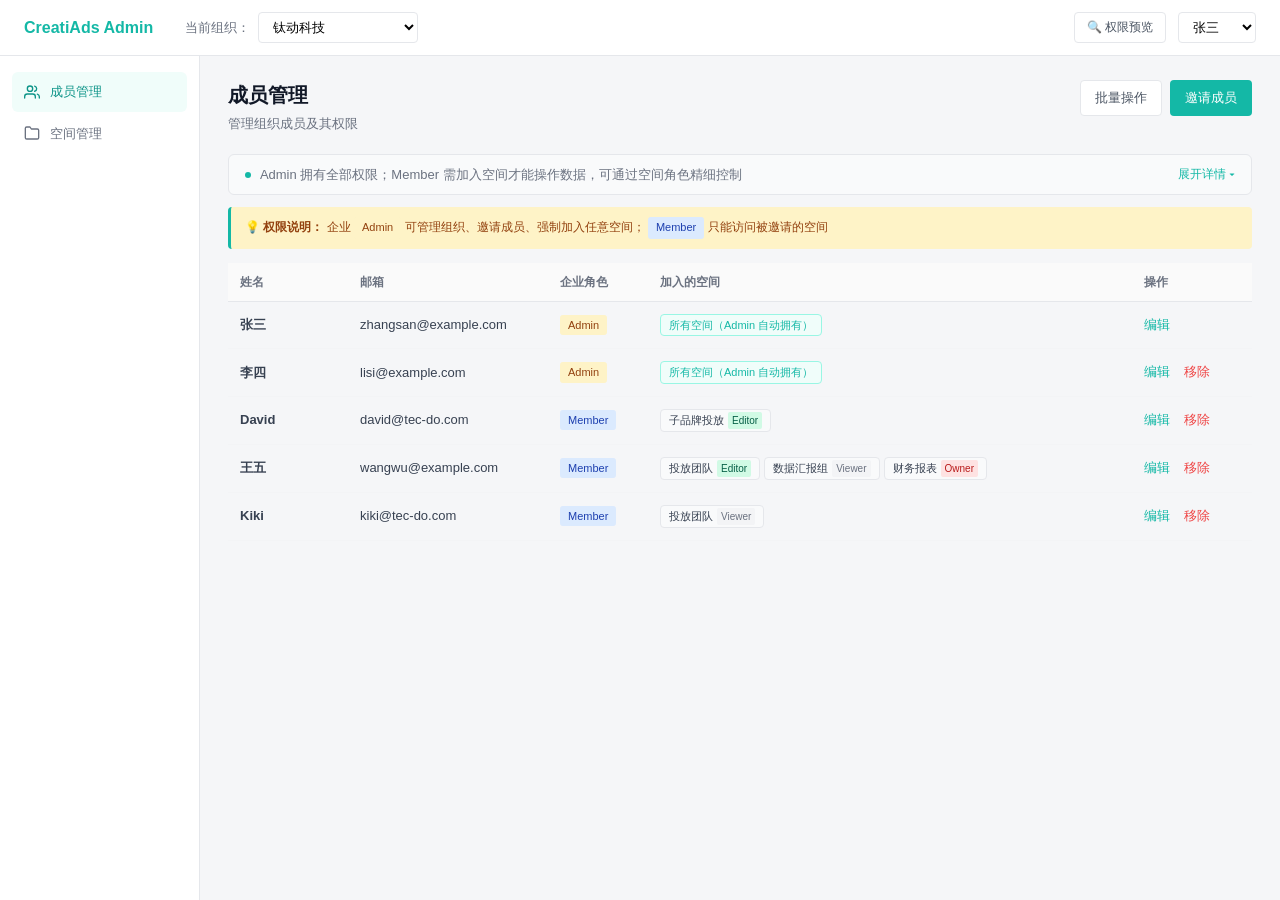
<file: admin-demo-v3/index.html>
﻿<!DOCTYPE html>
<html lang="zh-CN">
<head>
    <meta charset="UTF-8">
    <meta name="viewport" content="width=device-width, initial-scale=1.0">
    <title>Admin 后台 v3 - CreatiAds</title>
    <link rel="stylesheet" href="styles.css">
</head>
<body>
    <!-- 顶部导航栏 -->
    <header class="top-bar">
        <div class="top-bar-left">
            <div class="logo">CreatiAds Admin</div>
            <div class="context-switcher">
                <span class="context-label">当前组织：</span>
                <select id="orgSelector" onchange="switchOrg(this.value)">
                    <!-- 动态渲染 -->
                </select>
            </div>
        </div>
        <div class="top-bar-right">
            <button class="btn btn-ghost btn-sm" onclick="openPermissionPreview()" title="模拟其他用户的视角，查看其能访问的资源">
                🔍 权限预览
            </button>
            <select id="userSwitcher" onchange="switchUser(this.value)" title="演示用：切换当前登录用户">
                <!-- 动态渲染 -->
            </select>
        </div>
    </header>

    <div class="main-container">
        <!-- 左侧菜单 -->
        <aside class="sidebar">
            <nav class="nav-menu">
                <a href="#" class="nav-item active" data-page="members" onclick="navigateTo('members')">
                    <span class="nav-icon">
                        <svg viewBox="0 0 24 24" width="16" height="16" fill="none" stroke="currentColor" stroke-width="2" stroke-linecap="round" stroke-linejoin="round"><path d="M17 21v-2a4 4 0 0 0-4-4H5a4 4 0 0 0-4 4v2"/><circle cx="9" cy="7" r="4"/><path d="M23 21v-2a4 4 0 0 0-3-3.87"/><path d="M16 3.13a4 4 0 0 1 0 7.75"/></svg>
                    </span>
                    <span class="nav-text">成员管理</span>
                </a>
                <a href="#" class="nav-item" data-page="workspaces" onclick="navigateTo('workspaces')">
                    <span class="nav-icon">
                        <svg viewBox="0 0 24 24" width="16" height="16" fill="none" stroke="currentColor" stroke-width="2" stroke-linecap="round" stroke-linejoin="round"><path d="M22 19a2 2 0 0 1-2 2H4a2 2 0 0 1-2-2V5a2 2 0 0 1 2-2h5l2 3h9a2 2 0 0 1 2 2z"/></svg>
                    </span>
                    <span class="nav-text">空间管理</span>
                </a>
            </nav>
        </aside>

        <!-- 右侧内容区 -->
        <main class="content-area">
            <!-- ===== 成员管理页 ===== -->
            <div id="membersPage" class="page-content active">
                <div class="page-header">
                    <div>
                        <h1>成员管理</h1>
                        <p class="page-desc">管理组织成员及其权限</p>
                    </div>
                    <div class="page-actions">
                        <button class="btn btn-ghost" id="batchActionBtn" onclick="toggleBatchMode()">批量操作</button>
                        <button class="btn btn-primary" onclick="openInviteMember()">邀请成员</button>
                    </div>
                </div>

                <!-- 企业角色权限说明（一行摘要，点击展开详情） -->
                <div class="role-permission-summary" onclick="toggleRolePermissionHint()" style="cursor:pointer;">
                    <span class="role-permission-summary-text">
                        <span class="perm-dot"></span>
                        Admin 拥有全部权限；Member 需加入空间才能操作数据，可通过空间角色精细控制
                    </span>
                    <span class="role-permission-toggle" id="rolePermissionToggle">展开详情 ▾</span>
                </div>
                <div class="role-permission-hint" id="rolePermissionHint" style="display:none;">
                    <div class="role-permission-hint-header">
                        <h4>企业角色权限说明</h4>
                        <button class="btn-link" onclick="toggleRolePermissionHint()">收起 ×</button>
                    </div>
                    <table class="role-permission-table">
                        <thead>
                            <tr>
                                <th>权限项</th>
                                <th class="text-center"><span class="role-badge admin">👑 Admin</span></th>
                                <th class="text-center"><span class="role-badge member">👤 Member</span></th>
                            </tr>
                        </thead>
                        <tbody>
                            <tr>
                                <td>邀请/移除成员</td>
                                <td class="text-center"><span class="perm-yes">✓</span></td>
                                <td class="text-center"><span class="perm-no">—</span></td>
                            </tr>
                            <tr>
                                <td>修改他人企业角色</td>
                                <td class="text-center"><span class="perm-yes">✓</span></td>
                                <td class="text-center"><span class="perm-no">—</span></td>
                            </tr>
                            <tr>
                                <td>禁用/启用账号</td>
                                <td class="text-center"><span class="perm-yes">✓</span></td>
                                <td class="text-center"><span class="perm-no">—</span></td>
                            </tr>
                            <tr>
                                <td>管理订阅与计费</td>
                                <td class="text-center"><span class="perm-yes">✓</span></td>
                                <td class="text-center"><span class="perm-no">—</span></td>
                            </tr>
                            <tr>
                                <td>创建空间</td>
                                <td class="text-center"><span class="perm-yes">✓</span></td>
                                <td class="text-center"><span class="perm-yes">✓</span></td>
                            </tr>
                            <tr>
                                <td>查看所有空间</td>
                                <td class="text-center"><span class="perm-yes">✓</span></td>
                                <td class="text-center"><span class="perm-conditional">仅加入的</span></td>
                            </tr>
                            <tr>
                                <td>加入任意空间</td>
                                <td class="text-center"><span class="perm-yes">✓（强制加入）</span></td>
                                <td class="text-center"><span class="perm-conditional">需邀请</span></td>
                            </tr>
                            <tr>
                                <td>删除任意空间</td>
                                <td class="text-center"><span class="perm-yes">✓</span></td>
                                <td class="text-center"><span class="perm-conditional">仅自己 Owner 的</span></td>
                            </tr>
                            <tr>
                                <td>查看企业全部数据源</td>
                                <td class="text-center"><span class="perm-yes">✓</span></td>
                                <td class="text-center"><span class="perm-conditional">仅空间内</span></td>
                            </tr>
                        </tbody>
                    </table>
                </div>

                <div class="info-banner">
                    <strong>💡 权限说明：</strong>
                    企业 <span class="role-badge admin">Admin</span> 可管理组织、邀请成员、强制加入任意空间；
                    <span class="role-badge member">Member</span> 只能访问被邀请的空间
                </div>

                <!-- 批量操作工具栏（默认隐藏） -->
                <div class="batch-toolbar" id="batchToolbar" style="display:none;">
                    <span class="batch-info">已选 <strong id="batchSelectedCount">0</strong> 名成员</span>
                    <div class="batch-actions">
                        <button class="btn btn-ghost btn-sm" onclick="batchChangeOrgRole('Admin')">批量设为 Admin</button>
                        <button class="btn btn-ghost btn-sm" onclick="batchChangeOrgRole('Member')">批量设为 Member</button>
                        <button class="btn btn-ghost btn-sm" onclick="openBatchAddToWorkspace()">批量加入空间</button>
                        <button class="btn btn-danger btn-sm" onclick="batchRemoveMembers()">批量移除</button>
                        <button class="btn btn-ghost btn-sm" onclick="toggleBatchMode()">取消</button>
                    </div>
                </div>

                <table class="data-table">
                    <thead>
                        <tr>
                            <th class="batch-col" style="display:none;width:40px;">
                                <input type="checkbox" id="selectAllMembers" onchange="toggleSelectAllMembers()">
                            </th>
                            <th style="width:120px;">姓名</th>
                            <th style="width:200px;">邮箱</th>
                            <th style="width:100px;">企业角色</th>
                            <th>加入的空间</th>
                            <th style="width:120px;">操作</th>
                        </tr>
                    </thead>
                    <tbody id="memberTableBody">
                        <!-- 动态渲染 -->
                    </tbody>
                </table>
            </div>

            <!-- ===== 空间管理页 ===== -->
            <div id="workspacesPage" class="page-content">
                <div class="page-header">
                    <div>
                        <h1>空间管理</h1>
                        <p class="page-desc">协作空间是数据源、看板、成员的容器。点击进入可配置空间角色</p>
                    </div>
                    <button class="btn btn-primary" onclick="openCreateWorkspace()">+ 创建空间</button>
                </div>

                <div class="workspace-grid" id="workspaceGrid">
                    <!-- 动态渲染 -->
                </div>
            </div>

        </main>
    </div>

    <!-- ===== 邀请成员抽屉 ===== -->
    <div class="modal-overlay drawer-overlay" id="inviteModal" style="display:none;">
        <div class="modal drawer">
            <div class="modal-header">
                <div>
                    <h3>邀请成员</h3>
                    <p class="modal-subtitle">支持单个邀请或批量邀请（每行一个邮箱）</p>
                </div>
                <button class="modal-close" onclick="closeInviteMember()">&times;</button>
            </div>
            <div class="modal-body">
                <div class="form-group">
                    <label>邮箱 <span class="required">*</span></label>
                    <textarea class="form-input" id="inviteEmail" rows="3" placeholder="member@example.com&#10;支持多个邮箱，每行一个"></textarea>
                    <div class="form-hint">单个邀请填一个邮箱；批量邀请每行一个邮箱</div>
                </div>
                <div class="form-group">
                    <label>企业角色 <span class="required">*</span></label>
                    <select class="form-input" id="inviteOrgRole">
                        <option value="Member">Member（成员）</option>
                        <option value="Admin">Admin（管理员）</option>
                    </select>
                    <div class="form-hint">Admin 可管理组织和所有空间，Member 仅能访问被邀请的空间</div>
                </div>
                <div class="form-group">
                    <label>加入的空间</label>
                    <div class="checkbox-list" id="inviteWorkspaceList">
                        <!-- 动态渲染 -->
                    </div>
                    <div class="form-hint">可不选；后续可在编辑成员处调整</div>
                </div>
            </div>
            <div class="modal-footer">
                <button class="btn btn-ghost" onclick="closeInviteMember()">取消</button>
                <button class="btn btn-primary" onclick="confirmInviteMember()">发送邀请</button>
            </div>
        </div>
    </div>

    <!-- ===== 编辑成员抽屉 ===== -->
    <div class="modal-overlay drawer-overlay" id="editMemberModal" style="display:none;">
        <div class="modal drawer">
            <div class="modal-header">
                <h3>编辑成员</h3>
                <button class="modal-close" onclick="closeEditMember()">&times;</button>
            </div>
            <div class="modal-body">
                <div class="form-group">
                    <label>姓名</label>
                    <input type="text" class="form-input" id="editMemberName" disabled>
                </div>
                <div class="form-group">
                    <label>邮箱</label>
                    <input type="email" class="form-input" id="editMemberEmail" disabled>
                </div>
                <div class="form-group">
                    <label>企业角色 <span class="required">*</span></label>
                    <select class="form-input" id="editOrgRole">
                        <option value="Member">Member（成员）</option>
                        <option value="Admin">Admin（管理员）</option>
                    </select>
                </div>
                <div class="form-group">
                    <label>加入的空间及角色</label>
                    <div class="workspace-role-list" id="editWorkspaceRoleList">
                        <!-- 动态渲染 -->
                    </div>
                </div>
            </div>
            <div class="modal-footer">
                <button class="btn btn-ghost" onclick="closeEditMember()">取消</button>
                <button class="btn btn-primary" onclick="confirmEditMember()">保存</button>
            </div>
        </div>
    </div>

    <!-- ===== 空间详情抽屉 ===== -->
    <div class="modal-overlay drawer-overlay" id="workspaceDetailModal" style="display:none;">
        <div class="modal drawer drawer-wide">
            <div class="modal-header">
                <div>
                    <h3 id="wsDetailTitle">空间详情</h3>
                    <p class="modal-subtitle" id="wsDetailSubtitle"></p>
                </div>
                <button class="modal-close" onclick="closeWorkspaceDetail()">&times;</button>
            </div>
            <div class="modal-body">
                <div class="tab-bar">
                    <button class="tab-btn active" data-tab="info" onclick="switchWsDetailTab('info')">基本信息</button>
                    <button class="tab-btn" data-tab="members" onclick="switchWsDetailTab('members')">成员管理</button>
                    <button class="tab-btn" data-tab="datasources" onclick="switchWsDetailTab('datasources')">数据源</button>
                    <button class="tab-btn" data-tab="resources" onclick="switchWsDetailTab('resources')">报表</button>
                    <button class="tab-btn" data-tab="datapermissions" onclick="switchWsDetailTab('datapermissions')">数据权限</button>
                    <button class="tab-btn" data-tab="settings" onclick="switchWsDetailTab('settings')">空间设置</button>
                </div>

                <!-- 基本信息 Tab -->
                <div class="tab-content active" id="wsDetailInfoTab">
                    <div class="form-group">
                        <label>空间图标</label>
                        <div class="ws-icon-upload">
                            <div class="ws-icon-preview" id="wsDetailIconPreview">
                                <span id="wsDetailIconText">空</span>
                            </div>
                            <div class="ws-icon-upload-info">
                                <div style="font-size:13px;color:#374151;margin-bottom:4px;">默认使用空间名称首字</div>
                                <input type="file" id="wsDetailIconFile" accept="image/*" onchange="handleWsDetailIconUpload(this)" style="display:none;">
                                <button class="btn btn-ghost btn-sm" id="btnUploadDetailIcon" onclick="document.getElementById('wsDetailIconFile').click()">上传自定义图标</button>
                                <button class="btn btn-ghost btn-sm" id="btnResetDetailIcon" style="display:none;" onclick="resetWsDetailIcon()">恢复默认</button>
                            </div>
                        </div>
                        <div class="form-hint">建议上传正方形图片，支持 JPG、PNG，最大 2MB</div>
                    </div>
                    <div class="form-group">
                        <label>空间名称 <span class="required">*</span></label>
                        <input type="text" class="form-input" id="wsDetailName" onkeyup="updateWsDetailIconPreview()">
                    </div>
                    <div class="form-group">
                        <label>空间描述</label>
                        <textarea class="form-input" id="wsDetailDesc" rows="3" placeholder="描述这个空间的用途"></textarea>
                    </div>
                    <div class="form-group">
                        <label>Owner</label>
                        <select class="form-input" id="wsDetailOwner">
                            <!-- 动态渲染 -->
                        </select>
                        <div class="form-hint">空间 Owner 拥有最高管理权限。仅当前 Owner 或企业 Admin 可转让</div>
                    </div>
                    <div class="form-group" id="wsDetailDangerZone">
                        <div class="danger-actions">
                            <button class="btn btn-danger btn-sm" onclick="deleteWorkspaceFromDetail()">删除空间</button>
                        </div>
                        <div class="form-hint">删除后空间内所有数据将永久丢失，无法恢复</div>
                    </div>
                </div>

                <!-- 成员管理 Tab -->
                <div class="tab-content" id="wsDetailMembersTab" style="display:none;">
                    <!-- 空间角色权限说明（一行摘要，点击展开详情） -->
                    <div class="role-permission-summary" onclick="toggleWsRolePermissionHint()" style="cursor:pointer;">
                        <span class="role-permission-summary-text">
                            <span class="perm-dot"></span>
                            Owner 拥有空间最高权限；Editor 可创建/编辑数据；Viewer 默认无权限，被分享资源后自动加入空间，仅能查看被分享的内容
                        </span>
                        <span class="role-permission-toggle" id="wsRolePermissionToggle">展开详情 ▾</span>
                    </div>
                    <div class="role-permission-hint" id="wsRolePermissionHint" style="display:none;">
                        <div class="role-permission-hint-header">
                            <h4>空间角色权限说明</h4>
                            <button class="btn-link" onclick="toggleWsRolePermissionHint()">收起 ×</button>
                        </div>
                        <table class="role-permission-table">
                            <thead>
                                <tr>
                                    <th>权限项</th>
                                    <th class="text-center"><span class="role-badge owner">👑 Owner</span></th>
                                    <th class="text-center"><span class="role-badge editor">✏️ Editor</span></th>
                                    <th class="text-center"><span class="role-badge viewer">👁 Viewer</span></th>
                                </tr>
                            </thead>
                            <tbody>
                                <tr>
                                    <td>邀请/移出空间成员</td>
                                    <td class="text-center"><span class="perm-yes">✓</span></td>
                                    <td class="text-center"><span class="perm-no">—</span></td>
                                    <td class="text-center"><span class="perm-no">—</span></td>
                                </tr>
                                <tr>
                                    <td>修改空间设置</td>
                                    <td class="text-center"><span class="perm-yes">✓</span></td>
                                    <td class="text-center"><span class="perm-no">—</span></td>
                                    <td class="text-center"><span class="perm-no">—</span></td>
                                </tr>
                                <tr>
                                    <td>删除空间</td>
                                    <td class="text-center"><span class="perm-yes">✓</span></td>
                                    <td class="text-center"><span class="perm-no">—</span></td>
                                    <td class="text-center"><span class="perm-no">—</span></td>
                                </tr>
                                <tr>
                                    <td>转让 Owner 身份</td>
                                    <td class="text-center"><span class="perm-yes">✓</span></td>
                                    <td class="text-center"><span class="perm-no">—</span></td>
                                    <td class="text-center"><span class="perm-no">—</span></td>
                                </tr>
                                <tr>
                                    <td>添加/删除数据源</td>
                                    <td class="text-center"><span class="perm-yes">✓</span></td>
                                    <td class="text-center"><span class="perm-yes">✓</span></td>
                                    <td class="text-center"><span class="perm-no">—</span></td>
                                </tr>
                                <tr>
                                    <td>使用数据源做分析</td>
                                    <td class="text-center"><span class="perm-yes">✓</span></td>
                                    <td class="text-center"><span class="perm-yes">✓</span></td>
                                    <td class="text-center"><span class="perm-conditional">仅被分享时</span></td>
                                </tr>
                                <tr>
                                    <td>创建/编辑看板</td>
                                    <td class="text-center"><span class="perm-yes">✓</span></td>
                                    <td class="text-center"><span class="perm-yes">✓</span></td>
                                    <td class="text-center"><span class="perm-conditional">仅被分享时</span></td>
                                </tr>
                                <tr>
                                    <td>查看空间内看板</td>
                                    <td class="text-center"><span class="perm-yes">✓</span></td>
                                    <td class="text-center"><span class="perm-yes">✓</span></td>
                                    <td class="text-center"><span class="perm-conditional">仅被分享时</span></td>
                                </tr>
                                <tr>
                                    <td>查看分享给自己的资源</td>
                                    <td class="text-center"><span class="perm-yes">✓</span></td>
                                    <td class="text-center"><span class="perm-yes">✓</span></td>
                                    <td class="text-center"><span class="perm-yes">✓</span></td>
                                </tr>
                                <tr>
                                    <td>在空间内使用 AI</td>
                                    <td class="text-center"><span class="perm-yes">✓</span></td>
                                    <td class="text-center"><span class="perm-yes">✓</span></td>
                                    <td class="text-center"><span class="perm-conditional">仅问答</span></td>
                                </tr>
                            </tbody>
                        </table>
                    </div>

                    <div class="ws-members-header">
                        <span class="ws-members-count" id="wsMembersCount"></span>
                        <div class="page-actions">
                            <button class="btn btn-ghost btn-sm" onclick="openBatchAddMembersToWs()">批量添加</button>
                            <button class="btn btn-primary btn-sm" onclick="openAddMemberToWs()">+ 添加成员</button>
                        </div>
                    </div>
                    <table class="data-table">
                        <thead>
                            <tr>
                                <th>姓名</th>
                                <th>邮箱</th>
                                <th style="width:100px;">企业角色</th>
                                <th style="width:140px;">空间角色</th>
                                <th style="width:80px;">操作</th>
                            </tr>
                        </thead>
                        <tbody id="wsMembersTableBody"></tbody>
                    </table>
                </div>

                <!-- 数据源 Tab -->
                <div class="tab-content" id="wsDetailDatasourcesTab" style="display:none;">
                    <div class="tab-content-header">
                        <span class="tab-content-desc" id="wsDatasourceDesc"></span>
                    </div>
                    <table class="data-table">
                        <thead>
                            <tr>
                                <th>连接器名称</th>
                                <th>连接器类型</th>
                                <th>状态</th>
                                <th style="width:80px;">操作</th>
                            </tr>
                        </thead>
                        <tbody id="wsDatasourcesTableBody"></tbody>
                    </table>
                </div>

                <!-- 报表 Tab -->
                <div class="tab-content" id="wsDetailResourcesTab" style="display:none;">
                    <div class="tab-content-header">
                        <span class="tab-content-desc">空间内的看板和分析，可批量转移所有权</span>
                    </div>
                    <table class="data-table">
                        <thead>
                            <tr>
                                <th>名称</th>
                                <th>创建者</th>
                                <th style="width:80px;">操作</th>
                            </tr>
                        </thead>
                        <tbody id="wsResourcesTableBody"></tbody>
                    </table>
                </div>

                <!-- 数据权限 Tab -->
                <div class="tab-content" id="wsDetailDataPermissionsTab" style="display:none;">

                    <!-- 成员权限表 -->
                    <div class="dp-section-title">
                        <div>
                            <div class="dp-section-h">成员数据权限</div>
                            <div class="dp-section-sub" id="wsMemberPermDesc"></div>
                        </div>
                        <button class="btn btn-primary btn-sm" id="btnBulkGrant" onclick="openBulkGrantModal()" style="display:none;">批量授权</button>
                    </div>

                    <table class="data-table dp-member-perm-table">
                        <thead>
                            <tr>
                                <th style="width:26%;">成员</th>
                                <th style="width:90px;">空间角色</th>
                                <th style="width:190px;">数据权限档位</th>
                                <th>可见账户</th>
                                <th style="width:100px; white-space:nowrap;">操作</th>
                            </tr>
                        </thead>
                        <tbody id="wsMemberPermTableBody"></tbody>
                    </table>
                </div>

                <!-- 追加账户勾选面板 -->
                <div class="modal-overlay" id="extraGrantModal" style="display:none;" onclick="if(event.target===this) closeExtraGrantModal()">
                    <div class="modal" style="max-width: 620px;">
                        <div class="modal-header">
                            <div>
                                <h3>追加账户授权</h3>
                                <p class="modal-subtitle" id="extraGrantSubtitle"></p>
                            </div>
                            <button class="modal-close" onclick="closeExtraGrantModal()">&times;</button>
                        </div>
                        <div class="modal-body">
                            <div class="form-hint" style="margin-bottom: 10px;">
                                除了 TA 自己授权的账户，还额外允许 TA 看到下面勾选的账户：
                            </div>

                            <!-- 搜索框 -->
                            <div class="dp-search-box">
                                <svg viewBox="0 0 24 24" width="14" height="14" fill="none" stroke="#94a3b8" stroke-width="2"><circle cx="11" cy="11" r="8"/><path d="M21 21l-4.35-4.35"/></svg>
                                <input type="text" id="extraGrantSearch" placeholder="搜索账户名 或 广告主（多个用空格/逗号分隔）..." oninput="renderExtraGrantList()">
                            </div>

                            <!-- 批量操作栏 -->
                            <div class="dp-batch-bar">
                                <span class="dp-batch-info" id="extraGrantBatchInfo">已选 0 / 0</span>
                                <div class="dp-batch-actions">
                                    <button class="btn-link" onclick="extraGrantSelectAll(true)">全选可见</button>
                                    <button class="btn-link" onclick="extraGrantSelectAll(false)">全部取消</button>
                                </div>
                            </div>

                            <div id="extraGrantAccountList" class="dp-extra-list"></div>
                        </div>
                        <div class="modal-footer">
                            <button class="btn btn-ghost" onclick="closeExtraGrantModal()">取消</button>
                            <button class="btn btn-primary" onclick="saveExtraGrant()">保存</button>
                        </div>
                    </div>
                </div>

                <!-- 批量授权面板：多账户 × 多成员 -->
                <div class="modal-overlay" id="bulkGrantModal" style="display:none;" onclick="if(event.target===this) closeBulkGrantModal()">
                    <div class="modal" style="max-width: 900px;">
                        <div class="modal-header">
                            <div>
                                <h3>批量授权账户</h3>
                                <p class="modal-subtitle">选择账户 + 选择成员，一次把所选账户开放给所有所选成员</p>
                            </div>
                            <button class="modal-close" onclick="closeBulkGrantModal()">&times;</button>
                        </div>
                        <div class="modal-body" style="padding: 16px 20px;">
                            <div class="dp-bulk-grid">
                                <!-- 左：账户 -->
                                <div class="dp-bulk-col">
                                    <div class="dp-bulk-col-head">
                                        <span class="dp-bulk-col-title">1. 选择广告账户</span>
                                        <span class="dp-bulk-col-count" id="bulkAccCount">0 / 0</span>
                                    </div>
                                    <div class="dp-search-box">
                                        <svg viewBox="0 0 24 24" width="14" height="14" fill="none" stroke="#94a3b8" stroke-width="2"><circle cx="11" cy="11" r="8"/><path d="M21 21l-4.35-4.35"/></svg>
                                        <input type="text" id="bulkAccSearch" placeholder="账户名 / 授权人（多个用空格分隔）" oninput="renderBulkAccList()">
                                    </div>
                                    <div class="dp-bulk-actions">
                                        <button class="btn-link" onclick="bulkSelectAllAccounts(true)">全选可见</button>
                                        <button class="btn-link" onclick="bulkSelectAllAccounts(false)">全部取消</button>
                                    </div>
                                    <div id="bulkAccList" class="dp-bulk-list"></div>
                                </div>

                                <!-- 右：成员 -->
                                <div class="dp-bulk-col">
                                    <div class="dp-bulk-col-head">
                                        <span class="dp-bulk-col-title">2. 选择成员</span>
                                        <span class="dp-bulk-col-count" id="bulkMemberCount">0 / 0</span>
                                    </div>
                                    <div class="dp-search-box">
                                        <svg viewBox="0 0 24 24" width="14" height="14" fill="none" stroke="#94a3b8" stroke-width="2"><circle cx="11" cy="11" r="8"/><path d="M21 21l-4.35-4.35"/></svg>
                                        <input type="text" id="bulkMemberSearch" placeholder="姓名 / 邮箱（多个用空格分隔）" oninput="renderBulkMemberList()">
                                    </div>
                                    <div class="dp-bulk-actions">
                                        <button class="btn-link" onclick="bulkSelectAllMembers(true)">全选可见</button>
                                        <button class="btn-link" onclick="bulkSelectAllMembers(false)">全部取消</button>
                                    </div>
                                    <div id="bulkMemberList" class="dp-bulk-list"></div>
                                </div>
                            </div>

                            <div class="dp-bulk-preview" id="bulkPreview"></div>
                        </div>
                        <div class="modal-footer">
                            <button class="btn btn-ghost" onclick="closeBulkGrantModal()">取消</button>
                            <button class="btn btn-primary" onclick="saveBulkGrant()">追加授权</button>
                        </div>
                    </div>
                </div>

                <!-- 空间设置 Tab -->
                <div class="tab-content" id="wsDetailSettingsTab" style="display:none;">
                    <div class="settings-section">
                        <h4 class="settings-section-title">默认权限</h4>
                        <div class="settings-item">
                            <div class="settings-item-info">
                                <div class="settings-item-label">新成员默认空间角色</div>
                                <div class="settings-item-desc">邀请加入空间时的默认角色</div>
                            </div>
                            <select class="settings-select" id="wsSettingDefaultRole">
                                <option value="Owner">Owner</option>
                                <option value="Editor">Editor (推荐)</option>
                                <option value="Viewer">Viewer</option>
                            </select>
                        </div>
                        <div class="settings-item">
                            <div class="settings-item-info">
                                <div class="settings-item-label">数据源对空间可见</div>
                                <div class="settings-item-desc">新增数据源默认共享给所有空间成员</div>
                            </div>
                            <label class="switch">
                                <input type="checkbox" id="wsSettingDatasourceVisible">
                                <span class="switch-slider"></span>
                            </label>
                        </div>
                        <div class="settings-item">
                            <div class="settings-item-info">
                                <div class="settings-item-label">允许成员邀请他人</div>
                                <div class="settings-item-desc">关闭后仅 Owner 可邀请</div>
                            </div>
                            <label class="switch">
                                <input type="checkbox" id="wsSettingAllowInvite">
                                <span class="switch-slider"></span>
                            </label>
                        </div>
                    </div>

                    <div class="settings-section">
                        <h4 class="settings-section-title">分享设置</h4>
                        <div class="settings-item">
                            <div class="settings-item-info">
                                <div class="settings-item-label">允许外部链接分享</div>
                                <div class="settings-item-desc">本空间内容可对外生成分享链接</div>
                            </div>
                            <label class="switch">
                                <input type="checkbox" id="wsSettingExternalShare">
                                <span class="switch-slider"></span>
                            </label>
                        </div>
                    </div>
                    
                    <div style="margin-top: 24px; padding-top: 16px; border-top: 1px solid #e5e7eb;">
                        <button class="btn btn-primary btn-sm" onclick="saveWsSettings()">保存设置</button>
                    </div>
                </div>
            </div>
            <div class="modal-footer">
                <button class="btn btn-ghost" onclick="closeWorkspaceDetail()">关闭</button>
                <button class="btn btn-primary" id="btnSaveWsInfo" onclick="saveWorkspaceInfo()">保存修改</button>
            </div>
        </div>
    </div>

    <!-- ===== 添加成员到空间弹窗 ===== -->
    <div class="modal-overlay" id="addMemberToWsModal" style="display:none;">
        <div class="modal">
            <div class="modal-header">
                <h3>添加成员到空间</h3>
                <button class="modal-close" onclick="closeAddMemberToWs()">&times;</button>
            </div>
            <div class="modal-body">
                <div class="form-group">
                    <label>选择成员 <span class="required">*</span></label>
                    <select class="form-input" id="addMemberToWsUserSelect">
                        <!-- 动态渲染 -->
                    </select>
                </div>
                <div class="form-group">
                    <label>空间角色 <span class="required">*</span></label>
                    <select class="form-input" id="addMemberToWsRole">
                        <option value="Editor">Editor</option>
                        <option value="Owner">Owner</option>
                        <option value="Viewer">Viewer</option>
                    </select>
                </div>
            </div>
            <div class="modal-footer">
                <button class="btn btn-ghost" onclick="closeAddMemberToWs()">取消</button>
                <button class="btn btn-primary" onclick="confirmAddMemberToWs()">添加</button>
            </div>
        </div>
    </div>

    <!-- ===== 批量添加成员到当前空间弹窗（空间详情页用） ===== -->
    <div class="modal-overlay" id="batchAddMembersToWsModal" style="display:none;">
        <div class="modal">
            <div class="modal-header">
                <h3>批量添加成员到空间</h3>
                <button class="modal-close" onclick="closeBatchAddMembersToWs()">&times;</button>
            </div>
            <div class="modal-body">
                <div class="form-group">
                    <label>邮箱 <span class="required">*</span></label>
                    <textarea class="form-input" id="batchAddMembersEmails" rows="4" placeholder="member@example.com&#10;支持多个邮箱，每行一个"></textarea>
                    <div class="form-hint">单个邀请填一个邮箱；批量邀请每行一个邮箱</div>
                </div>
                <div class="form-group">
                    <label>空间角色 <span class="required">*</span></label>
                    <select class="form-input" id="batchAddMembersRole">
                        <option value="Editor">Editor</option>
                        <option value="Viewer">Viewer</option>
                        <option value="Owner">Owner</option>
                    </select>
                    <div class="form-hint">所有填入的成员将以此角色加入该空间</div>
                </div>
            </div>
            <div class="modal-footer">
                <button class="btn btn-ghost" onclick="closeBatchAddMembersToWs()">取消</button>
                <button class="btn btn-primary" onclick="confirmBatchAddMembersToWs()">确认添加</button>
            </div>
        </div>
    </div>

    <!-- ===== 创建空间弹窗 ===== -->
    <div class="modal-overlay" id="createWsModal" style="display:none;">
        <div class="modal">
            <div class="modal-header">
                <h3>创建空间</h3>
                <button class="modal-close" onclick="closeCreateWorkspace()">&times;</button>
            </div>
            <div class="modal-body">
                <div class="form-group">
                    <label>空间名称 <span class="required">*</span></label>
                    <input type="text" class="form-input" id="createWsName" placeholder="如：客户A项目" onkeyup="updateWsIconPreview()">
                </div>
                <div class="form-group">
                    <label>空间描述</label>
                    <textarea class="form-input" id="createWsDesc" rows="2" placeholder="描述这个空间的用途"></textarea>
                </div>
                <div class="form-group">
                    <label>空间图标</label>
                    <div class="ws-icon-upload">
                        <div class="ws-icon-preview" id="createWsIconPreview">
                            <span id="createWsIconText">空</span>
                        </div>
                        <div class="ws-icon-upload-info">
                            <div style="font-size:13px;color:#374151;margin-bottom:4px;">默认使用空间名称首字</div>
                            <input type="file" id="createWsIconFile" accept="image/*" onchange="handleWsIconUpload(this)" style="display:none;">
                            <button class="btn btn-ghost btn-sm" onclick="document.getElementById('createWsIconFile').click()">上传自定义图标</button>
                            <button class="btn btn-ghost btn-sm" id="btnResetCreateIcon" style="display:none;" onclick="resetCreateWsIcon()">恢复默认</button>
                        </div>
                    </div>
                    <div class="form-hint">建议上传正方形图片，支持 JPG、PNG，最大 2MB</div>
                </div>
                <div class="info-banner small">
                    创建后您将自动成为该空间的 Owner
                </div>
            </div>
            <div class="modal-footer">
                <button class="btn btn-ghost" onclick="closeCreateWorkspace()">取消</button>
                <button class="btn btn-primary" onclick="confirmCreateWorkspace()">创建</button>
            </div>
        </div>
    </div>

    <!-- ===== 批量加入空间弹窗（成员管理页用） ===== -->
    <div class="modal-overlay" id="batchAddWsModal" style="display:none;">
        <div class="modal">
            <div class="modal-header">
                <h3>批量加入空间</h3>
                <button class="modal-close" onclick="closeBatchAddToWorkspace()">&times;</button>
            </div>
            <div class="modal-body">
                <div class="info-banner small">
                    将选中的 <strong id="batchAddWsCount"></strong> 名成员批量加入空间
                </div>
                <div class="form-group">
                    <label>选择空间 <span class="required">*</span></label>
                    <select class="form-input" id="batchAddWsSelect">
                        <!-- 动态渲染 -->
                    </select>
                </div>
                <div class="form-group">
                    <label>空间角色 <span class="required">*</span></label>
                    <select class="form-input" id="batchAddWsRole">
                        <option value="Editor">Editor</option>
                        <option value="Viewer">Viewer</option>
                        <option value="Owner">Owner</option>
                    </select>
                    <div class="form-hint">所有选中的成员将以此角色加入该空间</div>
                </div>
            </div>
            <div class="modal-footer">
                <button class="btn btn-ghost" onclick="closeBatchAddToWorkspace()">取消</button>
                <button class="btn btn-primary" onclick="confirmBatchAddToWorkspace()">确认添加</button>
            </div>
        </div>
    </div>

    <!-- ===== 权限预览抽屉 ===== -->
    <div class="modal-overlay drawer-overlay" id="permissionPreviewModal" style="display:none;">
        <div class="modal drawer drawer-wide">
            <div class="modal-header">
                <div>
                    <h3>权限预览</h3>
                    <p class="modal-subtitle">模拟某个用户的视角，查看其在组织中拥有的权限</p>
                </div>
                <button class="modal-close" onclick="closePermissionPreview()">&times;</button>
            </div>
            <div class="modal-body">
                <div class="form-group">
                    <label>选择要预览的用户</label>
                    <select class="form-input" id="previewUserSelect" onchange="renderPermissionPreview()">
                        <!-- 动态渲染 -->
                    </select>
                </div>

                <div id="previewContent">
                    <!-- 动态渲染 -->
                </div>
            </div>
            <div class="modal-footer">
                <button class="btn btn-ghost" onclick="closePermissionPreview()">关闭</button>
            </div>
        </div>
    </div>

    <script src="data.js"></script>
    <script src="script.js"></script>
</body>
</html>
</file>
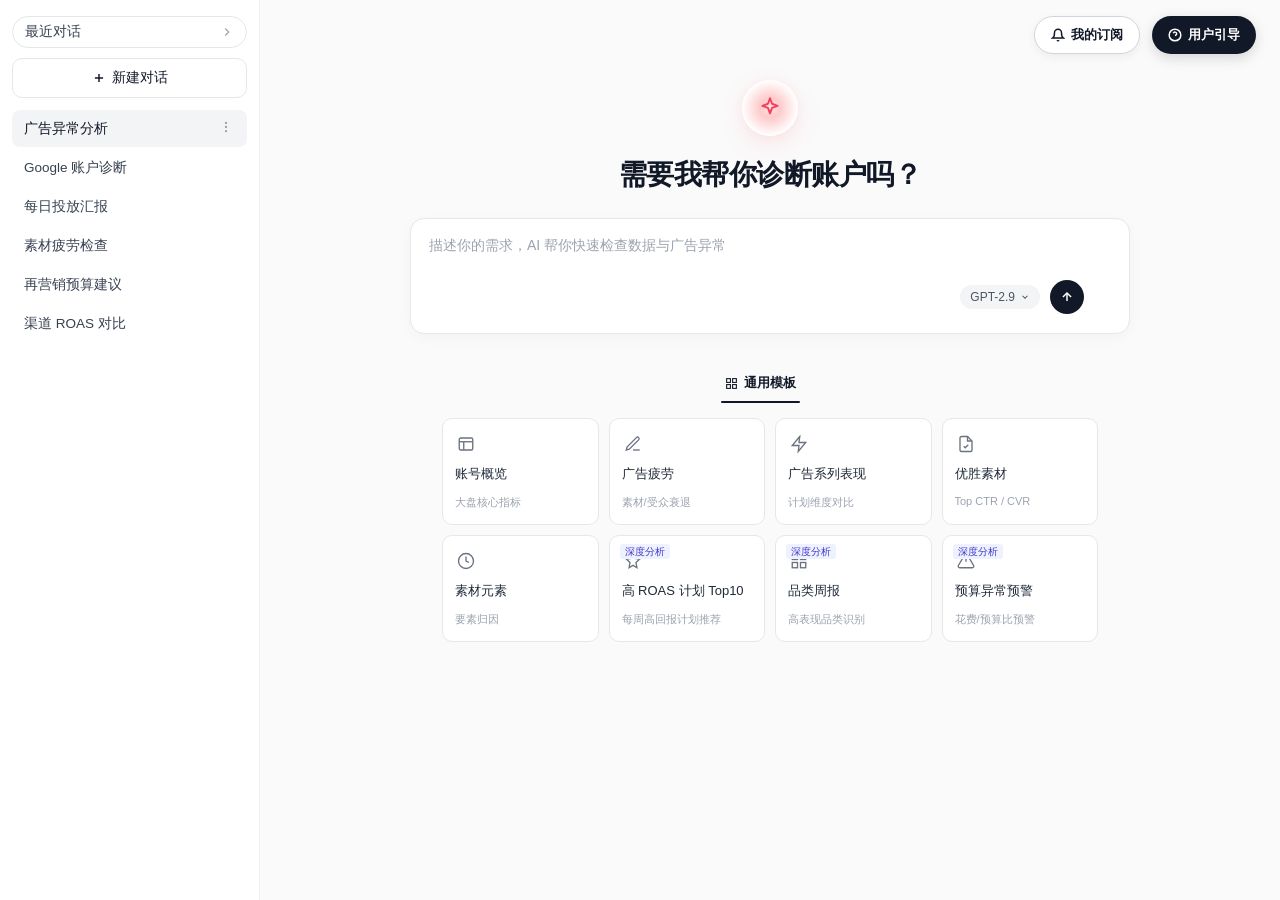
<file: agent-demo/index.html>
<!DOCTYPE html>
<html lang="zh-CN">
<head>
<meta charset="UTF-8">
<meta name="viewport" content="width=device-width, initial-scale=1.0">
<title>Agent - Creatiads</title>
<style>
* {
  margin: 0;
  padding: 0;
  box-sizing: border-box;
}

body {
  font-family: -apple-system, BlinkMacSystemFont, "Segoe UI", "PingFang SC", "Hiragino Sans GB", sans-serif;
  background: #fafafa;
  color: #1f2937;
  height: 100vh;
  overflow: hidden;
}

.container {
  display: flex;
  height: 100vh;
}

/* 左侧对话历史（Agent 二级栏） */
.sidebar {
  width: 260px;
  background: #ffffff;
  border-right: 1px solid #f0f0f0;
  display: flex;
  flex-direction: column;
  flex-shrink: 0;
  padding: 16px 12px 12px;
  gap: 10px;
}

/* 顶部标题栏：最近对话 › */
.sidebar-title-bar {
  display: flex;
  align-items: center;
  justify-content: space-between;
  padding: 6px 12px;
  border: 1px solid #e5e7eb;
  border-radius: 999px;
  background: #ffffff;
}
.sidebar-title {
  font-size: 13.5px;
  font-weight: 500;
  color: #374151;
}
.sidebar-title-more {
  background: none;
  border: none;
  cursor: pointer;
  color: #9ca3af;
  display: flex;
  align-items: center;
  padding: 0;
}
.sidebar-title-more:hover { color: #111827; }

/* 新建对话 */
.new-analysis-btn {
  padding: 10px 14px;
  background: #ffffff;
  color: #111827;
  border: 1px solid #e5e7eb;
  border-radius: 10px;
  font-size: 13.5px;
  font-weight: 500;
  cursor: pointer;
  display: flex;
  align-items: center;
  justify-content: center;
  gap: 6px;
  transition: all 0.15s;
}
.new-analysis-btn:hover {
  background: #f9fafb;
  border-color: #d1d5db;
}

.conversation-list {
  flex: 1;
  overflow-y: auto;
  padding: 2px 0;
  display: flex;
  flex-direction: column;
  gap: 2px;
}

.conversation-item {
  display: flex;
  align-items: center;
  gap: 10px;
  padding: 8px 12px;
  border-radius: 8px;
  cursor: pointer;
  transition: background 0.15s;
  position: relative;
}
.conversation-item:hover {
  background: #f3f4f6;
}
.conversation-item.active {
  background: #f3f4f6;
  border-left: none;
}
.conversation-item .conv-menu {
  opacity: 0;
  color: #9ca3af;
  margin-left: auto;
  transition: opacity 0.15s;
}
.conversation-item:hover .conv-menu,
.conversation-item.active .conv-menu {
  opacity: 1;
}

.conversation-title {
  flex: 1;
  min-width: 0;
  font-size: 13.5px;
  font-weight: 400;
  color: #374151;
  white-space: nowrap;
  overflow: hidden;
  text-overflow: ellipsis;
}
.conversation-item.active .conversation-title {
  color: #111827;
  font-weight: 500;
}
.conv-menu {
  background: none;
  border: none;
  cursor: pointer;
  padding: 2px;
  border-radius: 4px;
}
.conv-menu:hover {
  background: rgba(0, 0, 0, 0.06);
  color: #111827;
}

/* 右侧主内容区 */
.main-content {
  flex: 1;
  display: flex;
  flex-direction: column;
  overflow: hidden;
}

.main-header {
  padding: 80px 32px 24px;
  background: transparent;
  border-bottom: none;
}

.agent-intro {
  text-align: center;
  max-width: 800px;
  margin: 0 auto;
}

.agent-icon {
  width: 56px;
  height: 56px;
  border-radius: 50%;
  display: flex;
  align-items: center;
  justify-content: center;
  margin: 0 auto 20px;
  background: radial-gradient(circle at 50% 50%, #fee2e2 0%, #fecaca 25%, #ffffff 70%);
  box-shadow: 0 8px 24px rgba(251, 113, 133, 0.15);
  position: relative;
}
.agent-icon::before {
  content: '';
  position: absolute;
  inset: -8px;
  border-radius: 50%;
  background: radial-gradient(circle at 50% 50%, rgba(251, 113, 133, 0.15) 0%, transparent 70%);
  z-index: -1;
}

.agent-title {
  font-size: 28px;
  font-weight: 600;
  margin-bottom: 0;
  color: #111827;
  letter-spacing: -0.5px;
}

.agent-desc {
  display: none;
}

.quick-actions {
  display: grid;
  grid-template-columns: repeat(auto-fit, minmax(180px, 1fr));
  gap: 16px;
  max-width: 800px;
  margin: 16px auto 0;
  padding: 0 32px;
}

/* ===== 欢迎页居中输入框 ===== */
.hero-input-outer {
  width: 100%;
  padding: 0 32px 8px;
  box-sizing: border-box;
  flex-shrink: 0;
}
.hero-input-wrapper {
  width: 100%;
  max-width: 720px;
  margin: 0 auto;
  position: relative;
  box-sizing: border-box;
}
.hero-input {
  display: block;
  width: 100%;
  box-sizing: border-box;
  padding: 18px 18px 52px;
  border: 1px solid #e5e7eb;
  border-radius: 14px;
  font-size: 14px;
  resize: none;
  outline: none;
  transition: border-color 0.2s, box-shadow 0.2s;
  font-family: inherit;
  background: white;
  min-height: 116px;
  color: #1f2937;
  box-shadow: 0 4px 14px rgba(0,0,0,0.03);
}
.hero-input::placeholder { color: #9ca3af; }
.hero-input:focus {
  border-color: #d1d5db;
  box-shadow: 0 4px 20px rgba(0,0,0,0.06);
}
.hero-input-footer {
  position: absolute;
  bottom: 20px;
  right: 46px;
  display: flex;
  align-items: center;
  gap: 10px;
}
.hero-model-chip {
  display: inline-flex;
  align-items: center;
  gap: 5px;
  padding: 5px 10px;
  background: #f3f4f6;
  color: #4b5563;
  border-radius: 999px;
  font-size: 12px;
  cursor: pointer;
  transition: background 0.15s;
  border: none;
  font-family: inherit;
}
.hero-model-chip:hover { background: #e5e7eb; }
.hero-send-btn {
  width: 34px;
  height: 34px;
  background: #111827;
  border: none;
  border-radius: 50%;
  color: white;
  cursor: pointer;
  display: flex;
  align-items: center;
  justify-content: center;
  transition: transform 0.15s;
}
.hero-send-btn:hover { transform: scale(1.05); }

/* 欢迎页轻量小卡片（4 列，超出换行） */
.quick-actions.quick-actions-hero {
  display: grid;
  grid-template-columns: repeat(4, 1fr);
  gap: 10px;
  max-width: 720px;
  margin: 12px auto 0;
  padding: 0 32px;
}
.action-subtitle-sm {
  font-size: 11px;
  color: #9ca3af;
  margin-top: 2px;
  overflow: hidden;
  text-overflow: ellipsis;
  white-space: nowrap;
}
.template-tag {
  position: absolute;
  top: 8px;
  left: 10px;
  font-size: 9.5px;
  color: #4338ca;
  background: #eef2ff;
  padding: 1px 5px;
  border-radius: 3px;
  font-weight: 500;
  line-height: 1.4;
}
.template-subscribe-btn {
  position: absolute;
  top: 6px;
  right: 6px;
  width: 22px;
  height: 22px;
  border-radius: 50%;
  background: transparent;
  color: #9ca3af;
  border: none;
  cursor: pointer;
  display: none;
  align-items: center;
  justify-content: center;
  transition: all 0.15s;
  padding: 0;
}
.action-card:hover .template-subscribe-btn { display: flex; }
.template-subscribe-btn:hover {
  background: #eef2ff;
  color: #4338ca;
}
.quick-actions-hero .action-card {
  padding: 14px 12px;
  border-radius: 10px;
  background: #ffffff;
  border: 1px solid #e5e7eb;
  text-align: left;
  display: flex;
  flex-direction: column;
  gap: 10px;
  min-height: 82px;
  position: relative;
  transition: all 0.15s;
}
.quick-actions-hero .action-card:hover {
  background: #ffffff;
  border-color: #111827;
  transform: translateY(-1px);
  box-shadow: 0 4px 12px rgba(0,0,0,0.05);
}
.quick-actions-hero .action-icon {
  width: 22px;
  height: 22px;
  margin: 0;
  background: transparent;
  color: #6b7280;
  border-radius: 0;
}
.quick-actions-hero .action-icon svg {
  width: 18px;
  height: 18px;
}
.quick-actions-hero .action-title {
  font-size: 13px;
  font-weight: 500;
  margin-bottom: 0;
  color: #1f2937;
}
.quick-actions-hero .action-subtitle { display: none; }

/* 订阅卡片：更克制的视觉，跟通用模板保持家族感 */
.quick-actions-hero .action-card--subscribed {
  background: #ffffff;
  border-color: #e5e7eb;
}
.quick-actions-hero .action-card--subscribed:hover {
  border-color: #4338ca;
  box-shadow: 0 4px 12px rgba(67, 56, 202, 0.08);
}
.quick-actions-hero .action-card--subscribed .action-icon {
  color: #4338ca;
}
.quick-actions-hero .action-card--subscribed .subscribe-badge {
  position: absolute;
  top: 10px;
  right: 10px;
  display: inline-flex;
  align-items: center;
  gap: 3px;
  background: transparent;
  color: #9ca3af;
  font-size: 10px;
  font-weight: 500;
  padding: 0;
  border-radius: 0;
  line-height: 1;
}
.quick-actions-hero .action-card--subscribed .subscribe-badge svg {
  width: 9px;
  height: 9px;
  color: #4338ca;
}
.quick-actions-hero .action-card--subscribed.paused .action-icon { color: #b45309; }
.quick-actions-hero .action-card--subscribed.paused .subscribe-badge { color: #9ca3af; }
.quick-actions-hero .action-card--subscribed.paused .subscribe-badge svg { color: #b45309; }
.quick-actions-hero .action-card--subscribed.paused:hover {
  border-color: #f59e0b;
  box-shadow: 0 4px 12px rgba(245, 158, 11, 0.08);
}

/* ===== 欢迎页：Tab 切换 ===== */
.quick-tabs-bar {
  max-width: 720px;
  margin: 24px auto 4px;
  padding: 0 32px;
  display: flex;
  align-items: center;
  gap: 4px;
}
.quick-tab {
  background: none;
  border: none;
  padding: 8px 4px 10px;
  margin-right: 20px;
  font-size: 13px;
  font-weight: 500;
  color: #9ca3af;
  cursor: pointer;
  position: relative;
  display: inline-flex;
  align-items: center;
  gap: 6px;
  transition: color 0.15s;
  font-family: inherit;
}
.quick-tab:hover { color: #4b5563; }
.quick-tab.active {
  color: #111827;
  font-weight: 600;
}
.quick-tab.active::after {
  content: '';
  position: absolute;
  left: 0;
  right: 0;
  bottom: -1px;
  height: 2px;
  background: #111827;
  border-radius: 2px;
}
.quick-tab-count {
  display: inline-flex;
  align-items: center;
  justify-content: center;
  min-width: 18px;
  height: 17px;
  padding: 0 5px;
  background: #f3f4f6;
  color: #6b7280;
  font-size: 10.5px;
  font-weight: 600;
  border-radius: 9px;
  line-height: 1;
}
.quick-tab.active .quick-tab-count {
  background: #111827;
  color: white;
}
.quick-tabs-action {
  margin-left: auto;
  background: none;
  border: none;
  color: #6b7280;
  font-size: 12px;
  cursor: pointer;
  padding: 4px 6px;
  border-radius: 6px;
  transition: color 0.15s;
  display: inline-flex;
  align-items: center;
  gap: 3px;
}
.quick-tabs-action:hover { color: #111827; }

.quick-panel { display: none; }
.quick-panel.active { display: block; }

/* 订阅卡片：复用 action-card 但增加角标与配色 */
.action-card--subscribed {
  position: relative;
}
.action-card--subscribed .action-icon {
  background: #eef2ff;
  color: #4338ca;
}
.action-card--subscribed:hover {
  border-color: #4338ca;
}
.action-card--subscribed .subscribe-badge {
  position: absolute;
  top: 10px;
  right: 10px;
  display: inline-flex;
  align-items: center;
  gap: 3px;
  background: #eef2ff;
  color: #4338ca;
  font-size: 10px;
  font-weight: 600;
  padding: 2px 6px;
  border-radius: 10px;
  line-height: 1;
}
.action-card--subscribed .subscribe-badge svg {
  width: 9px;
  height: 9px;
}
.action-card--subscribed.paused .action-icon {
  background: #fef3c7;
  color: #b45309;
}
.action-card--subscribed.paused .subscribe-badge {
  background: #fef3c7;
  color: #b45309;
}

.quick-empty {
  max-width: 800px;
  margin: 0 auto;
  padding: 40px 32px;
  text-align: center;
  color: #9ca3af;
  font-size: 13px;
}
.quick-empty svg {
  margin-bottom: 10px;
  color: #d1d5db;
}
.quick-empty-title {
  font-size: 14px;
  color: #6b7280;
  margin-bottom: 4px;
}

.main-content.in-chat .quick-tabs-bar,
.main-content.in-chat .quick-panel {
  display: none;
}

.action-card {
  background: white;
  border: 1px solid #e5e7eb;
  border-radius: 12px;
  padding: 20px;
  cursor: pointer;
  transition: all 0.2s;
  text-align: center;
}

.action-card:hover {
  border-color: #374151;
  box-shadow: 0 4px 12px rgba(0,0,0,0.05);
  transform: translateY(-2px);
}

.action-icon {
  width: 40px;
  height: 40px;
  background: #f3f4f6;
  border-radius: 10px;
  display: flex;
  align-items: center;
  justify-content: center;
  margin: 0 auto 12px;
  color: #111827;
}

.action-title {
  font-size: 14px;
  font-weight: 600;
  margin-bottom: 6px;
}

.action-subtitle {
  font-size: 12px;
  color: #9ca3af;
}

.chat-area {
  flex: 1;
  overflow-y: auto;
  padding: 24px 32px;
}

/* ===== 真实对话气泡 ===== */
.chat-thread {
  max-width: 900px;
  margin: 0 auto;
  display: flex;
  flex-direction: column;
  gap: 20px;
}

.msg-row {
  display: flex;
  gap: 12px;
  animation: msgIn 0.3s ease;
}
@keyframes msgIn {
  from { opacity: 0; transform: translateY(6px); }
  to   { opacity: 1; transform: translateY(0); }
}

.msg-row.user {
  justify-content: flex-end;
}

.msg-avatar {
  width: 28px;
  height: 28px;
  border-radius: 50%;
  display: flex;
  align-items: center;
  justify-content: center;
  flex-shrink: 0;
  font-size: 12px;
  font-weight: 600;
}
.msg-row.user .msg-avatar {
  background: #1f2937;
  color: white;
  order: 2;
}
.msg-row.agent .msg-avatar {
  background: #f3f4f6;
  color: #111827;
  border: 1px solid #e5e7eb;
}

.msg-bubble {
  max-width: 720px;
  padding: 10px 14px;
  border-radius: 12px;
  font-size: 14px;
  line-height: 1.7;
  word-wrap: break-word;
}
.msg-row.user .msg-bubble {
  background: #f3f4f6;
  color: #1f2937;
  border-bottom-right-radius: 4px;
}
.msg-row.agent .msg-bubble {
  background: transparent;
  color: #1f2937;
  padding: 0;
}
.msg-row.agent .msg-bubble strong {
  color: #111827;
  font-weight: 600;
}
.msg-row.agent .msg-bubble code {
  background: #f3f4f6;
  padding: 1px 6px;
  border-radius: 4px;
  font-size: 12.5px;
  font-family: "SF Mono", Menlo, Consolas, monospace;
  color: #b91c1c;
}
.msg-row.agent .msg-bubble p {
  margin-bottom: 12px;
}
.msg-row.agent .msg-bubble p:last-child {
  margin-bottom: 0;
}

.msg-meta {
  display: flex;
  align-items: center;
  gap: 10px;
  margin-top: 6px;
  font-size: 11px;
  color: #9ca3af;
}
.msg-meta .msg-action {
  cursor: pointer;
  padding: 2px 4px;
  border-radius: 4px;
  transition: background 0.15s;
}
.msg-meta .msg-action:hover {
  background: #f3f4f6;
  color: #6b7280;
}

/* Tool activity */
.tool-activity {
  max-width: 720px;
  margin-left: 40px;
  background: #f9fafb;
  border: 1px solid #e5e7eb;
  border-radius: 10px;
  padding: 10px 14px;
  font-size: 12.5px;
  color: #4b5563;
  display: flex;
  align-items: center;
  gap: 8px;
  cursor: pointer;
  animation: msgIn 0.3s ease;
}
.tool-activity .tool-dot {
  width: 8px;
  height: 8px;
  border-radius: 50%;
  background: #374151;
  flex-shrink: 0;
}
.tool-activity .tool-dot.running {
  background: #f59e0b;
  animation: dotPulse 1s ease-in-out infinite;
}
@keyframes dotPulse {
  0%, 100% { opacity: 1; }
  50% { opacity: 0.4; }
}
.tool-activity .tool-label {
  font-weight: 500;
  color: #1f2937;
}
.tool-activity .tool-latest {
  color: #6b7280;
  margin-left: auto;
}
.tool-activity .tool-caret {
  color: #9ca3af;
}

/* Data scope 顶部条 */
.data-scope-bar {
  max-width: 900px;
  margin: 0 auto 20px;
  display: flex;
  align-items: center;
  gap: 8px;
  font-size: 12px;
  color: #6b7280;
  padding: 8px 0;
  border-bottom: 1px solid #f3f4f6;
}
.data-scope-bar .scope-label {
  font-weight: 600;
  color: #374151;
}

/* 打字指示器 */
.typing-indicator {
  display: inline-flex;
  gap: 3px;
  padding: 8px 0;
}
.typing-indicator span {
  width: 6px;
  height: 6px;
  border-radius: 50%;
  background: #111827;
  animation: typingBounce 1.2s ease-in-out infinite;
}
.typing-indicator span:nth-child(2) { animation-delay: 0.15s; }
.typing-indicator span:nth-child(3) { animation-delay: 0.3s; }
@keyframes typingBounce {
  0%, 60%, 100% { transform: translateY(0); opacity: 0.5; }
  30% { transform: translateY(-6px); opacity: 1; }
}

/* 对话状态时隐藏欢迎区 */
.main-content.in-chat .main-header,
.main-content.in-chat .quick-actions,
.main-content.in-chat .hero-input-outer {
  display: none;
}
/* 欢迎页时隐藏底部输入框（只保留居中 hero 输入） */
.main-content:not(.in-chat) .input-container {
  display: none;
}
/* 让主内容区在欢迎页时垂直居中偏上，chat-area 撑高但不显示 */
.main-content:not(.in-chat) .chat-area { display: none; }

/* 流式打字光标 */
.cursor-blink {
  display: inline-block;
  color: #111827;
  font-weight: 700;
  animation: cursorBlink 1s step-end infinite;
  margin-left: 2px;
}
@keyframes cursorBlink {
  50% { opacity: 0; }
}

.input-container {
  padding: 20px 32px;
  background: white;
  border-top: 1px solid #e5e7eb;
}

.input-wrapper {
  max-width: 900px;
  margin: 0 auto;
  position: relative;
}

.chat-input {
  width: 100%;
  padding: 14px 54px 14px 18px;
  border: 1.5px solid #e5e7eb;
  border-radius: 16px;
  font-size: 14px;
  resize: none;
  outline: none;
  transition: border-color 0.2s;
  font-family: inherit;
  background: white;
}

.chat-input:focus {
  border-color: #111827;
}

.send-btn {
  position: absolute;
  right: 10px;
  bottom: 10px;
  width: 34px;
  height: 34px;
  background: #111827;
  border: none;
  border-radius: 50%;
  color: white;
  cursor: pointer;
  display: flex;
  align-items: center;
  justify-content: center;
  transition: transform 0.2s;
}

.send-btn:hover {
  transform: scale(1.05);
}

/* 用户引导按钮 */
#agentGuideFab {
  position: fixed;
  top: 16px;
  right: 24px;
  height: 38px;
  padding: 0 16px;
  background: #111827;
  color: white;
  border: none;
  border-radius: 19px;
  font-size: 13px;
  font-weight: 600;
  cursor: pointer;
  box-shadow: 0 4px 14px rgba(0,0,0,0.15);
  z-index: 999;
  display: flex;
  align-items: center;
  gap: 6px;
  transition: all 0.2s;
}
#agentGuideFab:hover {
  transform: translateY(-1px);
  box-shadow: 0 6px 18px rgba(0,0,0,0.22);
}

/* 我的订阅悬浮按钮 */
#mySubFab {
  position: fixed;
  top: 16px;
  right: 140px;
  height: 38px;
  padding: 0 16px;
  background: white;
  color: #111827;
  border: 1.5px solid #d1d5db;
  border-radius: 19px;
  font-size: 13px;
  font-weight: 600;
  cursor: pointer;
  box-shadow: 0 3px 10px rgba(0,0,0,0.06);
  z-index: 999;
  display: flex;
  align-items: center;
  gap: 6px;
  transition: all 0.2s;
}
#mySubFab:hover {
  background: #f3f4f6;
  transform: translateY(-1px);
  box-shadow: 0 5px 14px rgba(0,0,0,0.1);
}
#mySubFab .fab-badge {
  background: #111827;
  color: white;
  font-size: 10px;
  font-weight: 700;
  padding: 1px 6px;
  border-radius: 10px;
  min-width: 18px;
  text-align: center;
}

/* Toast 中的操作按钮 */
.sub-toast-action {
  color: #374151;
  font-weight: 600;
  cursor: pointer;
  margin-left: 8px;
  padding: 2px 8px;
  border-radius: 5px;
  transition: background 0.15s;
}
.sub-toast-action:hover { background: rgba(0,0,0,0.06); }

.input-footer {
  display: flex;
  align-items: center;
  justify-content: space-between;
  margin-top: 8px;
  font-size: 12px;
  color: #9ca3af;
}

.model-selector {
  display: flex;
  align-items: center;
  gap: 6px;
  padding: 4px 10px;
  background: #f3f4f6;
  border-radius: 6px;
  cursor: pointer;
  transition: background 0.15s;
}
.model-selector:hover { background: #e5e7eb; }

/* API 状态徽章 */
.api-status {
  display: inline-flex;
  align-items: center;
  gap: 5px;
  padding: 3px 8px;
  border-radius: 10px;
  font-size: 11px;
  font-weight: 500;
  cursor: pointer;
  transition: all 0.15s;
}
.api-status.connected {
  background: #f3f4f6;
  color: #4b5563;
}
.api-status.disconnected {
  background: #fef3c7;
  color: #b45309;
}
.api-status:hover { filter: brightness(0.95); }
.api-status .status-dot {
  width: 6px;
  height: 6px;
  border-radius: 50%;
  background: currentColor;
}

/* ===== 设置弹窗 ===== */
.modal-overlay {
  position: fixed;
  inset: 0;
  background: rgba(0, 0, 0, 0.4);
  display: none;
  align-items: center;
  justify-content: center;
  z-index: 10001;
  animation: fadeIn 0.2s;
}
.modal-overlay.active { display: flex; }
@keyframes fadeIn { from { opacity: 0; } to { opacity: 1; } }

.modal {
  background: white;
  border-radius: 14px;
  padding: 28px;
  width: 480px;
  max-width: 92vw;
  box-shadow: 0 20px 60px rgba(0, 0, 0, 0.2);
  animation: modalIn 0.25s ease;
}
@keyframes modalIn {
  from { opacity: 0; transform: translateY(-8px) scale(0.98); }
  to { opacity: 1; transform: translateY(0) scale(1); }
}

.modal h2 {
  font-size: 18px;
  font-weight: 700;
  margin-bottom: 6px;
  display: flex;
  align-items: center;
  gap: 8px;
}
.modal .modal-subtitle {
  font-size: 13px;
  color: #6b7280;
  margin-bottom: 20px;
  line-height: 1.6;
}
.modal-field {
  margin-bottom: 16px;
}
.modal-field label {
  display: block;
  font-size: 12px;
  font-weight: 600;
  color: #374151;
  margin-bottom: 6px;
}
.modal-field input,
.modal-field select {
  width: 100%;
  padding: 10px 12px;
  border: 1.5px solid #e5e7eb;
  border-radius: 8px;
  font-size: 13px;
  font-family: inherit;
  outline: none;
  transition: border-color 0.15s;
}
.modal-field input:focus,
.modal-field select:focus {
  border-color: #374151;
}
.modal-field .field-hint {
  font-size: 11px;
  color: #9ca3af;
  margin-top: 5px;
  line-height: 1.5;
}
.modal-field .field-hint a {
  color: #111827;
  text-decoration: none;
}
.modal-field .field-hint a:hover { text-decoration: underline; }

.modal-warning {
  background: #fef3c7;
  border: 1px solid #fde68a;
  color: #92400e;
  padding: 10px 12px;
  border-radius: 8px;
  font-size: 12px;
  line-height: 1.6;
  margin-bottom: 16px;
  display: flex;
  gap: 8px;
}
.modal-warning svg {
  flex-shrink: 0;
  margin-top: 2px;
}

.modal-actions {
  display: flex;
  gap: 10px;
  justify-content: flex-end;
  margin-top: 8px;
}
.modal-btn {
  padding: 9px 18px;
  border-radius: 8px;
  font-size: 13px;
  font-weight: 600;
  cursor: pointer;
  border: none;
  transition: all 0.15s;
}
.modal-btn.primary {
  background: #111827;
  color: white;
}
.modal-btn.primary:hover { transform: translateY(-1px); box-shadow: 0 4px 12px rgba(0,0,0,0.12); }
.modal-btn.secondary {
  background: white;
  color: #6b7280;
  border: 1.5px solid #e5e7eb;
}
.modal-btn.secondary:hover { background: #f9fafb; }
.modal-btn.danger {
  background: white;
  color: #dc2626;
  border: 1.5px solid #fecaca;
  margin-right: auto;
}
.modal-btn.danger:hover { background: #fef2f2; }

/* 错误气泡 */
.msg-error {
  background: #fef2f2;
  border: 1px solid #fecaca;
  color: #991b1b;
  padding: 10px 14px;
  border-radius: 10px;
  font-size: 13px;
  margin-left: 40px;
  max-width: 720px;
}
.msg-error strong { color: #7f1d1d; }
.msg-error .msg-error-action {
  color: #dc2626;
  text-decoration: underline;
  cursor: pointer;
  margin-left: 4px;
}

/* 滚动条样式 */
.conversation-list::-webkit-scrollbar,
.chat-area::-webkit-scrollbar {
  width: 6px;
}

.conversation-list::-webkit-scrollbar-thumb,
.chat-area::-webkit-scrollbar-thumb {
  background: #d1d5db;
  border-radius: 3px;
}

.conversation-list::-webkit-scrollbar-track,
.chat-area::-webkit-scrollbar-track {
  background: transparent;
}

/* ===== 订阅选段模式 ===== */
.msg-row.agent.selecting .msg-bubble p {
  cursor: pointer;
  padding: 8px 12px;
  border-radius: 8px;
  border: 1.5px dashed transparent;
  transition: all 0.15s;
  margin-bottom: 6px;
  opacity: 0.5;
  position: relative;
}
/* 未选中：左侧空心圆，视觉提示"可勾选" */
.msg-row.agent.selecting .msg-bubble p::before {
  content: '';
  position: absolute;
  left: -22px;
  top: 50%;
  transform: translateY(-50%);
  width: 16px;
  height: 16px;
  border: 1.5px solid #d1d5db;
  background: #ffffff;
  border-radius: 50%;
  transition: all 0.15s;
  box-sizing: border-box;
}
.msg-row.agent.selecting .msg-bubble p:hover {
  opacity: 1;
  background: #f3f4f6;
  border-color: #d1d5db;
}
.msg-row.agent.selecting .msg-bubble p:hover::before {
  border-color: #6b7280;
}
/* 已选中：实心黑圈 + 白色对勾 */
.msg-row.agent.selecting .msg-bubble p.selected {
  opacity: 1;
  background: #f9fafb;
  border-color: #111827;
  border-style: solid;
}
.msg-row.agent.selecting .msg-bubble p.selected::before {
  content: '✓';
  width: 18px;
  height: 18px;
  border: none;
  background: #111827;
  color: white;
  font-size: 11px;
  font-weight: 700;
  display: flex;
  align-items: center;
  justify-content: center;
}

/* 选段模式提示气泡（悬浮在消息上方） */
.select-mode-tip {
  position: absolute;
  top: -32px;
  left: 0;
  background: #111827;
  color: white;
  padding: 5px 12px;
  border-radius: 6px;
  font-size: 12px;
  white-space: nowrap;
  box-shadow: 0 3px 10px rgba(0,0,0,0.15);
  animation: msgIn 0.2s ease;
}
.select-mode-tip::after {
  content: '';
  position: absolute;
  bottom: -5px;
  left: 20px;
  border: 5px solid transparent;
  border-top-color: #111827;
  border-bottom: 0;
}
.msg-row.agent.selecting > div { position: relative; }

/* 贴在选中消息下方的确认条 */
.select-confirm-bar {
  margin: 10px 0 4px 40px;
  background: white;
  border: 1.5px solid #111827;
  box-shadow: 0 4px 14px rgba(0,0,0,0.08);
  border-radius: 12px;
  padding: 10px 14px;
  display: none;
  align-items: center;
  gap: 12px;
  max-width: 520px;
  animation: msgIn 0.2s ease;
}
.select-confirm-bar.active { display: flex; }
.select-confirm-bar .sc-count {
  font-size: 13px;
  color: #374151;
}
.select-confirm-bar .sc-count strong {
  color: #111827;
  font-size: 15px;
  margin: 0 3px;
}
.select-confirm-bar .sc-hint {
  font-size: 12px;
  color: #9ca3af;
  flex: 1;
}
.select-confirm-bar .sc-spacer {
  flex: 1;
  min-width: 12px;
}
.select-confirm-bar .sc-btn {
  height: 32px;
  padding: 0 14px;
  border-radius: 7px;
  font-size: 12.5px;
  font-weight: 600;
  cursor: pointer;
  border: none;
  transition: all 0.15s;
}
.select-confirm-bar .sc-btn.cancel {
  background: white;
  color: #6b7280;
  border: 1.5px solid #e5e7eb;
}
.select-confirm-bar .sc-btn.cancel:hover { background: #f9fafb; }
.select-confirm-bar .sc-btn.confirm {
  background: #111827;
  color: white;
}
.select-confirm-bar .sc-btn.confirm:hover { transform: translateY(-1px); box-shadow: 0 3px 10px rgba(0,0,0,0.15); }
.select-confirm-bar .sc-btn.select-all {
  background: #ffffff;
  color: #374151;
  border: 1.5px solid #e5e7eb;
  font-weight: 500;
  display: inline-flex;
  align-items: center;
  gap: 5px;
}
.select-confirm-bar .sc-btn.select-all:hover {
  background: #f9fafb;
  border-color: #d1d5db;
  color: #111827;
}
.select-confirm-bar .sc-btn.select-all svg { color: #6b7280; }
.select-confirm-bar .sc-btn.select-all:hover svg { color: #111827; }
.select-confirm-bar .sc-btn.ai-pick {
  background: #eef2ff;
  color: #4338ca;
  border: 1.5px solid #c7d2fe;
  display: inline-flex;
  align-items: center;
  gap: 5px;
  font-weight: 600;
}
.select-confirm-bar .sc-btn.ai-pick:hover {
  background: #e0e7ff;
  border-color: #a5b4fc;
  transform: translateY(-1px);
}
.select-confirm-bar .sc-btn.ai-pick.ai-pick-flash {
  animation: aiPickPulse 0.6s ease;
}
@keyframes aiPickPulse {
  0% { transform: scale(1); }
  40% { transform: scale(1.08); box-shadow: 0 0 0 6px rgba(99,102,241,0.15); }
  100% { transform: scale(1); }
}

.select-confirm-bar .sc-btn.confirm:disabled {
  opacity: 0.4;
  cursor: not-allowed;
  transform: none;
  box-shadow: none;
}

/* ===== 订阅引导条 ===== */
.subscribe-hint {
  display: flex;
  align-items: center;
  gap: 10px;
  margin-left: 40px;
  margin-top: 6px;
  max-width: 720px;
  background: linear-gradient(135deg, #f3f4f6, #f9fafb);
  border: 1px solid #d1d5db;
  border-radius: 10px;
  padding: 10px 14px;
  font-size: 12.5px;
  color: #111827;
  animation: msgIn 0.35s ease;
}
.subscribe-hint svg { flex-shrink: 0; }
.subscribe-hint-text { flex: 1; line-height: 1.5; }
.subscribe-hint-text strong { color: #4b5563; }
.subscribe-hint-btn {
  height: 30px;
  padding: 0 14px;
  background: #111827;
  color: white;
  border: none;
  border-radius: 7px;
  font-size: 12px;
  font-weight: 600;
  cursor: pointer;
  white-space: nowrap;
  transition: all 0.15s;
  flex-shrink: 0;
}
.subscribe-hint-btn:hover { transform: translateY(-1px); box-shadow: 0 3px 10px rgba(0,0,0,0.15); }
.subscribe-hint-dismiss {
  color: #9ca3af;
  cursor: pointer;
  padding: 2px 4px;
  border-radius: 4px;
  font-size: 16px;
  line-height: 1;
  flex-shrink: 0;
}
.subscribe-hint-dismiss:hover { background: #e5e7eb; color: #6b7280; }

/* ===== 侧边栏订阅入口 ===== */
.sidebar-subscribe-btn {
  display: flex;
  align-items: center;
  gap: 8px;
  margin: 0 12px 8px;
  padding: 8px 12px;
  border-radius: 8px;
  font-size: 13px;
  color: #374151;
  cursor: pointer;
  border: none;
  background: none;
  width: calc(100% - 24px);
  text-align: left;
  transition: background 0.15s;
  position: relative;
}
.sidebar-subscribe-btn:hover { background: #f3f4f6; }
.sidebar-subscribe-btn .sub-badge {
  position: absolute;
  right: 12px;
  top: 50%;
  transform: translateY(-50%);
  background: #111827;
  color: white;
  font-size: 10px;
  font-weight: 700;
  padding: 1px 6px;
  border-radius: 10px;
  min-width: 18px;
  text-align: center;
}

/* ===== 订阅配置弹窗 ===== */
.sub-modal-overlay {
  position: fixed;
  inset: 0;
  background: rgba(0,0,0,0.45);
  display: none;
  align-items: center;
  justify-content: center;
  z-index: 10002;
}
.sub-modal-overlay.active { display: flex; }
.sub-modal {
  background: white;
  border-radius: 16px;
  padding: 22px 24px 20px;
  width: 460px;
  max-width: 94vw;
  max-height: 88vh;
  overflow-y: auto;
  box-shadow: 0 24px 64px rgba(0,0,0,0.2);
  animation: modalIn 0.25s ease;
}
.sub-modal::-webkit-scrollbar { width: 6px; }
.sub-modal::-webkit-scrollbar-thumb { background: #e5e7eb; border-radius: 3px; }
.sub-modal-header {
  display: flex;
  align-items: flex-start;
  gap: 12px;
  margin-bottom: 14px;
}
.sub-modal-icon {
  width: 40px;
  height: 40px;
  background: linear-gradient(135deg, #e5e7eb, #d1d5db);
  border-radius: 10px;
  display: flex;
  align-items: center;
  justify-content: center;
  flex-shrink: 0;
}
.sub-modal-title { font-size: 17px; font-weight: 700; color: #111827; margin-bottom: 3px; }
.sub-modal-subtitle { font-size: 12.5px; color: #6b7280; line-height: 1.5; }
.sub-field { margin-bottom: 12px; }
.sub-field label {
  display: block;
  font-size: 12px;
  font-weight: 600;
  color: #374151;
  margin-bottom: 7px;
}
.sub-field input[type="text"],
.sub-field input[type="time"],
.sub-field select {
  width: 100%;
  padding: 9px 12px;
  border: 1.5px solid #e5e7eb;
  border-radius: 8px;
  font-size: 13px;
  font-family: inherit;
  outline: none;
  transition: border-color 0.15s;
}
.sub-field input:focus,
.sub-field select:focus { border-color: #374151; }

/* 分析逻辑摘要区（精简：一行摘要 + 可展开详情） */
.sub-analysis-meta {
  background: #f9fafb;
  border: 1px solid #e5e7eb;
  border-radius: 10px;
  padding: 8px 12px;
  margin-bottom: 12px;
}
.sub-meta-summary {
  display: flex;
  align-items: center;
  flex-wrap: wrap;
  gap: 6px;
  font-size: 12.5px;
  color: #1f2937;
}
.sub-meta-topic { font-weight: 600; color: #111827; }
.sub-meta-dot { color: #d1d5db; margin: 0 2px; }
.sub-meta-tw { color: #6b7280; }
.sub-meta-tag {
  display: inline-flex;
  align-items: center;
  background: #e5e7eb;
  color: #374151;
  padding: 1px 8px;
  border-radius: 20px;
  font-size: 11px;
  font-weight: 500;
}
.sub-meta-tag.anomaly {
  background: #fef3c7;
  border: 1px solid #fcd34d;
  color: #92400e;
}
.sub-meta-more {
  margin-left: auto;
  background: none;
  border: none;
  color: #9ca3af;
  cursor: pointer;
  padding: 2px 4px;
  border-radius: 4px;
  font-size: 11px;
  display: inline-flex;
  align-items: center;
  gap: 2px;
  transition: color 0.15s;
}
.sub-meta-more:hover { color: #4b5563; }
.sub-meta-more svg { transition: transform 0.2s; }
.sub-meta-more.open svg { transform: rotate(180deg); }
.sub-meta-detail {
  padding-top: 8px;
  margin-top: 8px;
  border-top: 1px solid #f3f4f6;
  display: flex;
  flex-direction: column;
  gap: 4px;
}
.sub-meta-row-sm {
  display: flex;
  gap: 8px;
  font-size: 11.5px;
  color: #4b5563;
}
.sub-meta-row-sm .sub-meta-label {
  color: #9ca3af;
  width: 60px;
  flex-shrink: 0;
}

/* 编辑订阅：段落卡片可增删 */
.sub-edit-paragraphs {
  margin-bottom: 14px;
}
.sub-edit-paragraphs-label {
  font-size: 12px;
  font-weight: 600;
  color: #374151;
  margin-bottom: 7px;
}
.sub-edit-paragraphs-list {
  display: flex;
  flex-direction: column;
  gap: 6px;
  max-height: 220px;
  overflow-y: auto;
}
.sub-edit-paragraph-card {
  position: relative;
  background: #ffffff;
  border: 1px solid #e5e7eb;
  border-radius: 8px;
  padding: 10px 12px 10px 30px;
  font-size: 12.5px;
  line-height: 1.55;
  color: #1f2937;
  cursor: pointer;
  transition: all 0.15s;
  max-height: 96px;
  overflow: hidden;
}
.sub-edit-paragraph-card:hover {
  border-color: #d1d5db;
  background: #fafafa;
}
.sub-edit-paragraph-card::before {
  content: '';
  position: absolute;
  left: 10px;
  top: 12px;
  width: 14px;
  height: 14px;
  border-radius: 50%;
  background: #111827;
  color: #fff;
  font-size: 10px;
  font-weight: 700;
  display: flex;
  align-items: center;
  justify-content: center;
  line-height: 1;
}
.sub-edit-paragraph-card::before {
  content: '✓';
  font-family: -apple-system, sans-serif;
  line-height: 14px;
  text-align: center;
}
.sub-edit-paragraph-card.removed {
  background: #f9fafb;
  border-color: #e5e7eb;
  color: #9ca3af;
  text-decoration: line-through;
}
.sub-edit-paragraph-card.removed::before {
  content: '✕';
  background: #e5e7eb;
  color: #6b7280;
}
.sub-edit-paragraph-card.locked {
  cursor: not-allowed;
  opacity: 0.9;
}
.sub-edit-paragraph-card p {
  margin: 0 0 4px 0;
}
.sub-edit-paragraph-card p:last-child { margin-bottom: 0; }
.sub-edit-paragraph-card strong { color: inherit; font-weight: 600; }
.sub-edit-paragraphs-hint {
  font-size: 11px;
  color: #9ca3af;
  margin-top: 6px;
  line-height: 1.5;
}
.sub-edit-paragraphs-hint.warn {
  color: #b45309;
}

/* 推送内容形式：两卡单选（水平并排） */
.sub-content-mode-list {
  display: grid;
  grid-template-columns: 1fr 1fr;
  gap: 8px;
}
.sub-content-mode-card {
  display: flex;
  align-items: flex-start;
  gap: 8px;
  padding: 8px 10px;
  background: #ffffff;
  border: 1.5px solid #e5e7eb;
  border-radius: 10px;
  cursor: pointer;
  transition: all 0.15s;
  position: relative;
  min-width: 0;
}
.sub-content-mode-card:hover { border-color: #d1d5db; background: #fafafa; }
.sub-content-mode-card.active {
  border-color: #4338ca;
  background: linear-gradient(135deg, #eef2ff, #f5f3ff);
}
.sub-content-mode-card input[type="radio"] {
  position: absolute;
  opacity: 0;
  pointer-events: none;
}
.sub-cm-icon {
  width: 24px;
  height: 24px;
  border-radius: 6px;
  background: #f3f4f6;
  color: #6b7280;
  display: inline-flex;
  align-items: center;
  justify-content: center;
  flex-shrink: 0;
  transition: all 0.15s;
}
.sub-content-mode-card.active .sub-cm-icon {
  background: #ffffff;
  color: #4338ca;
  box-shadow: 0 1px 3px rgba(67,56,202,0.12);
}
.sub-cm-body {
  flex: 1;
  min-width: 0;
  display: flex;
  flex-direction: column;
  gap: 2px;
}
.sub-cm-title {
  font-size: 12.5px;
  font-weight: 600;
  color: #111827;
  display: inline-flex;
  align-items: center;
  gap: 4px;
  white-space: nowrap;
}
.sub-cm-badge {
  font-size: 9.5px;
  font-weight: 500;
  padding: 0 4px;
  background: #4338ca;
  color: #ffffff;
  border-radius: 3px;
  line-height: 1.6;
}
.sub-content-mode-card.active .sub-cm-title { color: #3730a3; }
.sub-cm-desc {
  font-size: 11px;
  color: #6b7280;
  line-height: 1.4;
  display: -webkit-box;
  -webkit-line-clamp: 2;
  -webkit-box-orient: vertical;
  overflow: hidden;
}

/* AI 一键精选：承诺卡（已被两卡单选取代，保留兼容） */
.sub-ai-summary-note {
  display: flex;
  align-items: flex-start;
  gap: 10px;
  padding: 12px 14px;
  background: linear-gradient(135deg, #eef2ff, #f5f3ff);
  border: 1px solid #c7d2fe;
  border-radius: 10px;
  margin-bottom: 14px;
}
.sub-ai-summary-icon {
  width: 30px;
  height: 30px;
  border-radius: 8px;
  background: #ffffff;
  color: #4338ca;
  display: flex;
  align-items: center;
  justify-content: center;
  flex-shrink: 0;
  box-shadow: 0 1px 3px rgba(67,56,202,0.12);
}
.sub-ai-summary-title {
  font-size: 12.5px;
  font-weight: 600;
  color: #3730a3;
  margin-bottom: 2px;
}
.sub-ai-summary-desc {
  font-size: 11.5px;
  color: #4b5563;
  line-height: 1.5;
}

/* 上次结论折叠区 */
.sub-last-result {
  margin-bottom: 16px;
}
.sub-last-result-toggle {
  display: flex;
  align-items: center;
  gap: 6px;
  cursor: pointer;
  font-size: 12px;
  color: #6b7280;
  user-select: none;
  padding: 4px 0;
}
.sub-last-result-toggle:hover { color: #374151; }
.sub-last-result-toggle .toggle-arrow {
  font-size: 10px;
  transition: transform 0.2s;
  display: inline-block;
}
.sub-last-result-toggle.open .toggle-arrow { transform: rotate(180deg); }
.sub-last-result-body {
  display: none;
  margin-top: 8px;
  background: #f9fafb;
  border: 1px solid #e5e7eb;
  border-radius: 10px;
  overflow: hidden;
}
.sub-last-result-body.open { display: block; }
.sub-last-result-note {
  font-size: 11px;
  color: #9ca3af;
  padding: 8px 12px 6px;
  border-bottom: 1px solid #f3f4f6;
  display: flex;
  align-items: center;
  gap: 4px;
}
.sub-last-result-content {
  padding: 10px 14px;
  font-size: 12.5px;
  color: #374151;
  line-height: 1.6;
  max-height: 120px;
  overflow-y: auto;
}

/* 频率 Tab */
.sub-freq-tabs {
  display: flex;
  gap: 4px;
  background: #f3f4f6;
  padding: 3px;
  border-radius: 8px;
  margin-bottom: 8px;
}
.sub-freq-tab {
  flex: 1;
  height: 28px;
  border: none;
  background: transparent;
  border-radius: 6px;
  font-size: 13px;
  color: #6b7280;
  cursor: pointer;
  transition: all 0.15s;
  font-family: inherit;
  font-weight: 500;
}
.sub-freq-tab:hover { color: #374151; }
.sub-freq-tab.active {
  background: white;
  color: #111827;
  font-weight: 600;
  box-shadow: 0 1px 3px rgba(0,0,0,0.08);
}
.sub-freq-detail {
  display: flex;
  gap: 8px;
}
.sub-freq-selector {
  flex: 1;
}
.sub-time-input {
  flex: 1;
}

/* 推送渠道多选 */
.sub-field-hint {
  font-size: 11px;
  color: #9ca3af;
  font-weight: 400;
  margin-left: 6px;
}
.sub-channel-list {
  display: flex;
  flex-direction: column;
  gap: 6px;
}
.sub-channel-item {
  display: flex;
  align-items: center;
  gap: 10px;
  padding: 8px 10px;
  background: #ffffff;
  border: 1.5px solid #e5e7eb;
  border-radius: 8px;
  cursor: pointer;
  transition: all 0.15s;
}
.sub-channel-item:hover { border-color: #d1d5db; background: #fafafa; }
.sub-channel-item input[type="checkbox"] {
  width: 16px;
  height: 16px;
  accent-color: #111827;
  cursor: pointer;
  flex-shrink: 0;
}
.sub-channel-item input[type="checkbox"]:checked ~ .sub-channel-info .sub-channel-name {
  color: #111827;
  font-weight: 600;
}
.sub-channel-item .sub-channel-icon {
  width: 24px;
  height: 24px;
  background: #f3f4f6;
  border-radius: 6px;
  display: inline-flex;
  align-items: center;
  justify-content: center;
  flex-shrink: 0;
}
.sub-channel-item .sub-channel-icon svg { width: 13px; height: 13px; }
.sub-channel-item .sub-channel-info { gap: 1px; }
.sub-channel-item .sub-channel-name { font-size: 12.5px; }
.sub-channel-item .sub-channel-target { font-size: 11px; }
.sub-channel-item .sub-channel-info {
  flex: 1;
  min-width: 0;
  display: flex;
  flex-direction: column;
  gap: 2px;
}
.sub-channel-item .sub-channel-name { font-size: 13px; font-weight: 500; color: #4b5563; }
.sub-channel-item .sub-channel-target {
  font-size: 11.5px;
  color: #6b7280;
  overflow: hidden;
  text-overflow: ellipsis;
  white-space: nowrap;
}
.sub-channel-email-input {
  padding: 10px 12px;
  background: #f9fafb;
  border: 1px dashed #e5e7eb;
  border-radius: 10px;
}
.sub-channel-email-input input {
  width: 100%;
  padding: 8px 10px;
  border: 1px solid #e5e7eb;
  border-radius: 6px;
  font-size: 12.5px;
  font-family: inherit;
  outline: none;
}
.sub-channel-email-input input:focus { border-color: #374151; }
.sub-channel-email-hint {
  font-size: 11px;
  color: #9ca3af;
  margin-top: 6px;
}

/* 保留旧样式兼容（渐进删除） */
.sub-channel-locked {
  display: flex;
  align-items: center;
  gap: 12px;
  padding: 12px 14px;
  background: #f3f4f6;
  border: 1.5px solid #d1d5db;
  border-radius: 10px;
}
.sub-channel-icon {
  width: 36px;
  height: 36px;
  background: white;
  border-radius: 8px;
  display: flex;
  align-items: center;
  justify-content: center;
  flex-shrink: 0;
}
.sub-channel-info { flex: 1; min-width: 0; }
.sub-channel-name {
  font-size: 13.5px;
  font-weight: 600;
  color: #111827;
  margin-bottom: 2px;
}
.sub-channel-target {
  font-size: 11.5px;
  color: #4b5563;
  line-height: 1.4;
  overflow: hidden;
  text-overflow: ellipsis;
  white-space: nowrap;
}
.sub-channel-target strong { color: #111827; }
/* 积分消耗提示（压缩到一行） */
.sub-credits-hint {
  background: #f9fafb;
  border: 1px solid #e5e7eb;
  border-radius: 8px;
  padding: 8px 10px;
  margin-bottom: 12px;
}
.sub-credits-hint.warn {
  background: #fffbeb;
  border-color: #fde68a;
}
.sub-credits-row {
  display: flex;
  align-items: center;
  gap: 6px;
  font-size: 12px;
  color: #4b5563;
  line-height: 1.5;
}
.sub-credits-row svg { color: #6b7280; flex-shrink: 0; }
.sub-credits-row strong { color: #111827; font-weight: 600; }
.sub-credits-balance {
  margin-left: auto;
  color: #6b7280;
  font-size: 11.5px;
  background: #ffffff;
  border: 1px solid #e5e7eb;
  border-radius: 999px;
  padding: 2px 8px;
  flex-shrink: 0;
}
.sub-credits-hint.warn .sub-credits-balance {
  color: #b45309;
  border-color: #fcd34d;
  background: #fef3c7;
}
.sub-credits-note {
  font-size: 10.5px;
  color: #9ca3af;
  margin-top: 3px;
  padding-left: 18px;
}

.sub-modal-actions {
  display: flex;
  gap: 10px;
  margin-top: 8px;
}
.sub-btn {
  padding: 10px 20px;
  border-radius: 9px;
  font-size: 13px;
  font-weight: 600;
  cursor: pointer;
  border: none;
  transition: all 0.15s;
}
.sub-btn.primary {
  flex: 1;
  background: #111827;
  color: white;
}
.sub-btn.primary:hover { transform: translateY(-1px); box-shadow: 0 4px 12px rgba(0,0,0,0.15); }
.sub-btn.secondary {
  background: white;
  color: #6b7280;
  border: 1.5px solid #e5e7eb;
}
.sub-btn.secondary:hover { background: #f9fafb; }

/* ===== 我的订阅管理面板 ===== */
.sub-panel-overlay {
  position: fixed;
  inset: 0;
  background: rgba(0,0,0,0.35);
  display: none;
  align-items: flex-start;
  justify-content: flex-end;
  z-index: 10002;
}
.sub-panel-overlay.active { display: flex; }
.sub-panel {
  width: 420px;
  max-width: 96vw;
  height: 100vh;
  background: white;
  box-shadow: -8px 0 40px rgba(0,0,0,0.15);
  display: flex;
  flex-direction: column;
  animation: panelSlideIn 0.25s ease;
}
@keyframes panelSlideIn {
  from { transform: translateX(40px); opacity: 0; }
  to { transform: translateX(0); opacity: 1; }
}
.sub-panel-header {
  padding: 20px 24px 16px;
  border-bottom: 1px solid #f3f4f6;
  display: flex;
  align-items: center;
  gap: 10px;
}
.sub-panel-header h2 { font-size: 17px; font-weight: 700; flex: 1; }
.sub-panel-close {
  width: 30px;
  height: 30px;
  border: none;
  background: #f3f4f6;
  border-radius: 7px;
  cursor: pointer;
  display: flex;
  align-items: center;
  justify-content: center;
  color: #6b7280;
  font-size: 18px;
  line-height: 1;
}
.sub-panel-close:hover { background: #e5e7eb; }
.sub-panel-body {
  flex: 1;
  overflow-y: auto;
  padding: 16px 24px;
}
.sub-empty {
  display: flex;
  flex-direction: column;
  align-items: center;
  justify-content: center;
  height: 200px;
  color: #9ca3af;
  font-size: 14px;
  gap: 10px;
}
/* 订阅面板分组 */
.sub-panel-section { margin-bottom: 18px; }
.sub-panel-section-header {
  display: flex;
  align-items: baseline;
  gap: 8px;
  padding: 4px 2px 10px;
  border-bottom: 1px solid #f3f4f6;
  margin-bottom: 10px;
}
.sub-panel-section-title {
  font-size: 12px;
  font-weight: 600;
  color: #6b7280;
  letter-spacing: 0.2px;
}
.sub-panel-section-count {
  font-size: 11px;
  color: #9ca3af;
  background: #f3f4f6;
  padding: 1px 6px;
  border-radius: 999px;
  min-width: 18px;
  text-align: center;
}
.sub-panel-section-empty {
  font-size: 12px;
  color: #d1d5db;
  padding: 12px 2px 4px;
}

/* 订阅项来源角标 */
.sub-item-src-badge {
  display: inline-block;
  vertical-align: middle;
  font-size: 10px;
  font-weight: 500;
  padding: 1px 5px;
  border-radius: 3px;
  margin-left: 6px;
  line-height: 1.4;
}
.sub-item-src-badge.official {
  background: #eef2ff;
  color: #4338ca;
}
.sub-item-src-badge.user {
  background: #f3f4f6;
  color: #6b7280;
}
.sub-item--official {
  border-color: #e0e7ff;
}

.sub-item {
  border: 1.5px solid #e5e7eb;
  border-radius: 12px;
  padding: 14px 16px;
  margin-bottom: 12px;
  transition: border-color 0.15s;
}
.sub-item:hover { border-color: #d1d5db; }
.sub-item-header {
  display: flex;
  align-items: flex-start;
  gap: 10px;
  margin-bottom: 8px;
}
.sub-item-name {
  flex: 1;
  font-size: 13.5px;
  font-weight: 600;
  color: #111827;
  line-height: 1.4;
}
.sub-item-toggle {
  width: 36px;
  height: 20px;
  background: #e5e7eb;
  border-radius: 10px;
  position: relative;
  cursor: pointer;
  transition: background 0.2s;
  flex-shrink: 0;
  border: none;
}
.sub-item-toggle.on { background: #111827; }
.sub-item-toggle::after {
  content: '';
  position: absolute;
  width: 14px;
  height: 14px;
  background: white;
  border-radius: 50%;
  top: 3px;
  left: 3px;
  transition: transform 0.2s;
  box-shadow: 0 1px 3px rgba(0,0,0,0.2);
}
.sub-item-toggle.on::after { transform: translateX(16px); }
.sub-item-meta {
  display: flex;
  align-items: center;
  gap: 8px;
  font-size: 12px;
  color: #6b7280;
  flex-wrap: wrap;
}
.sub-item-tag {
  display: inline-flex;
  align-items: center;
  gap: 4px;
  background: #f3f4f6;
  padding: 2px 8px;
  border-radius: 6px;
  font-size: 11.5px;
  color: #374151;
}
.sub-item-tag--credits {
  background: #eef2ff;
  color: #4338ca;
  font-weight: 500;
}
.sub-item-actions {
  display: flex;
  gap: 6px;
  margin-top: 10px;
}
.sub-item-action-btn {
  height: 26px;
  padding: 0 10px;
  border-radius: 6px;
  font-size: 12px;
  cursor: pointer;
  border: 1.5px solid #e5e7eb;
  background: white;
  color: #6b7280;
  transition: all 0.15s;
}
.sub-item-action-btn:hover { background: #f9fafb; color: #374151; }
.sub-item-action-btn.delete { color: #dc2626; border-color: #fecaca; }
.sub-item-action-btn.delete:hover { background: #fef2f2; }

/* 订阅成功 toast */
.sub-toast {
  position: fixed;
  bottom: 32px;
  left: 50%;
  transform: translateX(-50%) translateY(80px);
  background: #111827;
  color: white;
  padding: 12px 22px;
  border-radius: 10px;
  font-size: 13.5px;
  font-weight: 500;
  box-shadow: 0 8px 24px rgba(0,0,0,0.2);
  z-index: 20000;
  transition: transform 0.3s ease, opacity 0.3s ease;
  opacity: 0;
  white-space: nowrap;
  display: flex;
  align-items: center;
  gap: 8px;
}
.sub-toast.show { transform: translateX(-50%) translateY(0); opacity: 1; }
</style>
</head>
<body>
<div class="container">
  <!-- 左侧对话历史（Agent 二级栏） -->
  <aside class="sidebar">
    <div class="sidebar-title-bar">
      <span class="sidebar-title">最近对话</span>
      <button class="sidebar-title-more" title="展开更多">
        <svg width="14" height="14" viewBox="0 0 24 24" fill="none" stroke="currentColor" stroke-width="2"><polyline points="9 18 15 12 9 6"/></svg>
      </button>
    </div>

    <button class="new-analysis-btn" onclick="startNewAnalysis()">
      <svg width="14" height="14" viewBox="0 0 24 24" fill="none" stroke="currentColor" stroke-width="2.5">
        <path d="M12 5v14M5 12h14"/>
      </svg>
      新建对话
    </button>

    <div class="conversation-list" id="conversationList">
      <!-- 对话记录将由JS动态生成 -->
    </div>
  </aside>

  <!-- 右侧主内容区 -->
  <main class="main-content">
    <div class="main-header">
      <div class="agent-intro">
        <div class="agent-icon">
          <svg width="26" height="26" viewBox="0 0 24 24" fill="none" stroke="#f43f5e" stroke-width="1.8" stroke-linecap="round" stroke-linejoin="round">
            <path d="M12 3l1.9 5.1L19 10l-5.1 1.9L12 17l-1.9-5.1L5 10l5.1-1.9L12 3z"/>
          </svg>
        </div>
        <h1 class="agent-title">需要我帮你诊断账户吗？</h1>
      </div>
    </div>

    <!-- 居中输入框（欢迎页 Hero） -->
    <div class="hero-input-outer" id="heroInputOuter">
      <div class="hero-input-wrapper" id="heroInputWrapper">
        <textarea class="hero-input" id="heroInput"
          placeholder="描述你的需求，AI 帮你快速检查数据与广告异常"
          rows="1"
          onkeydown="handleHeroKeyDown(event)"></textarea>
        <div class="hero-input-footer">
          <button class="hero-model-chip" title="Creatiads Agent">
            GPT-2.9
            <svg width="10" height="10" viewBox="0 0 24 24" fill="none" stroke="currentColor" stroke-width="2.5"><polyline points="6 9 12 15 18 9"/></svg>
          </button>
          <button class="hero-send-btn" onclick="sendFromHero()" title="发送">
            <svg width="14" height="14" viewBox="0 0 24 24" fill="none" stroke="currentColor" stroke-width="2.5">
              <line x1="12" y1="19" x2="12" y2="5"/>
              <polyline points="5 12 12 5 19 12"/>
            </svg>
          </button>
        </div>
      </div>
    </div>

    <!-- 用户引导悬浮按钮 -->
    <button id="agentGuideFab" onclick="openGuideFromAgent()">
      <svg width="14" height="14" viewBox="0 0 24 24" fill="none" stroke="white" stroke-width="2.5"><circle cx="12" cy="12" r="10"/><path d="M9.09 9a3 3 0 0 1 5.83 1c0 2-3 3-3 3"/><path d="M12 17h.01"/></svg>
      用户引导
    </button>

    <!-- 我的订阅悬浮按钮 -->
    <button id="mySubFab" onclick="openSubPanel()">
      <svg width="14" height="14" viewBox="0 0 24 24" fill="none" stroke="currentColor" stroke-width="2.5"><path d="M18 8A6 6 0 0 0 6 8c0 7-3 9-3 9h18s-3-2-3-9"/><path d="M13.73 21a2 2 0 0 1-3.46 0"/></svg>
      我的订阅
      <span class="fab-badge" id="mySubFabBadge" style="display:none;">0</span>
    </button>

    <!-- Tab 切换：通用模板 / 我的订阅 -->
    <div class="quick-tabs-bar">
      <button class="quick-tab active" data-panel="templates" onclick="switchQuickTab('templates')">
        <svg width="13" height="13" viewBox="0 0 24 24" fill="none" stroke="currentColor" stroke-width="2"><rect x="3" y="3" width="7" height="7"/><rect x="14" y="3" width="7" height="7"/><rect x="3" y="14" width="7" height="7"/><rect x="14" y="14" width="7" height="7"/></svg>
        通用模板
      </button>
      <button class="quick-tab" data-panel="mine" onclick="switchQuickTab('mine')" id="tabMine" style="display:none;">
        <svg width="13" height="13" viewBox="0 0 24 24" fill="none" stroke="currentColor" stroke-width="2"><path d="M18 8A6 6 0 0 0 6 8c0 7-3 9-3 9h18s-3-2-3-9"/><path d="M13.73 21a2 2 0 0 1-3.46 0"/></svg>
        我的订阅
        <span class="quick-tab-count" id="tabMineCount">0</span>
      </button>
    </div>

    <!-- 我的订阅面板 -->
    <div class="quick-panel" id="quickPanelMine">
      <div class="quick-actions quick-actions-hero" id="mineGrid"></div>
    </div>

    <!-- 通用模板面板 -->
    <div class="quick-panel active" id="quickPanelTemplates">
      <div class="quick-actions quick-actions-hero" id="quickActionsGrid"></div>
    </div>
    <!-- /通用模板面板 -->

    <div class="chat-area" id="chatArea">
      <!-- 对话内容将由JS动态生成 -->
    </div>

    <div class="input-container">
      <div class="input-wrapper">
        <textarea 
          class="chat-input" 
          id="chatInput" 
          placeholder="Ask about your ad performance..."
          rows="1"
          onkeydown="handleKeyDown(event)"
        ></textarea>
        <button id="sendBtn" class="send-btn" onclick="sendMessage()">
          <svg width="18" height="18" viewBox="0 0 24 24" fill="none" stroke="currentColor" stroke-width="2.5">
            <path d="M22 2L11 13"/>
            <path d="M22 2l-7 20-4-9-9-4 20-7z"/>
          </svg>
        </button>
      </div>
        <div class="input-footer">
        <div style="display:flex;align-items:center;gap:10px;">
          <div class="model-selector" title="Creatiads Agent">
            <span id="modelLabel">Creatiads Agent</span>
          </div>
        </div>
        <span>Press Enter to send, Shift+Enter for new line</span>
      </div>
    </div>
  </main>
</div>

<!-- 订阅配置弹窗 -->
<div class="sub-modal-overlay" id="subModal">
  <div class="sub-modal">
    <div class="sub-modal-header">
      <div class="sub-modal-icon">
        <svg width="20" height="20" viewBox="0 0 24 24" fill="none" stroke="#374151" stroke-width="2">
          <path d="M18 8A6 6 0 0 0 6 8c0 7-3 9-3 9h18s-3-2-3-9"/>
          <path d="M13.73 21a2 2 0 0 1-3.46 0"/>
        </svg>
      </div>
      <div>
        <div class="sub-modal-title">订阅此报告</div>
        <div class="sub-modal-subtitle">Agent 将在你设定的时间自动分析并推送结果</div>
      </div>
    </div>
    <div class="sub-analysis-meta" id="subAnalysisMeta"></div>

    <!-- 编辑订阅模式：段落卡片可增删（新建订阅时不展示） -->
    <div class="sub-edit-paragraphs" id="subEditParagraphs" style="display:none;">
      <div class="sub-edit-paragraphs-label">重点推送内容</div>
      <div class="sub-edit-paragraphs-list" id="subEditParagraphsList"></div>
      <div class="sub-edit-paragraphs-hint" id="subEditParagraphsHint"></div>
    </div>

    <!-- 推送内容形式：AI 精选 / 完整回答 二选一 -->
    <div class="sub-field sub-content-mode-field" id="subContentModeField" style="display:none;">
      <label>推送内容</label>
      <div class="sub-content-mode-list">
        <label class="sub-content-mode-card active" data-mode="ai-summary">
          <input type="radio" name="subContentMode" value="ai-summary" checked onchange="selectContentMode('ai-summary')">
          <span class="sub-cm-icon">
            <svg width="14" height="14" viewBox="0 0 24 24" fill="none" stroke="currentColor" stroke-width="2"><path d="M12 3l1.9 5.1L19 10l-5.1 1.9L12 17l-1.9-5.1L5 10l5.1-1.9L12 3z"/></svg>
          </span>
          <span class="sub-cm-body">
            <span class="sub-cm-title">AI 精选重点<span class="sub-cm-badge">推荐</span></span>
            <span class="sub-cm-desc">Agent 每次推送时自动精炼重点结论和建议动作</span>
          </span>
        </label>
        <label class="sub-content-mode-card" data-mode="full-html">
          <input type="radio" name="subContentMode" value="full-html" onchange="selectContentMode('full-html')">
          <span class="sub-cm-icon">
            <svg width="14" height="14" viewBox="0 0 24 24" fill="none" stroke="currentColor" stroke-width="2"><path d="M14 2H6a2 2 0 0 0-2 2v16a2 2 0 0 0 2 2h12a2 2 0 0 0 2-2V8z"/><polyline points="14 2 14 8 20 8"/><line x1="16" y1="13" x2="8" y2="13"/><line x1="16" y1="17" x2="8" y2="17"/></svg>
          </span>
          <span class="sub-cm-body">
            <span class="sub-cm-title">完整回答</span>
            <span class="sub-cm-desc">推送 Agent 完整分析全文（HTML 格式）</span>
          </span>
        </label>
      </div>
    </div>

    <div class="sub-last-result" id="subLastResult">
      <div class="sub-last-result-toggle" onclick="toggleLastResult(this)">
        <span class="toggle-arrow">▼</span>
        <span>重点推送内容（首次分析结果）</span>
      </div>
      <div class="sub-last-result-body">
        <div class="sub-last-result-note">
          <svg width="11" height="11" viewBox="0 0 24 24" fill="none" stroke="currentColor" stroke-width="2"><circle cx="12" cy="12" r="10"/><path d="M12 8v4m0 4h.01"/></svg>
          仅供参考，实际推送会用最新数据重新生成
        </div>
        <div class="sub-last-result-content" id="subLastResultContent"></div>
      </div>
    </div>
    <div class="sub-field">
      <label>报告名称</label>
      <input type="text" id="subNameInput" placeholder="例如：每日 ROAS 日报">
    </div>
    <div class="sub-field">
      <label>推送频率</label>
      <div class="sub-freq-tabs">
        <button type="button" class="sub-freq-tab active" data-freq="daily" onclick="selectFreq('daily')">每日</button>
        <button type="button" class="sub-freq-tab" data-freq="weekly" onclick="selectFreq('weekly')">每周</button>
        <button type="button" class="sub-freq-tab" data-freq="monthly" onclick="selectFreq('monthly')">每月</button>
      </div>
      <div class="sub-freq-detail">
        <select id="subWeekdaySelect" class="sub-freq-selector" style="display:none;">
          <option value="1">星期一</option>
          <option value="2">星期二</option>
          <option value="3">星期三</option>
          <option value="4">星期四</option>
          <option value="5">星期五</option>
          <option value="6">星期六</option>
          <option value="0">星期日</option>
        </select>
        <select id="subMonthdaySelect" class="sub-freq-selector" style="display:none;"></select>
        <input type="time" id="subTimeInput" value="09:00" class="sub-time-input">
      </div>
    </div>
    <div class="sub-field">
      <label>推送渠道 <span class="sub-field-hint">可多选，同时推送到多个渠道</span></label>
      <div class="sub-channel-list">
        <label class="sub-channel-item" id="subChannelFeishu">
          <input type="checkbox" id="subChannelFeishuCheck" checked onchange="toggleChannel('feishu')">
          <span class="sub-channel-icon">
            <svg width="16" height="16" viewBox="0 0 24 24" fill="none" stroke="#111827" stroke-width="2"><rect x="3" y="3" width="7" height="7" rx="1"/><rect x="14" y="3" width="7" height="7" rx="1"/><rect x="3" y="14" width="7" height="7" rx="1"/><rect x="14" y="14" width="7" height="7" rx="1"/></svg>
          </span>
          <span class="sub-channel-info">
            <span class="sub-channel-name">飞书</span>
            <span class="sub-channel-target">推送至 <strong id="subTargetEmail">martin.wei@tec-do.com</strong> 的 Creatiads 机器人</span>
          </span>
        </label>

        <label class="sub-channel-item" id="subChannelEmail">
          <input type="checkbox" id="subChannelEmailCheck" onchange="toggleChannel('email')">
          <span class="sub-channel-icon">
            <svg width="16" height="16" viewBox="0 0 24 24" fill="none" stroke="#111827" stroke-width="2"><path d="M4 4h16c1.1 0 2 .9 2 2v12c0 1.1-.9 2-2 2H4c-1.1 0-2-.9-2-2V6c0-1.1.9-2 2-2z"/><polyline points="22,6 12,13 2,6"/></svg>
          </span>
          <span class="sub-channel-info">
            <span class="sub-channel-name">邮箱</span>
            <span class="sub-channel-target">发送 HTML 报告到指定邮箱</span>
          </span>
        </label>

        <div class="sub-channel-email-input" id="subChannelEmailInputWrap" style="display:none;">
          <input type="text" id="subChannelEmailInput" placeholder="收件邮箱，多个用逗号或空格分隔，如 a@x.com, b@x.com" value="martin.wei@tec-do.com">
          <div class="sub-channel-email-hint">默认为登录邮箱，可修改；支持多个收件人</div>
        </div>
      </div>
    </div>
    <div class="sub-credits-hint" id="subCreditsHint">
      <div class="sub-credits-row">
        <svg width="12" height="12" viewBox="0 0 24 24" fill="none" stroke="currentColor" stroke-width="2"><circle cx="12" cy="12" r="10"/><path d="M12 6v6l4 2"/></svg>
        <span>预计每次推送消耗 <strong>15 积分</strong> · <span id="subCreditsPeriod">按每日推送计算，本月约 450 积分</span></span>
        <span class="sub-credits-balance" id="subCreditsBalance">余额 8,320</span>
      </div>
      <div class="sub-credits-note" title="余额不足时自动跳过推送并通知你">余额不足自动跳过推送</div>
    </div>
    <div class="sub-modal-actions">
      <button class="sub-btn secondary" onclick="closeSubModal()">取消</button>
      <button class="sub-btn primary" onclick="confirmSubscribe()">确认订阅</button>
    </div>
  </div>
</div>

<!-- 我的订阅管理面板 -->
<div class="sub-panel-overlay" id="subPanel">
  <div class="sub-panel">
    <div class="sub-panel-header">
      <svg width="18" height="18" viewBox="0 0 24 24" fill="none" stroke="#111827" stroke-width="2">
        <path d="M18 8A6 6 0 0 0 6 8c0 7-3 9-3 9h18s-3-2-3-9"/>
        <path d="M13.73 21a2 2 0 0 1-3.46 0"/>
      </svg>
      <h2>我的订阅</h2>
      <button class="sub-panel-close" onclick="closeSubPanel()">×</button>
    </div>
    <div class="sub-panel-body" id="subPanelBody"></div>
  </div>
</div>

<!-- 选段模式确认条（动态插入到选中消息下方） -->

<!-- Toast 提示 -->
<div class="sub-toast" id="subToast"></div>

<script>
// 模拟对话记录数据（与图二对齐）
const conversations = [
  { id: 1, title: '广告异常分析' },
  { id: 2, title: 'Google 账户诊断' },
  { id: 3, title: '每日投放汇报' },
  { id: 4, title: '素材疲劳检查' },
  { id: 5, title: '再营销预算建议' },
  { id: 6, title: '渠道 ROAS 对比' }
];

// 渲染对话列表
function renderConversations() {
  const list = document.getElementById('conversationList');
  list.innerHTML = conversations.map((conv, index) => `
    <div class="conversation-item ${index === 0 ? 'active' : ''}" onclick="selectConversation(${conv.id})">
      <span class="conversation-title">${conv.title}</span>
      <button class="conv-menu" title="更多" onclick="event.stopPropagation();">
        <svg width="14" height="14" viewBox="0 0 24 24" fill="none" stroke="currentColor" stroke-width="2"><circle cx="12" cy="12" r="1"/><circle cx="12" cy="5" r="1"/><circle cx="12" cy="19" r="1"/></svg>
      </button>
    </div>
  `).join('');
}

// 选择对话
function selectConversation(id) {
  const items = document.querySelectorAll('.conversation-item');
  items.forEach((item, index) => {
    item.classList.toggle('active', conversations[index].id === id);
  });
}

// ====== 真实对话逻辑 ======
let inChatMode = false;



// 预置的示例回复（按问题关键词匹配）
const REPLY_LIBRARY = [
  {
    match: /spend|花费|暴跌|下跌|6.?13|6月13/i,
    toolCount: 11,
    toolLatest: 'renderChart',
    reply: `我来分析 6 月 13 日 spend 暴跌的原因。先做整体趋势对比，再下钻到账户/广告系列层级。数据画像很清晰。我再下钻看一下 <strong>Tecdo_V_GZWY_01</strong>（6/12 花了 $2036 占大头，6/13 直接归零）和整体大盘的占比，以确认是不是单一账户引起的暴跌。注意到 6/12 vs 6/13 只返回了前 10 个账户（58 个中的 20 行）。

我看下完整的 6/12→6/13 各账户变化，并对比看是哪几个账户主导了大盘暴跌。返回截断了（默认只 10 行）。我把 limit 调到 100 居然也只给 10 行——看起来后端忽略了 limit。让我换个思路：用 BAR 图来可视化所有 58 个账户在两天的支出对比，这样能直接看到主导账户。或者更精确——直接用 renderChart 拉两天对比图。

但更实用的是先确认主导账户。从已抽样看到：<strong>Tecdo_V_GZWY_01 从 $2036 → $0</strong>（降了 ~$2036），<strong>vibewalls-直投-钛动-0224 从 $365 → $924</strong>（反而涨了 ~$558）。光这一个 Tecdo_V_GZWY_01 归零就能解释大部分大盘下滑了。

让我用图表方式拿全量数据：图表也只覆盖了 10 个账户（可能后端聚合默认 top 10）。但关键信息已经清楚了——让我把焦点收窄到大额变化账户，把全部账户按变化幅度排序：后端硬限制 10 个分组，且 <code>stat_time_day</code> 显示为 "Unknown"（可能字段名不对）。我换个思路——直接对比那些 6/12 高消耗的账户，重点看 Tecdo_V_GZWY_01（单账户 ~$2k）是否归零就能解释了大部分跌幅。

之前看到的整体数字：<strong>6/12 总支出 ≈ $4,194（58 个账户），6/13 总支出 ≈ $2,436（58 个账户）</strong>——差额约 <strong>-$1,758</strong>。而 Tecdo_V_GZWY_01 单账户就从 $2,036 → $0，降 -$2,036，<strong>单这一个账户就完全解释了大盘下降</strong>（其他账户净变化 +$278 部分抵消）。

让我确认大盘数字并核查 Tecdo_V_GZWY_01 是否真的"完全停投"：证据非常清楚了。让我画一张图直观呈现。`
  }
];

const DEFAULT_TOOL_STEPS = [
  'queryDataset',
  'buildQuery',
  'runQuery',
  'aggregateMetrics',
  'renderChart'
];

function ensureChatMode() {
  if (inChatMode) return;
  const main = document.querySelector('.main-content');
  main.classList.add('in-chat');
  // 添加线程容器
  const chatArea = document.getElementById('chatArea');
  chatArea.innerHTML = `
    <div class="data-scope-bar">
      <svg width="14" height="14" viewBox="0 0 24 24" fill="none" stroke="currentColor" stroke-width="2"><path d="M9 18l6-6-6-6"/></svg>
      <span class="scope-label">DATA SCOPE</span>
      <span>All resources accessible</span>
    </div>
    <div class="chat-thread" id="chatThread"></div>
  `;
  inChatMode = true;
}

function appendUserMessage(text) {
  ensureChatMode();
  const thread = document.getElementById('chatThread');
  const row = document.createElement('div');
  row.className = 'msg-row user';
  row.innerHTML = `
    <div class="msg-bubble">${escapeHtml(text)}</div>
    <div class="msg-avatar">
      <svg width="14" height="14" viewBox="0 0 24 24" fill="none" stroke="currentColor" stroke-width="2"><path d="M20 21v-2a4 4 0 0 0-4-4H8a4 4 0 0 0-4 4v2"/><circle cx="12" cy="7" r="4"/></svg>
    </div>
  `;
  thread.appendChild(row);
  scrollChatToBottom();
}

function appendToolActivity(total, latest) {
  const thread = document.getElementById('chatThread');
  const div = document.createElement('div');
  div.className = 'tool-activity';
  div.innerHTML = `
    <span class="tool-dot running"></span>
    <span class="tool-label">Tool activity</span>
    <span id="toolProgress">0 tools / ${total} running</span>
    <span class="tool-latest">Latest: <strong id="toolLatest">${latest}</strong></span>
    <span class="tool-caret">
      <svg width="12" height="12" viewBox="0 0 24 24" fill="none" stroke="currentColor" stroke-width="2"><path d="m6 9 6 6 6-6"/></svg>
    </span>
  `;
  thread.appendChild(div);
  scrollChatToBottom();
  return div;
}

function updateToolActivity(el, done, total, latest, finished) {
  const progress = el.querySelector('#toolProgress');
  const latestEl = el.querySelector('#toolLatest');
  const dot = el.querySelector('.tool-dot');
  if (progress) progress.textContent = finished ? `${total} tools / ${total} done` : `${done} tools / ${total} running`;
  if (latestEl && latest) latestEl.textContent = latest;
  if (finished && dot) dot.classList.remove('running');
}

function appendAgentBubble() {
  const thread = document.getElementById('chatThread');
  const row = document.createElement('div');
  row.className = 'msg-row agent';
  row.innerHTML = `
    <div class="msg-avatar">
      <svg width="14" height="14" viewBox="0 0 24 24" fill="none" stroke="currentColor" stroke-width="1.8">
        <rect x="3" y="11" width="18" height="10" rx="2"/><circle cx="12" cy="5" r="2"/><path d="M12 7v4"/>
      </svg>
    </div>
    <div style="flex:1;">
      <div class="msg-bubble">
        <div class="typing-indicator"><span></span><span></span><span></span></div>
      </div>
      <div class="msg-meta" style="display:none;">
        <span class="msg-time"></span>
        <span class="msg-action" title="复制">
          <svg width="12" height="12" viewBox="0 0 24 24" fill="none" stroke="currentColor" stroke-width="2"><rect x="9" y="9" width="13" height="13" rx="2"/><path d="M5 15H4a2 2 0 0 1-2-2V4a2 2 0 0 1 2-2h9a2 2 0 0 1 2 2v1"/></svg>
        </span>
        <span class="msg-action" title="下载">
          <svg width="12" height="12" viewBox="0 0 24 24" fill="none" stroke="currentColor" stroke-width="2"><path d="M21 15v4a2 2 0 0 1-2 2H5a2 2 0 0 1-2-2v-4"/><polyline points="7 10 12 15 17 10"/><line x1="12" y1="15" x2="12" y2="3"/></svg>
        </span>
        <span class="msg-action msg-subscribe-btn" title="订阅此报告">
          <svg width="12" height="12" viewBox="0 0 24 24" fill="none" stroke="currentColor" stroke-width="2"><path d="M18 8A6 6 0 0 0 6 8c0 7-3 9-3 9h18s-3-2-3-9"/><path d="M13.73 21a2 2 0 0 1-3.46 0"/></svg>
          订阅
        </span>
      </div>
    </div>
  `;
  thread.appendChild(row);
  scrollChatToBottom();
  return row;
}

function typeAgentReply(row, html) {
  const bubble = row.querySelector('.msg-bubble');
  const meta = row.querySelector('.msg-meta');
  const timeEl = row.querySelector('.msg-time');
  bubble.innerHTML = '';
  // 按段落分批渲染
  const parts = html.split(/\n\n+/).filter(Boolean);
  let idx = 0;
  const now = new Date();
  const timeStr = `${String(now.getHours()).padStart(2,'0')}:${String(now.getMinutes()).padStart(2,'0')}`;
  function step() {
    if (idx >= parts.length) {
      timeEl.textContent = timeStr;
      meta.style.display = 'flex';
      // 绑定订阅按钮：把 Agent 整条回答作为快照传入订阅弹窗（推送内容形式在弹窗里选）
      const subBtn = row.querySelector('.msg-subscribe-btn');
      if (subBtn) subBtn.onclick = () => subscribeWithAiSummary(row);
      scrollChatToBottom();
      return;
    }
    const p = document.createElement('p');
    p.innerHTML = parts[idx];
    p.style.opacity = '0';
    bubble.appendChild(p);
    requestAnimationFrame(() => { p.style.transition = 'opacity 0.3s'; p.style.opacity = '1'; });
    idx++;
    scrollChatToBottom();
    setTimeout(step, 350);
  }
  step();
}

function findReply(message) {
  for (const item of REPLY_LIBRARY) {
    if (item.match.test(message)) return item;
  }
  // 默认回复：基于问题生成一段模拟分析
  return {
    toolCount: 6,
    toolLatest: 'renderChart',
    reply: `我来帮你分析这个问题。先拉取最近 7 天的相关数据，做整体趋势对比。

从数据看，<strong>整体表现平稳</strong>，但有几个账户波动较大。让我下钻到广告系列层级看具体情况。

主要发现： ① 头部 3 个广告系列占了 <strong>68% 的花费</strong>，ROAS 表现分化明显； ② <code>Summer-Sale-US</code> 系列 CPA 上升 22%，建议暂停或调整定向； ③ 素材层面，视频类 CTR 比图文高 <strong>1.4x</strong>，可加大投放。
需要我针对某个方向深入分析吗？`
  };
}

function scrollChatToBottom() {
  const chatArea = document.getElementById('chatArea');
  if (chatArea) chatArea.scrollTop = chatArea.scrollHeight;
}

function escapeHtml(s) {
  return s.replace(/&/g, '&amp;').replace(/</g, '&lt;').replace(/>/g, '&gt;').replace(/"/g, '&quot;');
}

// 发送消息
function sendMessage() {
  const input = document.getElementById('chatInput');
  const message = input.value.trim();
  if (!message) return;

  appendUserMessage(message);
  input.value = '';
  input.style.height = 'auto';

  sendMockReply(message);
}

// 极简 markdown 渲染（段落 + 粗体 + 行内代码）
function renderMarkdown(text) {
  // 转义
  let s = text.replace(/&/g, '&amp;').replace(/</g, '&lt;').replace(/>/g, '&gt;');
  // 保留已存在的 strong/code 标签（模型可能主动输出）
  s = s.replace(/&lt;(\/?)(strong|code|em|b|i)&gt;/g, '<$1$2>');
  // **bold** → <strong>
  s = s.replace(/\*\*(.+?)\*\*/g, '<strong>$1</strong>');
  // `code` → <code>
  s = s.replace(/`([^`]+)`/g, '<code>$1</code>');
  // 段落
  const paragraphs = s.split(/\n{2,}/).filter(Boolean);
  return paragraphs.map(p => `<p>${p.replace(/\n/g, '<br>')}</p>`).join('');
}

// Mock 模式（未配 key）
function sendMockReply(message) {
  const reply = findReply(message);
  const total = reply.toolCount || 6;
  const toolEl = appendToolActivity(total, DEFAULT_TOOL_STEPS[0]);
  let done = 0;
  const stepMs = 220;
  const interval = setInterval(() => {
    done++;
    const latest = DEFAULT_TOOL_STEPS[Math.min(done, DEFAULT_TOOL_STEPS.length - 1)];
    if (done >= total) {
      updateToolActivity(toolEl, total, total, reply.toolLatest, true);
      clearInterval(interval);
      setTimeout(() => {
        const row = appendAgentBubble();
        setTimeout(() => typeAgentReply(row, reply.reply), 400);
      }, 200);
    } else {
      updateToolActivity(toolEl, done, total, latest, false);
    }
  }, stepMs);
}

// 键盘事件
function handleKeyDown(event) {
  if (event.key === 'Enter' && !event.shiftKey) {
    event.preventDefault();
    sendMessage();
  }
}

// ====== 通用模板配置（含深度业务模板） ======
const OFFICIAL_TEMPLATES = [
  // 基础通用（点一下就跑一次；也可以订阅）
  {
    id: 'account-overview',
    name: '账号概览',
    subtitle: '大盘核心指标',
    prompt: '请生成今天的账号大盘概览：\n1. 花费、展示、点击、CTR、CPA、ROAS 六个核心指标的当日值 vs 前一日的变化；\n2. 每个指标标注涨跌幅（绝对值 + 百分比）；\n3. 找出变化最大的 3 个账户并说明贡献比例；\n4. 结尾给出一句话总结（今日整体状态：健康/预警/异常）。',
    icon: '<svg viewBox="0 0 24 24" fill="none" stroke="currentColor" stroke-width="1.8"><rect x="3" y="4" width="18" height="16" rx="2"/><line x1="3" y1="9" x2="21" y2="9"/><line x1="9" y1="9" x2="9" y2="20"/></svg>',
    meta: {
      topic: '账号概览分析',
      dataScope: '全账户',
      depth: '2 层下钻：大盘 → 账户',
      timeWindow: '对比昨日 vs 前日',
    },
    defaultFreq: 'daily',
    defaultTime: '09:00',
  },
  {
    id: 'ad-fatigue',
    name: '广告疲劳',
    subtitle: '素材/受众衰退',
    prompt: '请识别过去 7 天出现疲劳信号的广告：\n1. 疲劳定义：CTR 环比连续下降 ≥ 3 天，或频次 > 3 且 CVR 下降 ≥ 20%；\n2. 输出 Top 10 疲劳素材（素材名 + 所属广告系列 + 花费占比 + CTR/CVR 走势）；\n3. 按素材类型（视频/图片/轮播）分组统计疲劳率；\n4. 每个素材给出建议：暂停 / 替换 / 保持观察。',
    icon: '<svg viewBox="0 0 24 24" fill="none" stroke="currentColor" stroke-width="1.8"><path d="M12 20h9"/><path d="M16.5 3.5a2.12 2.12 0 0 1 3 3L7 19l-4 1 1-4L16.5 3.5z"/></svg>',
    meta: {
      topic: '广告疲劳识别',
      dataScope: '全账户',
      depth: '3 层下钻：大盘 → 账户 → 素材',
      timeWindow: '最近 7 天趋势',
    },
    defaultFreq: 'weekly',
    defaultTime: '09:00',
  },
  {
    id: 'campaign-performance',
    name: '广告系列表现',
    subtitle: '计划维度对比',
    prompt: '请给出过去 7 天广告系列表现对比：\n1. 按花费降序列出 Top 15 广告系列，展示花费、转化、CPA、ROAS；\n2. 每个广告系列标注环比变化（花费 / ROAS）；\n3. 分组统计：ROAS ≥ 2 的为"高效"、1-2 为"稳定"、<1 为"低效"；\n4. 给出 3 条优化建议（比如低效计划降预算、高效计划加预算）。',
    icon: '<svg viewBox="0 0 24 24" fill="none" stroke="currentColor" stroke-width="1.8"><polygon points="13 2 3 14 12 14 11 22 21 10 12 10 13 2"/></svg>',
    meta: {
      topic: '广告系列表现分析',
      dataScope: '全账户',
      depth: '3 层下钻：大盘 → 账户 → 广告系列',
      timeWindow: '最近 7 天趋势',
    },
    defaultFreq: 'weekly',
    defaultTime: '09:00',
  },
  {
    id: 'top-creatives',
    name: '优胜素材',
    subtitle: 'Top CTR / CVR',
    prompt: '请找出过去 7 天表现最好的素材：\n1. 按花费加权的综合分（CTR × 0.3 + CVR × 0.5 + ROAS × 0.2）排序，输出 Top 10 素材；\n2. 每个素材给出：素材缩略图/名称、所属广告系列、花费、CTR、CVR、ROAS；\n3. 归纳这些优胜素材的共同特征（视频时长、卖点结构、开头 3 秒画面等）；\n4. 建议：哪些素材可以放大预算、可衍生做变体。',
    icon: '<svg viewBox="0 0 24 24" fill="none" stroke="currentColor" stroke-width="1.8"><path d="M14 2H6a2 2 0 0 0-2 2v16a2 2 0 0 0 2 2h12a2 2 0 0 0 2-2V8z"/><polyline points="14 2 14 8 20 8"/><path d="M9 15l2 2 4-4"/></svg>',
    meta: {
      topic: '优胜素材归因',
      dataScope: '全账户',
      depth: '4 层下钻：大盘 → 账户 → 广告系列 → 素材',
      timeWindow: '最近 7 天趋势',
    },
    defaultFreq: 'weekly',
    defaultTime: '09:00',
  },
  {
    id: 'creative-elements',
    name: '素材元素',
    subtitle: '要素归因',
    prompt: '请对过去 14 天的素材做要素级归因：\n1. 拆解素材要素维度：视频时长、开头场景（人物/产品/文字）、卖点类型（价格/功能/情感）、CTA 位置、语言；\n2. 每个要素维度输出高/低表现分组（按 CVR 或 ROAS）；\n3. 找出显著相关性（比如"视频时长 15s 的 ROAS 比 30s 高 40%"这种结论）；\n4. 给出 3 条素材制作建议。',
    icon: '<svg viewBox="0 0 24 24" fill="none" stroke="currentColor" stroke-width="1.8"><circle cx="12" cy="12" r="10"/><polyline points="12 6 12 12 16 14"/></svg>',
    meta: {
      topic: '素材元素归因分析',
      dataScope: '全账户',
      depth: '4 层下钻：大盘 → 账户 → 广告系列 → 素材',
      timeWindow: '最近 14 天趋势',
    },
    defaultFreq: 'weekly',
    defaultTime: '09:00',
  },
  // 深度业务模板（每次推送用最新数据重跑，天然适合订阅）
  {
    id: 'high-roas-top10',
    name: '高 ROAS 计划 Top10',
    subtitle: '每周高回报计划推荐',
    prompt: '请扫描当前所有账户过去 7 天的数据，输出 ROAS Top 10 广告计划：\n1. 筛选条件：花费 ≥ $200（避免小样本干扰）、投放天数 ≥ 3 天；\n2. 按 ROAS 降序列出 Top 10，每条包含：计划名、所属账户、花费、转化数、ROAS、CVR、主要投放地区；\n3. 归纳这 10 条计划的共同配置特征：\n   - 出价策略（转化最大化 / 目标 CPA / 手动出价）\n   - 受众定向（兴趣 / 相似受众 / 再营销）\n   - 版位（Feed / Story / Reels / 自动）\n   - 素材类型（视频 / 图片 / 轮播）\n   - 投放地区聚集度\n4. 给出可复制的推荐配置模板（比如"高 ROAS 计划普遍使用相似受众 + 自动版位 + 15s 短视频"）。',
    icon: '<svg viewBox="0 0 24 24" fill="none" stroke="currentColor" stroke-width="1.8"><path d="M12 2L14.4 8.6L21 9.3L16 14L17.2 21L12 17.8L6.8 21L8 14L3 9.3L9.6 8.6L12 2Z"/></svg>',
    tag: '深度分析',
    meta: {
      topic: '高 ROAS 计划配置推荐',
      dataScope: '全账户',
      depth: '筛选 Top 10 计划 + 配置特征归纳',
      timeWindow: '最近 7 天',
    },
    defaultFreq: 'weekly',
    defaultTime: '09:00',
  },
  {
    id: 'category-weekly',
    name: '品类周报',
    subtitle: '高表现品类识别',
    prompt: '请按品类维度生成本周（周一到周日）品类表现报告：\n1. 按品类聚合花费、GMV、订单数、ROAS、CVR，输出本周 vs 上周对比；\n2. 高增长品类：ROAS 环比提升 ≥ 20% 且花费 ≥ $500 的 Top 5；\n3. 衰退品类：ROAS 环比下降 ≥ 20% 或 CVR 下降 ≥ 30% 的品类（无花费下限）；\n4. 对高增长品类：识别是"整体品类需求上升"还是"某个爆款单品拉动"（对比品类内 SKU 分布变化）；\n5. 对衰退品类：给出可能原因（素材老化 / 竞争加剧 / 季节性 / 库存不足）；\n6. 结尾给出下周预算分配建议。',
    icon: '<svg viewBox="0 0 24 24" fill="none" stroke="currentColor" stroke-width="1.8"><rect x="3" y="3" width="7" height="7"/><rect x="14" y="3" width="7" height="7"/><rect x="14" y="14" width="7" height="7"/><rect x="3" y="14" width="7" height="7"/></svg>',
    tag: '深度分析',
    meta: {
      topic: '品类周表现分析',
      dataScope: '全品类 · 全账户',
      depth: '品类 → 计划 → 素材',
      timeWindow: '本周 vs 上周',
    },
    defaultFreq: 'weekly',
    defaultTime: '09:00',
  },
  {
    id: 'budget-alert',
    name: '预算异常预警',
    subtitle: '花费/预算比预警',
    prompt: '请扫描今日所有账户的花费/预算情况，输出预警列表：\n1. 检查项 1：当前时段花费 > 日预算 × 当前时段占比 × 130%（超速消耗），列出账户和计划；\n2. 检查项 2：日预算已消耗 ≥ 90% 但距离 24:00 仍有 ≥ 4 小时（可能提前跑完预算断投），列出账户；\n3. 检查项 3：日花费为 0 但计划状态为"投放中"（异常停投），列出账户和计划；\n4. 检查项 4：单账户日花费环比暴增 ≥ 50%（可能预算被误改），列出账户；\n5. 每条预警包含：账户名、计划名（如果适用）、当前状态、建议操作（暂停 / 调整预算 / 检查计费）；\n6. 无预警时直接输出"今日所有账户预算使用正常"。',
    icon: '<svg viewBox="0 0 24 24" fill="none" stroke="currentColor" stroke-width="1.8"><path d="M10.29 3.86L1.82 18a2 2 0 0 0 1.71 3h16.94a2 2 0 0 0 1.71-3L13.71 3.86a2 2 0 0 0-3.42 0z"/><line x1="12" y1="9" x2="12" y2="13"/><line x1="12" y1="17" x2="12.01" y2="17"/></svg>',
    tag: '深度分析',
    meta: {
      topic: '预算异常预警',
      dataScope: '全账户',
      depth: '账户级 → 广告系列级',
      timeWindow: '当日实时',
    },
    defaultFreq: 'daily',
    defaultTime: '09:00',
  },
];

function templateById(id) {
  return OFFICIAL_TEMPLATES.find(t => t.id === id);
}

function renderQuickTemplates() {
  const grid = document.getElementById('quickActionsGrid');
  if (!grid) return;
  grid.innerHTML = OFFICIAL_TEMPLATES.map(tpl => {
    const tagHtml = tpl.tag ? `<span class="template-tag">${escapeHtml(tpl.tag)}</span>` : '';
    return `
      <div class="action-card action-card--builtin" data-tpl-id="${tpl.id}" onclick="runTemplate('${tpl.id}')" title="点击立即运行一次">
        <button class="template-subscribe-btn" onclick="event.stopPropagation();subscribeTemplate('${tpl.id}')" title="订阅推送">
          <svg viewBox="0 0 24 24" width="12" height="12" fill="none" stroke="currentColor" stroke-width="2"><path d="M18 8A6 6 0 0 0 6 8c0 7-3 9-3 9h18s-3-2-3-9"/><path d="M13.73 21a2 2 0 0 1-3.46 0"/></svg>
        </button>
        <div class="action-icon">${tpl.icon}</div>
        <div class="action-title">${escapeHtml(tpl.name)}</div>
        <div class="action-subtitle-sm">${escapeHtml(tpl.subtitle)}</div>
        ${tagHtml}
      </div>
    `;
  }).join('');
}

function runTemplate(id) {
  const tpl = templateById(id);
  if (!tpl) return;
  if (!inChatMode) {
    const input = document.getElementById('chatInput');
    input.value = tpl.prompt;
    sendMessage();
    return;
  }
  const input = document.getElementById('chatInput');
  input.value = tpl.prompt;
  input.focus();
}

// 订阅通用模板（跳过选段模式，直接进入订阅弹窗）
function subscribeTemplate(id) {
  const tpl = templateById(id);
  if (!tpl) return;
  openSubModal('', tpl.meta, { source: 'official', templateId: tpl.id, name: tpl.name, defaultFreq: tpl.defaultFreq, defaultTime: tpl.defaultTime });
}

// 兼容旧代码入口：selectQuickAction 保留但走 runTemplate 找匹配的名字
function selectQuickAction(action) {
  const tpl = OFFICIAL_TEMPLATES.find(t => t.name === action);
  if (tpl) return runTemplate(tpl.id);
  // fallback：老逻辑
  if (!inChatMode) {
    const input = document.getElementById('chatInput');
    input.value = `帮我分析${action}`;
    sendMessage();
    return;
  }
  const input = document.getElementById('chatInput');
  input.value = `帮我分析${action}`;
  input.focus();
}

// 欢迎页居中输入框：发送
function sendFromHero() {
  const hero = document.getElementById('heroInput');
  const text = hero.value.trim();
  if (!text) return;
  const input = document.getElementById('chatInput');
  input.value = text;
  hero.value = '';
  sendMessage();
}
function handleHeroKeyDown(event) {
  if (event.key === 'Enter' && !event.shiftKey) {
    event.preventDefault();
    sendFromHero();
  }
}

// 新建分析：清空对话，回到欢迎页
function startNewAnalysis() {
  document.querySelectorAll('.conversation-item').forEach(item => {
    item.classList.remove('active');
  });
  const main = document.querySelector('.main-content');
  main.classList.remove('in-chat');
  const chatArea = document.getElementById('chatArea');
  if (chatArea) chatArea.innerHTML = '';
  inChatMode = false;
  renderMySkills();
  document.getElementById('chatInput').focus();
}

// 清空所有
function clearAll() {
  if (confirm('确定要清空所有对话记录吗？')) {
    console.log('清空所有对话');
  }
}

// 初始化
renderConversations();

// ====== 选段订阅模式 ======
// 从消息触发订阅（不进选段模式，直接把消息完整内容作为快照传入订阅弹窗）
function subscribeFromMessage(row) {
  const paras = row.querySelectorAll('.msg-bubble p');
  const html = Array.from(paras).map(p => p.outerHTML).join('');
  openSubModal(html, undefined, { source: 'user' });
}

// 从消息触发订阅（走 AI 一键精选：Agent 整条回答作为上下文，推送时后端每次重新总结重点）
function subscribeWithAiSummary(row) {
  const paras = row.querySelectorAll('.msg-bubble p');
  const html = Array.from(paras).map(p => p.outerHTML).join('');
  openSubModal(html, undefined, { source: 'user', contentMode: 'ai-summary' });
}

let selectModeRow = null;

function enterSelectMode(row) {
  // 如果已有其他选段模式，先退出
  if (selectModeRow) exitSelectMode();

  selectModeRow = row;
  row.classList.add('selecting');

  // 给每段绑定点击
  const paras = row.querySelectorAll('.msg-bubble p');
  paras.forEach(p => {
    p.onclick = () => toggleParagraph(p);
  });

  // 注入提示气泡
  const innerDiv = row.querySelector('div[style]');
  if (innerDiv && !innerDiv.querySelector('.select-mode-tip')) {
    const tip = document.createElement('div');
    tip.className = 'select-mode-tip';
    tip.textContent = '点击段落选择要推送的内容';
    innerDiv.appendChild(tip);
  }

  // 在消息下方插入确认条
  const bar = document.createElement('div');
  bar.className = 'select-confirm-bar active';
  bar.id = 'selectConfirmBar';
  bar.innerHTML = `
    <span class="sc-count">已选 <strong id="scCount">0</strong> 段</span>
    <button class="sc-btn select-all" id="scSelectAllBtn" onclick="toggleSelectAllParagraphs()" title="选中当前回答的所有段落">
      <svg width="12" height="12" viewBox="0 0 24 24" fill="none" stroke="currentColor" stroke-width="2"><polyline points="9 11 12 14 22 4"/><path d="M21 12v7a2 2 0 0 1-2 2H5a2 2 0 0 1-2-2V5a2 2 0 0 1 2-2h11"/></svg>
      <span id="scSelectAllText">全选段落</span>
    </button>
    <button class="sc-btn ai-pick" onclick="aiPickParagraphs()" title="让 Agent 自动挑选核心结论段落">
      <svg width="12" height="12" viewBox="0 0 24 24" fill="none" stroke="currentColor" stroke-width="2"><path d="M12 3l1.9 5.1L19 10l-5.1 1.9L12 17l-1.9-5.1L5 10l5.1-1.9L12 3z"/></svg>
      AI 一键精选
    </button>
    <span class="sc-spacer"></span>
    <button class="sc-btn cancel" onclick="exitSelectMode()">取消</button>
    <button class="sc-btn confirm" id="scConfirmBtn" onclick="confirmSelected()" disabled>确认订阅</button>
  `;
  row.parentNode.insertBefore(bar, row.nextSibling);
  updateSelectBar();
  // 滚动到确认条位置，保证可见
  bar.scrollIntoView({ behavior: 'smooth', block: 'nearest' });
}

// AI 一键精选：把整条回答作为内容快照传入订阅弹窗，
// 订阅标记为 contentMode='ai-summary'，实际推送时后端调 Agent 用最新数据重新总结重点。
// 用户看不到"选了哪几段"的视觉反馈，只需要知道"每次推送 AI 都会精选重点给我"。
function aiPickParagraphs() {
  if (!selectModeRow) return;
  const paras = selectModeRow.querySelectorAll('.msg-bubble p');
  const html = Array.from(paras).map(p => p.outerHTML).join('');
  const row = selectModeRow;
  exitSelectMode();
  openSubModal(html, undefined, { source: 'user', contentMode: 'ai-summary' });
}

function toggleParagraph(p) {
  p.classList.toggle('selected');
  updateSelectBar();
}

// 全选 / 取消全选段落
function toggleSelectAllParagraphs() {
  if (!selectModeRow) return;
  const paras = selectModeRow.querySelectorAll('.msg-bubble p');
  if (paras.length === 0) return;
  const allSelected = Array.from(paras).every(p => p.classList.contains('selected'));
  paras.forEach(p => {
    if (allSelected) p.classList.remove('selected');
    else p.classList.add('selected');
  });
  updateSelectBar();
}

function updateSelectBar() {
  if (!selectModeRow) return;
  const bar = document.getElementById('selectConfirmBar');
  if (!bar) return;
  const paras = selectModeRow.querySelectorAll('.msg-bubble p');
  const selected = selectModeRow.querySelectorAll('.msg-bubble p.selected');
  const count = selected.length;
  const total = paras.length;
  const countEl = bar.querySelector('#scCount');
  const btn = bar.querySelector('#scConfirmBtn');
  if (countEl) countEl.textContent = count;
  if (btn) btn.disabled = count === 0;
  const selectAllText = bar.querySelector('#scSelectAllText');
  if (selectAllText) selectAllText.textContent = (count === total && total > 0) ? '取消全选' : '全选段落';
}

function exitSelectMode() {
  if (!selectModeRow) return;
  selectModeRow.classList.remove('selecting');
  // 清除段落点击和选中状态
  selectModeRow.querySelectorAll('.msg-bubble p').forEach(p => {
    p.classList.remove('selected');
    p.onclick = null;
  });
  // 移除提示气泡
  const tip = selectModeRow.querySelector('.select-mode-tip');
  if (tip) tip.remove();

  // 移除确认条
  const bar = document.getElementById('selectConfirmBar');
  if (bar) bar.remove();

  selectModeRow = null;
}

function confirmSelected() {
  if (!selectModeRow) return;
  const selected = selectModeRow.querySelectorAll('.msg-bubble p.selected');
  if (selected.length === 0) return;

  // 拼接选中内容传给订阅弹窗
  const contentHtml = Array.from(selected).map(p => p.outerHTML).join('');
  exitSelectMode();
  openSubModal(contentHtml);
}

// ====== 订阅功能 ======
const SUB_STORAGE_KEY = 'creatiads_subscriptions';
let subscriptions = [];
let subCurrentContent = '';
let currentFreq = 'daily'; // 'daily' | 'weekly' | 'monthly'

// 初始化每月日期选项
function initMonthdaySelect() {
  const sel = document.getElementById('subMonthdaySelect');
  if (!sel || sel.options.length > 0) return;
  for (let i = 1; i <= 28; i++) {
    const opt = document.createElement('option');
    opt.value = i;
    opt.textContent = `${i} 日`;
    sel.appendChild(opt);
  }
}

function selectFreq(freq) {
  currentFreq = freq;
  document.querySelectorAll('.sub-freq-tab').forEach(btn => {
    btn.classList.toggle('active', btn.dataset.freq === freq);
  });
  const weekday = document.getElementById('subWeekdaySelect');
  const monthday = document.getElementById('subMonthdaySelect');
  weekday.style.display = freq === 'weekly' ? 'block' : 'none';
  monthday.style.display = freq === 'monthly' ? 'block' : 'none';
  updateCreditsHint();
}

// ====== 推送内容形式：AI 精选 / 完整回答 ======
function selectContentMode(mode) {
  document.querySelectorAll('.sub-content-mode-card').forEach(card => {
    const on = card.dataset.mode === mode;
    card.classList.toggle('active', on);
    const radio = card.querySelector('input[type="radio"]');
    if (radio) radio.checked = on;
  });
  if (!subCurrentContext) subCurrentContext = { source: 'user' };
  subCurrentContext.contentMode = mode;
  // 任何模式都不展示"首次分析结果"预览（信息冗余，两卡文案已经说清）
  const lastResultEl = document.getElementById('subLastResult');
  if (lastResultEl) lastResultEl.style.display = 'none';
}

// ====== 推送渠道多选 ======
function toggleChannel(name) {
  if (name === 'email') {
    const checked = document.getElementById('subChannelEmailCheck').checked;
    document.getElementById('subChannelEmailInputWrap').style.display = checked ? '' : 'none';
  }
}
function getSelectedChannels() {
  const channels = [];
  if (document.getElementById('subChannelFeishuCheck').checked) channels.push('feishu');
  if (document.getElementById('subChannelEmailCheck').checked) channels.push('email');
  return channels;
}
function getEmailRecipients() {
  const raw = (document.getElementById('subChannelEmailInput').value || '').trim();
  if (!raw) return [];
  return raw.split(/[,，\s]+/).map(s => s.trim()).filter(Boolean);
}
function setChannelsUI(channels, emails) {
  const feishu = channels ? channels.includes('feishu') : true;
  const email  = channels ? channels.includes('email')  : false;
  document.getElementById('subChannelFeishuCheck').checked = feishu;
  document.getElementById('subChannelEmailCheck').checked = email;
  document.getElementById('subChannelEmailInputWrap').style.display = email ? '' : 'none';
  document.getElementById('subChannelEmailInput').value = (emails && emails.length)
    ? emails.join(', ')
    : 'martin.wei@tec-do.com';
}

// ====== 积分预估提示 ======
const CREDITS_PER_PUSH = 15;           // 单次推送消耗（后续按模板复杂度分档）
const USER_CREDITS_BALANCE = 8320;     // Mock：当前用户积分余额

function estimateMonthlyPushCount(freq) {
  if (freq === 'weekly') return 4;     // 每周 4 次/月
  if (freq === 'monthly') return 1;
  return 30;                           // 每日按 30 次估算
}

function updateCreditsHint() {
  const hint = document.getElementById('subCreditsHint');
  if (!hint) return;
  const period = document.getElementById('subCreditsPeriod');
  const balanceEl = document.getElementById('subCreditsBalance');

  const perPush = CREDITS_PER_PUSH;
  const monthlyCount = estimateMonthlyPushCount(currentFreq);
  const monthlyTotal = perPush * monthlyCount;

  const freqLabel = currentFreq === 'weekly' ? '每周推送' : currentFreq === 'monthly' ? '每月推送' : '每日推送';
  if (period) period.textContent = `按${freqLabel}计算，本月约 ${monthlyTotal.toLocaleString()} 积分`;
  if (balanceEl) balanceEl.textContent = `余额 ${USER_CREDITS_BALANCE.toLocaleString()}`;

  // 余额低于月消耗 → 警告态
  if (USER_CREDITS_BALANCE < monthlyTotal) {
    hint.classList.add('warn');
  } else {
    hint.classList.remove('warn');
  }
}

function getFreqLabel(sub) {
  const weekNames = ['星期日','星期一','星期二','星期三','星期四','星期五','星期六'];
  if (sub.freq === 'weekly') return `每周${weekNames[sub.weekday] || ''} ${sub.time}`;
  if (sub.freq === 'monthly') return `每月 ${sub.monthday} 日 ${sub.time}`;
  return `每日 ${sub.time}`;
}

function loadSubscriptions() {
  try {
    const raw = localStorage.getItem(SUB_STORAGE_KEY);
    if (raw) subscriptions = JSON.parse(raw);
    // 兼容修正：老数据里可能有语音输入误识别的"没人"，统一改回"每日"
    let dirty = false;
    subscriptions.forEach(s => {
      if (s && typeof s.name === 'string' && s.name.includes('没人')) {
        s.name = s.name.replace(/没人/g, '每日');
        dirty = true;
      }
    });
    if (dirty) localStorage.setItem(SUB_STORAGE_KEY, JSON.stringify(subscriptions));
  } catch(e) { subscriptions = []; }
}

function saveSubscriptions() {
  localStorage.setItem(SUB_STORAGE_KEY, JSON.stringify(subscriptions));
  updateSubBadge();
  renderMySkills();
}

function updateSubBadge() {
  const active = subscriptions.filter(s => s.enabled).length;
  ['subCountBadge', 'mySubFabBadge'].forEach(id => {
    const badge = document.getElementById(id);
    if (!badge) return;
    if (active > 0) {
      badge.textContent = active;
      badge.style.display = 'inline-block';
    } else {
      badge.style.display = 'none';
    }
  });
}

// ====== 欢迎页：我订阅的分析（混入通用模板网格） ======
function skillIconSvg(sub) {
  const topic = (sub.meta && sub.meta.topic) || sub.name || '';
  // 图标风格与通用卡片保持一致（20px stroke=2）
  if (/素材|creative/i.test(topic)) {
    return '<svg width="20" height="20" viewBox="0 0 24 24" fill="none" stroke="currentColor" stroke-width="2"><rect x="3" y="3" width="18" height="18" rx="2"/><circle cx="8.5" cy="8.5" r="1.5"/><polyline points="21 15 16 10 5 21"/></svg>';
  }
  if (/账户|account/i.test(topic)) {
    return '<svg width="20" height="20" viewBox="0 0 24 24" fill="none" stroke="currentColor" stroke-width="2"><path d="M17 21v-2a4 4 0 0 0-4-4H5a4 4 0 0 0-4 4v2"/><circle cx="9" cy="7" r="4"/><path d="M23 21v-2a4 4 0 0 0-3-3.87"/></svg>';
  }
  if (/ctr|点击率/i.test(topic)) {
    return '<svg width="20" height="20" viewBox="0 0 24 24" fill="none" stroke="currentColor" stroke-width="2"><path d="M9 9l3 3 8-8"/><path d="M21 12a9 9 0 1 1-6.219-8.56"/></svg>';
  }
  if (/cpa|花费|预算|cost/i.test(topic)) {
    return '<svg width="20" height="20" viewBox="0 0 24 24" fill="none" stroke="currentColor" stroke-width="2"><line x1="12" y1="1" x2="12" y2="23"/><path d="M17 5H9.5a3.5 3.5 0 0 0 0 7h5a3.5 3.5 0 0 1 0 7H6"/></svg>';
  }
  // 默认：趋势
  return '<svg width="20" height="20" viewBox="0 0 24 24" fill="none" stroke="currentColor" stroke-width="2"><polyline points="22 12 18 12 15 21 9 3 6 12 2 12"/></svg>';
}

function renderMySkills() {
  const grid = document.getElementById('mineGrid');
  const tabMine = document.getElementById('tabMine');
  const tabCount = document.getElementById('tabMineCount');
  const manageBtn = document.getElementById('manageSubBtn');
  if (!grid) return;

  const hasSub = subscriptions && subscriptions.length > 0;

  if (tabMine) tabMine.style.display = hasSub ? 'inline-flex' : 'none';
  if (tabCount) tabCount.textContent = subscriptions.length;

  if (!hasSub) {
    grid.innerHTML = '';
    // 无订阅时强制回到通用模板
    switchQuickTab('templates', true);
    return;
  }

  // 启用的排前面
  const list = [...subscriptions]
    .sort((a, b) => Number(b.enabled) - Number(a.enabled));

  grid.innerHTML = list.map(sub => {
    const topic = (sub.meta && sub.meta.topic) || getFreqLabel(sub);
    return `
      <div class="action-card action-card--subscribed${sub.enabled ? '' : ' paused'}"
           onclick="runSkill(${sub.id})"
           title="立即运行「${escapeHtml(sub.name)}」">
        <span class="subscribe-badge">
          <svg viewBox="0 0 24 24" fill="none" stroke="currentColor" stroke-width="2.5"><path d="M18 8A6 6 0 0 0 6 8c0 7-3 9-3 9h18s-3-2-3-9"/><path d="M13.73 21a2 2 0 0 1-3.46 0"/></svg>
          ${sub.enabled ? '订阅' : '已暂停'}
        </span>
        <div class="action-icon">${skillIconSvg(sub)}</div>
        <div class="action-title">${escapeHtml(sub.name)}</div>
        <div class="action-subtitle">${escapeHtml(topic)}</div>
      </div>
    `;
  }).join('');
}

// Tab 切换
let _quickTabInited = false;
function switchQuickTab(name, silent) {
  document.querySelectorAll('.quick-tab').forEach(btn => {
    btn.classList.toggle('active', btn.dataset.panel === name);
  });
  document.querySelectorAll('.quick-panel').forEach(p => {
    p.classList.toggle('active', p.id === (name === 'mine' ? 'quickPanelMine' : 'quickPanelTemplates'));
  });
  if (!silent) _quickTabInited = true;
}

// 立即运行一条订阅：生成 prompt 并发送给 Agent
function runSkill(id) {
  const sub = subscriptions.find(s => s.id === id);
  if (!sub) return;
  const meta = sub.meta || {};
  const parts = [];
  if (meta.topic) parts.push(meta.topic);
  if (meta.timeWindow) parts.push(meta.timeWindow);
  if (meta.dataScope) parts.push(meta.dataScope);
  if (meta.depth) parts.push(`分析深度：${meta.depth}`);
  const prompt = parts.length
    ? `按订阅「${sub.name}」立即分析一次：${parts.join('，')}。重点识别涨跌异常指标并给出归因结论。`
    : `按订阅「${sub.name}」立即分析一次，重点识别涨跌异常指标并给出归因结论。`;
  const input = document.getElementById('chatInput');
  input.value = prompt;
  sendMessage();
}

// 当前订阅上下文：{ source, templateId?, name?, defaultFreq?, defaultTime? }
let subCurrentContext = { source: 'user' };

function openSubModal(contentText, meta, ctx) {
  initMonthdaySelect();
  subCurrentContent = contentText || '';
  subCurrentContext = Object.assign({ source: 'user' }, ctx || {});
  const isOfficial = subCurrentContext.source === 'official';

  // 生成或使用传入的分析逻辑摘要
  const m = meta || generateAnalysisMeta(contentText);
  renderAnalysisMeta(m);

  const aiNote = document.getElementById('subAiSummaryNote');
  const lastResultEl = document.getElementById('subLastResult');
  const modeField = document.getElementById('subContentModeField');

  // 用户订阅弹窗：展示"推送内容"两卡单选
  if (isOfficial) {
    if (modeField) modeField.style.display = 'none';
    if (aiNote) aiNote.style.display = 'none';
    if (lastResultEl) lastResultEl.style.display = 'none';
  } else {
    if (aiNote) aiNote.style.display = 'none';        // 已由两卡单选替代
    if (modeField) modeField.style.display = '';
    // 默认选中 AI 精选
    const defaultMode = subCurrentContext.contentMode || 'ai-summary';
    selectContentMode(defaultMode);
    // 完整回答模式下才展示"首次分析结果"折叠区
    if (lastResultEl) lastResultEl.style.display = 'none';
  }

  // 隐藏「段落编辑」区（新建订阅不需要）
  const editWrap = document.getElementById('subEditParagraphs');
  if (editWrap) editWrap.style.display = 'none';

  // 预填表单
  const nameInput = document.getElementById('subNameInput');
  nameInput.value = subCurrentContext.name || m.topic || '';
  document.getElementById('subTimeInput').value = subCurrentContext.defaultTime || '09:00';
  selectFreq(subCurrentContext.defaultFreq || 'daily');
  setChannelsUI(['feishu'], null);   // 新建订阅默认只勾飞书
  updateCreditsHint();

  // 重置确认按钮
  document.querySelector('#subModal .sub-btn.primary').onclick = confirmSubscribe;
  document.getElementById('subModal').classList.add('active');
}

function closeSubModal() {
  document.getElementById('subModal').classList.remove('active');
  // 折叠上次结论
  const toggle = document.querySelector('#subLastResult .sub-last-result-toggle');
  const body = document.querySelector('#subLastResult .sub-last-result-body');
  if (toggle) toggle.classList.remove('open');
  if (body) body.classList.remove('open');
  // 关闭编辑段落区
  const editWrap = document.getElementById('subEditParagraphs');
  if (editWrap) editWrap.style.display = 'none';
  // 隐藏 AI 一键精选承诺卡
  const aiNote = document.getElementById('subAiSummaryNote');
  if (aiNote) aiNote.style.display = 'none';
  // 隐藏推送内容形式两卡单选，重置默认
  const modeField = document.getElementById('subContentModeField');
  if (modeField) modeField.style.display = 'none';
}

function generateAnalysisMeta(contentHtml) {
  const text = (contentHtml || '').replace(/<[^>]+>/g, '');
  // 分析主题
  let topic = 'ROAS 变化归因分析';
  if (/cpa/i.test(text) && !/roas/i.test(text)) topic = 'CPA 效率异常分析';
  else if (/ctr|点击率/.test(text) && !/roas/i.test(text)) topic = 'CTR 趋势异常分析';
  else if (/素材|creative/i.test(text)) topic = '素材效果归因分析';
  else if (/账户|account/i.test(text) && !/roas/i.test(text)) topic = '账户维度对比分析';
  // 关注指标：自动识别异常指标
  const focusMode = 'anomaly';
  // 分析深度
  let depth = '3 层下钻：大盘 → 账户 → 广告系列';
  if (/素材|creative/i.test(text)) depth = '4 层下钻：大盘 → 账户 → 广告系列 → 素材';
  else if (/账户|account/i.test(text)) depth = '2 层下钻：大盘 → 账户';
  // 时间窗口
  let timeWindow = '对比昨日 vs 前日';
  if (/6.*13|6月13/.test(text)) timeWindow = '6/12 vs 6/13 单日对比';
  else if (/7天|7 天/.test(text)) timeWindow = '最近 7 天趋势';
  else if (/30天|30 天/.test(text)) timeWindow = '最近 30 天趋势';
  return { topic, focusMode, depth, timeWindow, dataScope: '全账户 · 58 个账户' };
}

function renderAnalysisMeta(meta) {
  const el = document.getElementById('subAnalysisMeta');
  if (!el) return;
  el.innerHTML = `
    <div class="sub-meta-summary">
      <span class="sub-meta-topic">${meta.topic || '—'}</span>
      <span class="sub-meta-dot">·</span>
      <span class="sub-meta-tw">${meta.timeWindow || '—'}</span>
      <span class="sub-meta-tag anomaly" title="每次运行自动筛选涨跌异常的指标">异常指标 自动识别</span>
      <button class="sub-meta-more" onclick="toggleMetaMore(this)" type="button">
        更多
        <svg width="10" height="10" viewBox="0 0 24 24" fill="none" stroke="currentColor" stroke-width="2"><polyline points="6 9 12 15 18 9"/></svg>
      </button>
    </div>
    <div class="sub-meta-detail" style="display:none;">
      <div class="sub-meta-row-sm"><span class="sub-meta-label">数据范围</span><span>${meta.dataScope || '全账户'}</span></div>
      <div class="sub-meta-row-sm"><span class="sub-meta-label">分析深度</span><span>${meta.depth || '—'}</span></div>
    </div>
  `;
}

function toggleMetaMore(btn) {
  const detail = btn.parentElement.nextElementSibling;
  if (!detail) return;
  const open = detail.style.display === '';
  detail.style.display = open ? 'none' : '';
  btn.classList.toggle('open', !open);
}

function toggleLastResult(btn) {
  const body = btn.nextElementSibling;
  btn.classList.toggle('open');
  body.classList.toggle('open');
}

function channelsLabel(channels) {
  const arr = [];
  if (channels.includes('feishu')) arr.push('飞书');
  if (channels.includes('email'))  arr.push('邮箱');
  return arr.join(' + ') || '飞书';
}

function confirmSubscribe() {
  const ctx = subCurrentContext || { source: 'user' };
  const isOfficial = ctx.source === 'official';
  const tpl = isOfficial ? templateById(ctx.templateId) : null;
  const name = document.getElementById('subNameInput').value.trim() || (tpl ? tpl.name : '每日广告报告');
  const time = document.getElementById('subTimeInput').value || '09:00';
  const weekday = parseInt(document.getElementById('subWeekdaySelect').value);
  const monthday = parseInt(document.getElementById('subMonthdaySelect').value) || 1;
  const channels = getSelectedChannels();
  if (channels.length === 0) {
    showToast('请至少选择一个推送渠道');
    return;
  }
  const emails = channels.includes('email') ? getEmailRecipients() : [];
  if (channels.includes('email') && emails.length === 0) {
    showToast('请填写邮箱收件人');
    return;
  }
  const meta = tpl ? tpl.meta : generateAnalysisMeta(subCurrentContent);
  const sub = {
    id: Date.now(),
    source: ctx.source,
    templateId: ctx.templateId || null,
    contentMode: ctx.contentMode || 'ai-summary',  // 'ai-summary' AI 精选重点 | 'full-html' 完整回答
    name,
    freq: currentFreq,
    time,
    weekday,
    monthday,
    channels,
    emails,
    content: isOfficial ? '' : subCurrentContent,
    meta,
    enabled: true,
    createdAt: new Date().toLocaleDateString('zh-CN')
  };
  subscriptions.unshift(sub);
  saveSubscriptions();
  closeSubModal();
  showToast('订阅成功！将于' + getFreqLabel(sub) + ' 推送到 ' + channelsLabel(channels), true);
}

function openSubPanel() {
  renderSubPanel();
  document.getElementById('subPanel').classList.add('active');
}

function closeSubPanel() {
  document.getElementById('subPanel').classList.remove('active');
}

function renderSubItem(sub) {
  const meta = sub.meta || {};
  const isOfficial = sub.source === 'official';
  const badgeHtml = isOfficial
    ? '<span class="sub-item-src-badge official">官方</span>'
    : '<span class="sub-item-src-badge user">自定义</span>';
  return `
    <div class="sub-item ${isOfficial ? 'sub-item--official' : ''}" id="subItem${sub.id}">
      <div class="sub-item-header">
        <div class="sub-item-name">${escapeHtml(sub.name)} ${badgeHtml}</div>
        <button class="sub-item-toggle ${sub.enabled ? 'on' : ''}" onclick="toggleSub(${sub.id})" title="${sub.enabled ? '点击暂停' : '点击启用'}"></button>
      </div>
      <div style="padding:0 2px;margin-bottom:6px;">
        <div style="font-size:11.5px;color:#374151;font-weight:500;margin-bottom:3px;">${meta.topic || sub.name}</div>
        <div style="font-size:10.5px;color:#9ca3af;">${
          isOfficial ? '每次推送用最新数据重新分析'
          : (sub.contentMode === 'full-html' ? '推送 Agent 完整回答（HTML 全文）' : 'AI 精选重点 · 每次自动精炼结论')
        }</div>
      </div>
      <div class="sub-item-meta">
        <span class="sub-item-tag">
          <svg width="11" height="11" viewBox="0 0 24 24" fill="none" stroke="currentColor" stroke-width="2"><circle cx="12" cy="12" r="10"/><path d="M12 6v6l4 2"/></svg>
          ${getFreqLabel(sub)}
        </span>
        ${(sub.channels || ['feishu']).map(ch => ch === 'email'
          ? '<span class="sub-item-tag"><svg width="11" height="11" viewBox="0 0 24 24" fill="none" stroke="currentColor" stroke-width="2"><path d="M4 4h16c1.1 0 2 .9 2 2v12c0 1.1-.9 2-2 2H4c-1.1 0-2-.9-2-2V6c0-1.1.9-2 2-2z"/><polyline points="22,6 12,13 2,6"/></svg>邮箱</span>'
          : '<span class="sub-item-tag"><svg width="11" height="11" viewBox="0 0 24 24" fill="none" stroke="currentColor" stroke-width="2"><rect x="3" y="3" width="4" height="4" rx="0.5"/><rect x="10" y="3" width="4" height="4" rx="0.5"/><rect x="3" y="10" width="4" height="4" rx="0.5"/><rect x="10" y="10" width="4" height="4" rx="0.5"/></svg>飞书</span>'
        ).join('')}
        <span class="sub-item-tag sub-item-tag--credits" title="每次推送消耗 ${CREDITS_PER_PUSH} 积分">
          ≈ ${CREDITS_PER_PUSH} 积分/次
        </span>
        <span style="margin-left:auto;font-size:11px;color:#d1d5db;">${sub.createdAt}</span>
      </div>
      <div class="sub-item-actions">
        ${isOfficial ? '' : `<button class="sub-item-action-btn" onclick="editSub(${sub.id})">编辑</button>`}
        <button class="sub-item-action-btn delete" onclick="deleteSub(${sub.id})">${isOfficial ? '取消订阅' : '删除'}</button>
      </div>
    </div>`;
}

function renderSubPanel() {
  const body = document.getElementById('subPanelBody');
  if (subscriptions.length === 0) {
    body.innerHTML = `
      <div class="sub-empty">
        <svg width="40" height="40" viewBox="0 0 24 24" fill="none" stroke="#d1d5db" stroke-width="1.5">
          <path d="M18 8A6 6 0 0 0 6 8c0 7-3 9-3 9h18s-3-2-3-9"/>
          <path d="M13.73 21a2 2 0 0 1-3.46 0"/>
        </svg>
        <span>暂无订阅报告</span>
        <span style="font-size:12px;color:#d1d5db;">在通用模板订阅推送，或在 Agent 回答后订阅自定义段落</span>
      </div>`;
    return;
  }
  // 扁平列表；官方订阅排在前面，卡片名后带小 badge 区分
  const sorted = [...subscriptions].sort((a, b) => {
    const aOff = a.source === 'official' ? 0 : 1;
    const bOff = b.source === 'official' ? 0 : 1;
    return aOff - bOff;
  });
  body.innerHTML = sorted.map(renderSubItem).join('');
}

function toggleSub(id) {
  const sub = subscriptions.find(s => s.id === id);
  if (!sub) return;
  sub.enabled = !sub.enabled;
  saveSubscriptions();
  renderSubPanel();
}

function deleteSub(id) {
  subscriptions = subscriptions.filter(s => s.id !== id);
  saveSubscriptions();
  renderSubPanel();
  showToast('已删除订阅');
}

// 把订阅的 content(HTML) 拆成段落数组
function splitSubContentToParagraphs(html) {
  if (!html) return [];
  // 优先按 <p>...</p> 拆
  const pMatches = html.match(/<p[^>]*>[\s\S]*?<\/p>/gi);
  if (pMatches && pMatches.length) return pMatches;
  // 退化：按空行拆纯文本，再包一层 <p>
  const plain = html.replace(/<[^>]+>/g, '').split(/\n{2,}|\n/).map(s => s.trim()).filter(Boolean);
  return plain.map(t => `<p>${t}</p>`);
}

function renderEditParagraphs(paragraphs) {
  const wrap = document.getElementById('subEditParagraphs');
  const list = document.getElementById('subEditParagraphsList');
  const hint = document.getElementById('subEditParagraphsHint');
  if (!wrap || !list) return;
  wrap.style.display = '';
  list.innerHTML = '';

  const single = paragraphs.length <= 1;
  paragraphs.forEach((html, idx) => {
    const card = document.createElement('div');
    card.className = 'sub-edit-paragraph-card' + (single ? ' locked' : '');
    card.dataset.idx = String(idx);
    card.innerHTML = html;
    if (!single) {
      card.addEventListener('click', () => {
        // 保留至少一段
        const keptCount = list.querySelectorAll('.sub-edit-paragraph-card:not(.removed)').length;
        const isRemoved = card.classList.contains('removed');
        if (!isRemoved && keptCount <= 1) {
          hint.classList.add('warn');
          hint.textContent = '至少保留一段';
          setTimeout(() => {
            hint.classList.remove('warn');
            hint.textContent = '点击段落可移除，至少保留一段';
          }, 1500);
          return;
        }
        card.classList.toggle('removed');
      });
    }
    list.appendChild(card);
  });

  if (single) {
    hint.classList.remove('warn');
    hint.textContent = '当前只有一段，若需调整内容请回原对话重新订阅';
  } else {
    hint.classList.remove('warn');
    hint.textContent = '点击段落可移除，至少保留一段';
  }
}

function editSub(id) {
  const sub = subscriptions.find(s => s.id === id);
  if (!sub) return;
  initMonthdaySelect();
  closeSubPanel();
  subCurrentContent = sub.content || '';
  subCurrentContext = { source: sub.source || 'user', templateId: sub.templateId || null, contentMode: sub.contentMode || 'ai-summary' };
  const isOfficial = subCurrentContext.source === 'official';

  const meta = sub.meta || generateAnalysisMeta(sub.content);
  renderAnalysisMeta(meta);

  const lastResultEl = document.getElementById('subLastResult');
  if (lastResultEl) lastResultEl.style.display = 'none';

  const aiNote = document.getElementById('subAiSummaryNote');
  const editWrap = document.getElementById('subEditParagraphs');
  const modeField = document.getElementById('subContentModeField');
  if (aiNote) aiNote.style.display = 'none';
  if (editWrap) editWrap.style.display = 'none';

  if (isOfficial) {
    // 官方模板：不展示"推送内容"两卡（不允许改内容形式）
    if (modeField) modeField.style.display = 'none';
  } else {
    // 用户订阅：展示两卡单选，回填当前 contentMode
    if (modeField) modeField.style.display = '';
    selectContentMode(subCurrentContext.contentMode || 'ai-summary');
  }

  document.getElementById('subNameInput').value = sub.name;
  document.getElementById('subTimeInput').value = sub.time || '09:00';
  selectFreq(sub.freq || 'daily');
  if (sub.freq === 'weekly') document.getElementById('subWeekdaySelect').value = sub.weekday ?? 1;
  if (sub.freq === 'monthly') document.getElementById('subMonthdaySelect').value = sub.monthday ?? 1;

  // 回填渠道
  setChannelsUI(sub.channels || ['feishu'], sub.emails || []);

  document.querySelector('#subModal .sub-btn.primary').onclick = function() {
    const channels = getSelectedChannels();
    if (channels.length === 0) { showToast('请至少选择一个推送渠道'); return; }
    const emails = channels.includes('email') ? getEmailRecipients() : [];
    if (channels.includes('email') && emails.length === 0) { showToast('请填写邮箱收件人'); return; }

    sub.name = document.getElementById('subNameInput').value.trim() || sub.name;
    sub.freq = currentFreq;
    sub.time = document.getElementById('subTimeInput').value || sub.time;
    sub.weekday = parseInt(document.getElementById('subWeekdaySelect').value);
    sub.monthday = parseInt(document.getElementById('subMonthdaySelect').value) || 1;
    sub.channels = channels;
    sub.emails = emails;
    sub.meta = meta;
    // 保存推送内容形式（AI 精选 / 完整回答）
    if (!isOfficial) {
      sub.contentMode = subCurrentContext.contentMode || 'ai-summary';
    }

    saveSubscriptions();
    closeSubModal();
    document.querySelector('#subModal .sub-btn.primary').onclick = confirmSubscribe;
    showToast('订阅已更新');
  };

  document.getElementById('subModal').classList.add('active');
}

function showToast(msg, withViewAction) {
  const t = document.getElementById('subToast');
  const actionHtml = withViewAction ? `<span class="sub-toast-action" onclick="openSubPanel();document.getElementById('subToast').classList.remove('show');">查看订阅 →</span>` : '';
  t.innerHTML = `<svg width="15" height="15" viewBox="0 0 24 24" fill="none" stroke="#374151" stroke-width="2.5"><path d="M20 6L9 17l-5-5"/></svg> <span>${msg}</span>${actionHtml}`;
  t.classList.add('show');
  setTimeout(() => t.classList.remove('show'), withViewAction ? 5000 : 3000);
}

// 点弹窗背景关闭
document.getElementById('subModal').addEventListener('click', e => { if (e.target.id === 'subModal') closeSubModal(); });
document.getElementById('subPanel').addEventListener('click', e => { if (e.target.id === 'subPanel') closeSubPanel(); });

loadSubscriptions();
updateSubBadge();
renderQuickTemplates();
renderMySkills();

// 在 iframe 中时隐藏自身侧边栏（由 index.html 的侧边栏替代）
try {
  if (window.self !== window.top) {
    document.querySelector('.sidebar').style.display = 'none';
  }
} catch(e) {
  document.querySelector('.sidebar').style.display = 'none';
}

/* ===== Agent Tour 逻辑 ===== */
let agentTourStep = 0;
let agentTourScenario = 'report'; // 'report' | 'analysis'

const AGENT_TOUR_STEPS_REPORT = [
  { badge: 'Agent 生成报表 · 1/2', desc: '在下方对话框中输入你的报表需求，系统已为你预填了一条示例问题，Agent 会自动理解需求并帮你生成报表。', targetId: 'chatInput', position: 'top' },
  { badge: 'Agent 生成报表 · 2/2', desc: '点击右侧发送按钮，Agent 会自动分析需求、调用数据接口，直接生成可查看的广告效果报表。', targetId: 'sendBtn', position: 'top' }
];
const AGENT_TOUR_STEPS_ANALYSIS = [
  { badge: 'Agent 分析数据 · 1/2', desc: '在下方对话框中输入你的分析问题，系统已为你预填了一条示例问题，Agent 会结合你的广告数据给出洞察和优化建议。', targetId: 'chatInput', position: 'top' },
  { badge: 'Agent 分析数据 · 2/2', desc: '点击发送，Agent 会自动拉取相关数据、识别规律，并给出具体的优化方向和建议。', targetId: 'sendBtn', position: 'top' }
];

function getAgentTourSteps() {
  return agentTourScenario === 'analysis' ? AGENT_TOUR_STEPS_ANALYSIS : AGENT_TOUR_STEPS_REPORT;
}

function beginAgentTour() {
  agentTourStep = 0;
  // 注入 tour 样式（如果还没有）
  if (!document.getElementById('agentTourStyle')) {
    const s = document.createElement('style');
    s.id = 'agentTourStyle';
    s.textContent = `
      #agentTourTooltip { position:fixed;background:white;border:1px solid hsl(214.3 31.8% 91.4%);border-radius:12px;padding:22px;max-width:360px;box-shadow:0 10px 40px rgba(0,0,0,0.15);z-index:10000;display:none; }
      #agentTourTooltip.active { display:block;animation:agentTipIn .25s ease; }
      @keyframes agentTipIn { from{opacity:0;transform:translateY(-6px)} to{opacity:1;transform:translateY(0)} }
      #agentTourHighlight { position:fixed;border:3px solid #374151;border-radius:8px;box-shadow:0 0 0 4px rgba(0,0,0,0.06),0 0 20px rgba(0,0,0,0.12);pointer-events:none;z-index:9999; }
    `;
    document.head.appendChild(s);
  }
  // 注入 tooltip HTML（如果还没有）
  if (!document.getElementById('agentTourTooltip')) {
    const div = document.createElement('div');
    div.id = 'agentTourTooltip';
    div.innerHTML = `
      <div style="display:flex;align-items:center;justify-content:space-between;margin-bottom:12px;">
        <span id="agentTourBadge" style="background:linear-gradient(135deg,#374151,#111827);color:white;font-size:11px;font-weight:700;padding:3px 10px;border-radius:20px;"></span>
      </div>
      <p id="agentTourDesc" style="font-size:13px;line-height:1.6;color:#374151;margin-bottom:18px;"></p>
      <div style="display:flex;align-items:center;justify-content:space-between;">
        <button onclick="skipAgentTour()" style="background:none;border:none;color:#9ca3af;cursor:pointer;font-size:13px;">跳过引导</button>
        <div style="display:flex;gap:8px;">
          <button id="agentTourPrev" onclick="prevAgentTourStep()" style="height:34px;padding:0 14px;border:1.5px solid hsl(214.3 31.8% 91.4%);border-radius:7px;background:white;cursor:pointer;font-size:13px;display:none;">上一步</button>
          <button id="agentTourNext" onclick="nextAgentTourStep()" style="height:34px;padding:0 18px;border:none;border-radius:7px;background:#111827;color:white;cursor:pointer;font-size:13px;font-weight:600;">下一步</button>
        </div>
      </div>
    `;
    document.body.appendChild(div);
  }
  if (!document.getElementById('agentTourHighlight')) {
    const hl = document.createElement('div');
    hl.id = 'agentTourHighlight';
    hl.style.display = 'none';
    document.body.appendChild(hl);
  }
  renderAgentTourStep();
}

function renderAgentTourStep() {
  const steps = getAgentTourSteps();
  if (agentTourStep >= steps.length) { endAgentTour(); return; }
  const s = steps[agentTourStep];
  document.getElementById('agentTourBadge').textContent = s.badge;
  document.getElementById('agentTourDesc').textContent = s.desc;
  document.getElementById('agentTourPrev').style.display = agentTourStep > 0 ? 'inline-flex' : 'none';
  document.getElementById('agentTourNext').textContent = agentTourStep === steps.length - 1 ? '完成' : '下一步';
  // 定位
  const targetEl = document.getElementById(s.targetId);
  const tooltip = document.getElementById('agentTourTooltip');
  const hl = document.getElementById('agentTourHighlight');
  if (targetEl) {
    const r = targetEl.getBoundingClientRect(), p = 6;
    hl.style.cssText = `display:block;left:${r.left-p}px;top:${r.top-p}px;width:${r.width+p*2}px;height:${r.height+p*2}px;`;
    const ttW = 340, ttH = 170;
    let l = Math.max(12, Math.min(r.left + r.width/2 - ttW/2, window.innerWidth - ttW - 12));
    // 优先显示在元素上方，空间不足才显示在下方
    let t = r.top - ttH - 16;
    if (t < 12) t = r.bottom + 12;
    // 如果下方也超出屏幕，强制显示在上方并夹在可视区内
    if (t + ttH > window.innerHeight - 12) t = Math.max(12, r.top - ttH - 16);
    tooltip.style.cssText = `display:block;left:${l}px;top:${t}px;max-width:${ttW}px;right:auto;bottom:auto;transform:none;`;
  } else {
    hl.style.display = 'none';
    tooltip.style.cssText = 'display:block;left:50%;top:50%;transform:translate(-50%,-50%);max-width:340px;';
  }
  tooltip.classList.add('active');
}

function nextAgentTourStep() {
  const steps = getAgentTourSteps();
  if (agentTourStep >= steps.length - 1) { endAgentTour(); return; }
  agentTourStep++;
  renderAgentTourStep();
}

function prevAgentTourStep() {
  if (agentTourStep <= 0) return;
  agentTourStep--;
  renderAgentTourStep();
}

function skipAgentTour() { endAgentTour(); }

function endAgentTour() {
  const tooltip = document.getElementById('agentTourTooltip');
  if (tooltip) { tooltip.classList.remove('active'); tooltip.style.display = 'none'; }
  const hl = document.getElementById('agentTourHighlight');
  if (hl) hl.style.display = 'none';
}

// 点击用户引导按钮：通知父窗口切换到 auto-report 并打开欢迎弹窗
function openGuideFromAgent() {
  try {
    window.parent.postMessage({ type: 'creatiads-open-guide' }, '*');
  } catch(e) {}
}

// 监听父窗口消息，启动 tour
window.addEventListener('message', (e) => {
  if (!e.data || e.data.type !== 'creatiads-agent-tour') return;
  agentTourScenario = e.data.scenario === 'agent-analysis' ? 'analysis' : 'report';
  // 填充示例 prompt
  const input = document.getElementById('chatInput');
  if (input && e.data.prompt) input.value = e.data.prompt;
  setTimeout(beginAgentTour, 200);
});
</script>
</body>
</html>
</file>
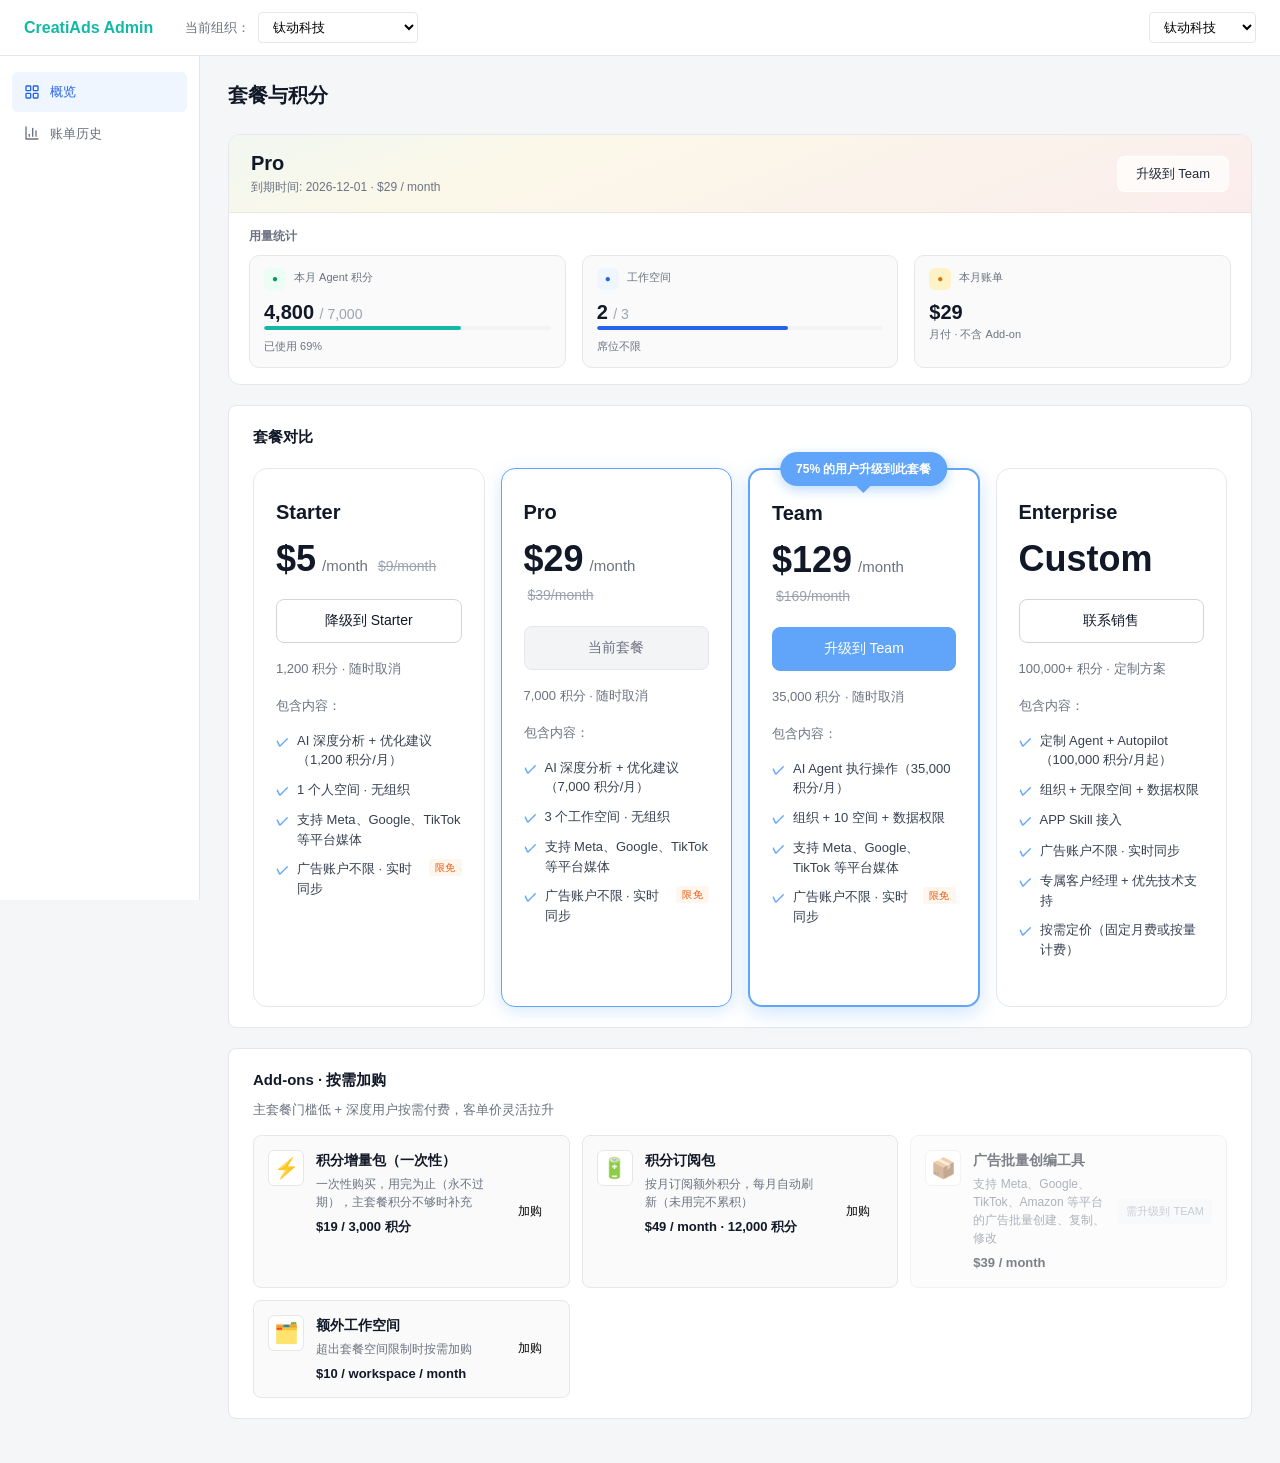
<file: billing-demo/index.html>
<!DOCTYPE html>
<html lang="zh-CN">
<head>
    <meta charset="UTF-8">
    <meta name="viewport" content="width=device-width, initial-scale=1.0">
    <title>套餐与积分 - CreatiAds</title>
    <link rel="stylesheet" href="styles.css">
</head>
<body>
    <!-- 顶部导航栏 -->
    <header class="top-bar">
        <div class="top-bar-left">
            <div class="logo">CreatiAds Admin</div>
            <div class="context-switcher">
                <span class="context-label">当前组织：</span>
                <select id="orgSelector" onchange="switchOrg(this.value)">
                    <!-- 动态渲染 -->
                </select>
            </div>
        </div>
        <div class="top-bar-right">
            <select id="userSwitcher" onchange="switchUser(this.value)" title="演示用：切换当前登录用户">
                <!-- 动态渲染 -->
            </select>
        </div>
    </header>

    <div class="main-container">
        <!-- 左侧菜单 -->
        <aside class="sidebar">
            <nav class="nav-menu">
                <a href="#" class="nav-item active" data-page="overview" onclick="navigateTo('overview')">
                    <span class="nav-icon">
                        <svg viewBox="0 0 24 24" width="16" height="16" fill="none" stroke="currentColor" stroke-width="2" stroke-linecap="round" stroke-linejoin="round"><rect x="3" y="3" width="7" height="7" rx="1"/><rect x="14" y="3" width="7" height="7" rx="1"/><rect x="14" y="14" width="7" height="7" rx="1"/><rect x="3" y="14" width="7" height="7" rx="1"/></svg>
                    </span>
                    <span class="nav-text">概览</span>
                </a>
                <a href="#" class="nav-item" data-page="history" onclick="navigateTo('history')">
                    <span class="nav-icon">
                        <svg viewBox="0 0 24 24" width="16" height="16" fill="none" stroke="currentColor" stroke-width="2" stroke-linecap="round" stroke-linejoin="round"><path d="M3 3v18h18"/><path d="M18 17V9"/><path d="M13 17V5"/><path d="M8 17v-3"/></svg>
                    </span>
                    <span class="nav-text">账单历史</span>
                </a>
            </nav>
        </aside>

        <!-- 右侧内容区 -->
        <main class="content-area">
            <!-- ===== 概览页 ===== -->
            <div id="overviewPage" class="page-content active">
                <div class="page-header">
                    <div>
                        <h1>套餐与积分</h1>
                    </div>
                </div>

                <!-- 当前套餐 + 用量统计（合并模块） -->
                <div class="billing-plan-module">
                    <div class="billing-plan-card" id="billingPlanCard">
                        <!-- 动态渲染 -->
                    </div>
                    <div class="billing-plan-usage">
                        <div class="billing-plan-usage-title">用量统计</div>
                        <div class="billing-usage-grid" id="billingUsageGrid">
                            <!-- 动态渲染 -->
                        </div>
                    </div>
                </div>

                <!-- 套餐对比 -->
                <div class="billing-card">
                    <div class="section-title-row">
                        <h3 class="section-title">套餐对比</h3>
                    </div>
                    <div class="plan-comparison" id="planComparison">
                        <!-- 动态渲染 -->
                    </div>
                </div>

                <!-- Add-ons 加购项 -->
                <div class="billing-card">
                    <h3 class="section-title">Add-ons · 按需加购</h3>
                    <p class="section-desc" style="color:#6b7280;font-size:13px;margin:-8px 0 16px;">主套餐门槛低 + 深度用户按需付费，客单价灵活拉升</p>
                    <div class="addon-grid" id="addonGrid">
                        <!-- 动态渲染 -->
                    </div>
                </div>
            </div>

            <!-- ===== 账单历史页 ===== -->
            <div id="historyPage" class="page-content" style="display:none;">
                <div class="page-header">
                    <div>
                        <h1>账单历史</h1>
                    </div>
                </div>

                <div class="billing-section">
                    <table class="data-table">
                        <thead>
                            <tr>
                                <th>账期</th>
                                <th>类型</th>
                                <th>金额</th>
                                <th>支付方式</th>
                                <th>状态</th>
                                <th style="width:100px;">操作</th>
                            </tr>
                        </thead>
                        <tbody id="billingTableBody"></tbody>
                    </table>
                </div>
            </div>
        </main>
    </div>

    <!-- ===== 升级套餐弹窗 ===== -->
    <div class="modal-overlay drawer-overlay" id="upgradeModal" style="display:none;">
        <div class="modal drawer">
            <div class="modal-header">
                <h3 id="upgradeModalTitle">升级套餐</h3>
                <button class="modal-close" onclick="closeUpgradeModal()">&times;</button>
            </div>
            <div class="modal-body" id="upgradeModalBody"></div>
            <div class="modal-footer">
                <button class="btn btn-ghost" onclick="closeUpgradeModal()">取消</button>
                <button class="btn btn-primary" id="upgradeConfirmBtn" onclick="confirmUpgrade()">确认支付</button>
            </div>
        </div>
    </div>

    <script src="data.js"></script>
    <script src="script.js"></script>
</body>
</html>
</file>
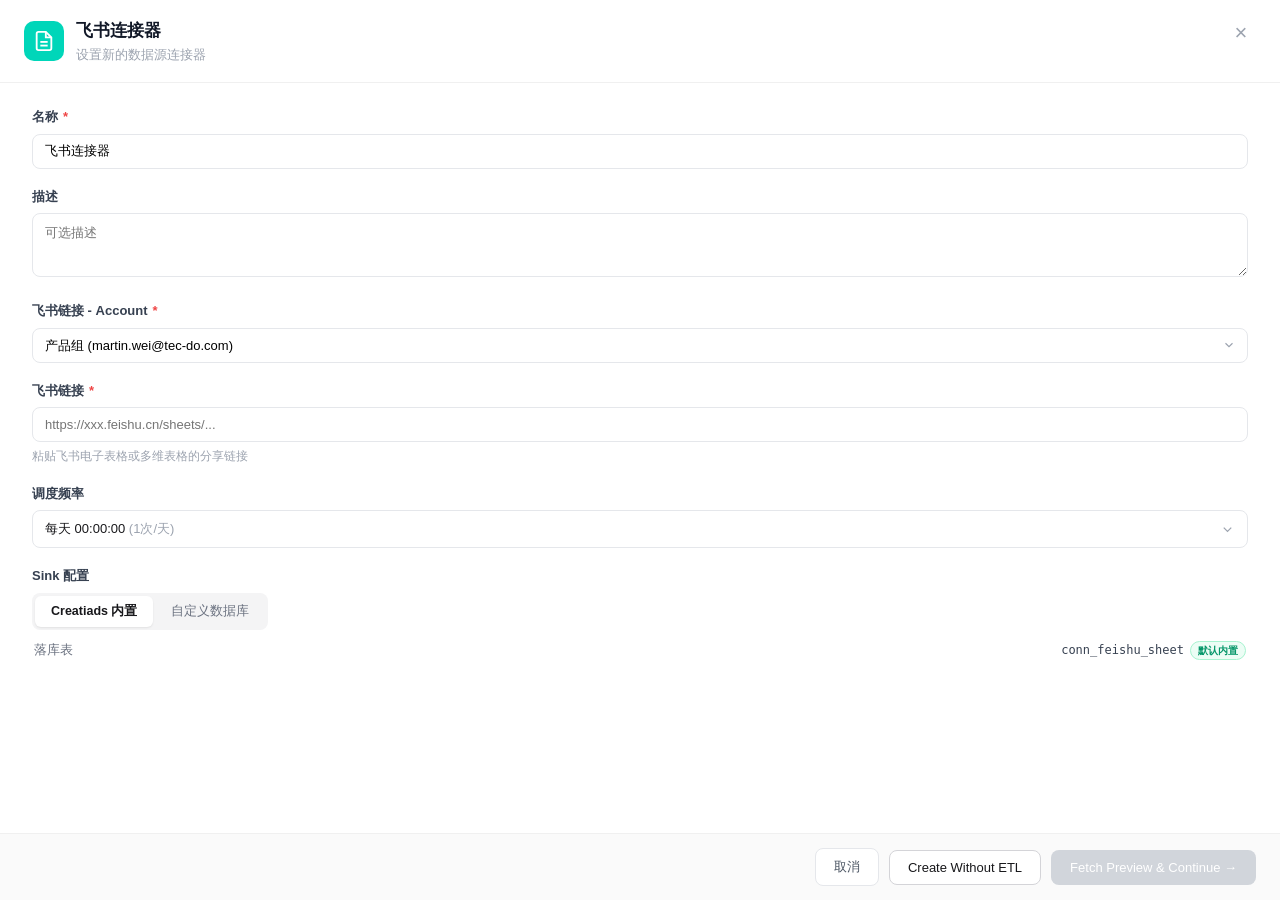
<file: connector-demo/config-feishu.html>
<!DOCTYPE html>
<html lang="zh-CN">
<head>
<meta charset="UTF-8">
<meta name="viewport" content="width=device-width, initial-scale=1.0">
<title>飞书连接器 — Creatiads</title>
<style>
* { margin: 0; padding: 0; box-sizing: border-box; }
body {
  font-family: -apple-system, BlinkMacSystemFont, "Segoe UI", "PingFang SC", "Microsoft YaHei", sans-serif;
  background: #fff; color: #1f2937; font-size: 14px; line-height: 1.5;
  -webkit-font-smoothing: antialiased;
}
button { font-family: inherit; cursor: pointer; border: none; background: none; }
input, textarea, select { font-family: inherit; }
code { font-family: ui-monospace, SFMono-Regular, Menlo, monospace; font-size: 12px; }

.panel { display: flex; flex-direction: column; height: 100vh; }

/* 头部 */
.fs-head { display: flex; align-items: flex-start; justify-content: space-between; padding: 18px 24px; border-bottom: 1px solid #f0f0f0; flex-shrink: 0; }
.fs-head-left { display: flex; align-items: center; gap: 12px; }
.fs-icon { width: 40px; height: 40px; border-radius: 10px; background: #00d6b9; display: flex; align-items: center; justify-content: center; flex-shrink: 0; }
.fs-title { font-size: 17px; font-weight: 700; color: #111827; }
.fs-sub { font-size: 12.5px; color: #9ca3af; margin-top: 2px; }
.fs-close { width: 30px; height: 30px; border-radius: 7px; color: #9ca3af; font-size: 22px; line-height: 1; display: flex; align-items: center; justify-content: center; }
.fs-close:hover { background: #f3f4f6; color: #4b5563; }

/* 表单体 */
.fs-body { flex: 1; overflow-y: auto; padding: 24px 32px; }
.fs-body::-webkit-scrollbar { width: 7px; }
.fs-body::-webkit-scrollbar-thumb { background: #e5e7eb; border-radius: 4px; }

.field { margin-bottom: 18px; }
.field-label { display: flex; align-items: center; gap: 5px; font-size: 13px; font-weight: 600; color: #374151; margin-bottom: 7px; }
.field-label .req { color: #ef4444; }
.text-input, .fs-select, .fs-textarea {
  width: 100%; padding: 9px 12px; border: 1px solid #e5e7eb; border-radius: 8px; font-size: 13px; transition: all .15s; background: #fff;
}
.text-input:focus, .fs-select:focus, .fs-textarea:focus { outline: none; border-color: #18181b; box-shadow: 0 0 0 3px rgba(24,24,27,.08); }
.fs-textarea { min-height: 64px; resize: vertical; line-height: 1.6; }
.fs-select { appearance: none; -webkit-appearance: none; background-image: url("data:image/svg+xml,%3Csvg xmlns='http://www.w3.org/2000/svg' width='14' height='14' viewBox='0 0 24 24' fill='none' stroke='%239ca3af' stroke-width='2'%3E%3Cpolyline points='6 9 12 15 18 9'/%3E%3C/svg%3E"); background-repeat: no-repeat; background-position: right 11px center; padding-right: 32px; }
.field-hint { font-size: 11.5px; color: #9ca3af; margin-top: 6px; }

/* 频率下拉（复用主面板风格） */
.freq-select { position: relative; }
.freq-trigger { width: 100%; display: flex; align-items: center; justify-content: space-between; gap: 8px; padding: 9px 12px; border: 1px solid #e5e7eb; border-radius: 8px; background: #fff; font-size: 13px; color: #18181b; transition: all .15s; }
.freq-trigger:hover { border-color: #a1a1aa; }
.freq-select.open .freq-trigger { border-color: #18181b; box-shadow: 0 0 0 3px rgba(24,24,27,.08); }
.freq-trigger svg { color: #9ca3af; flex-shrink: 0; transition: transform .2s; }
.freq-select.open .freq-trigger svg { transform: rotate(180deg); }
.freq-times { color: #9ca3af; font-weight: 400; }
.freq-menu { position: absolute; top: calc(100% + 4px); left: 0; right: 0; background: #fff; border: 1px solid #e5e7eb; border-radius: 8px; box-shadow: 0 10px 30px rgba(0,0,0,.1); z-index: 30; padding: 4px; display: none; }
.freq-select.open .freq-menu { display: block; }
.freq-opt { display: flex; align-items: center; justify-content: space-between; gap: 8px; padding: 9px 10px; border-radius: 6px; cursor: pointer; font-size: 13px; color: #374151; transition: background .12s; }
.freq-opt:hover { background: #f9fafb; }
.freq-opt.active { color: #18181b; font-weight: 500; }

/* Sink 配置（与媒体平台统一：分段切换 + Destination 选择） */
.seg { display: inline-flex; background: #f4f4f5; border-radius: 8px; padding: 3px; gap: 2px; }
.seg-btn { padding: 7px 16px; border-radius: 6px; font-size: 12.5px; color: #6b7280; font-weight: 500; transition: all .15s; }
.seg-btn:hover { color: #18181b; }
.seg-btn.active { background: #fff; color: #18181b; font-weight: 600; box-shadow: 0 1px 2px rgba(0,0,0,.08); }
.adv-static { display: flex; align-items: center; justify-content: space-between; padding: 11px 2px 0; font-size: 12.5px; }
.adv-static .k { color: #6b7280; }
.adv-static .v { color: #374151; font-weight: 500; display: inline-flex; align-items: center; gap: 6px; }
.badge-built { font-size: 10px; background: #ecfdf5; color: #059669; border: 1px solid #a7f3d0; padding: 1px 7px; border-radius: 10px; font-weight: 600; }
.sink-detail-col { display: flex; flex-direction: column; gap: 6px; margin-top: 12px; }
.sub-label { font-size: 12px; color: #6b7280; font-weight: 500; }
.sub-link { font-size: 12px; color: #18181b; font-weight: 600; text-decoration: underline; cursor: pointer; align-self: flex-start; }
.text-input.mono { font-family: ui-monospace, SFMono-Regular, Menlo, monospace; font-size: 12.5px; }

/* 底部 */
.fs-foot { display: flex; align-items: center; justify-content: flex-end; gap: 10px; padding: 14px 24px; border-top: 1px solid #f0f0f0; background: #fafafa; flex-shrink: 0; }
.btn { display: inline-flex; align-items: center; gap: 6px; padding: 9px 18px; border-radius: 8px; font-size: 13px; font-weight: 500; transition: all .15s; border: 1px solid transparent; }
.btn-ghost { background: #fff; color: #4b5563; border-color: #e5e7eb; }
.btn-ghost:hover { background: #f9fafb; }
.btn-outline { background: #fff; color: #18181b; border-color: #d4d4d8; }
.btn-outline:hover { border-color: #18181b; }
.btn-primary { background: #18181b; color: #fff; }
.btn-primary:hover { background: #000; }
.btn-primary:disabled { background: #d1d5db; cursor: not-allowed; }
</style>
</head>
<body>
<div class="panel">
  <div class="fs-head">
    <div class="fs-head-left">
      <div class="fs-icon">
        <svg viewBox="0 0 24 24" width="22" height="22" fill="none" stroke="#fff" stroke-width="2"><path d="M14 2H6a2 2 0 0 0-2 2v16a2 2 0 0 0 2 2h12a2 2 0 0 0 2-2V8z"/><polyline points="14 2 14 8 20 8"/><line x1="16" y1="13" x2="8" y2="13"/><line x1="16" y1="17" x2="8" y2="17"/></svg>
      </div>
      <div>
        <div class="fs-title">飞书连接器</div>
        <div class="fs-sub">设置新的数据源连接器</div>
      </div>
    </div>
    <button class="fs-close" onclick="closeSelf()">&times;</button>
  </div>

  <div class="fs-body" id="fsBody"></div>

  <div class="fs-foot">
    <button class="btn btn-ghost" onclick="closeSelf()">取消</button>
    <button class="btn btn-outline" id="btnCreateOnly" onclick="submitFeishu(false)">Create Without ETL</button>
    <button class="btn btn-primary" id="btnFetch" onclick="submitFeishu(true)">Fetch Preview &amp; Continue →</button>
  </div>
</div>

<script>
const IS_EMBED = (function(){ try { return window.self !== window.top; } catch(e){ return true; } })();

const FS_ACCOUNTS = [
  { id: 'fs_1', name: '产品组 (martin.wei@tec-do.com)' },
  { id: 'fs_2', name: '运营组 (ops@tec-do.com)' }
];
const FREQ_OPTIONS = [
  { id: 'every_5min',  label: '每 5 分钟',   times: '288次/天' },
  { id: 'every_15min', label: '每 15 分钟',  times: '96次/天' },
  { id: 'hourly',      label: '每小时',      times: '24次/天' },
  { id: 'daily',       label: '每天 00:00:00',    times: '1次/天' },
  { id: 'weekly',      label: '每周一 00:00:00',  times: '1次/周' }
];
/* 自定义落库数据库（在 Destinations 中创建），与媒体平台一致 */
const DESTINATIONS = [
  { id: 'dest_mysql_prod',   name: '我的 MySQL 生产库', type: 'MySQL' },
  { id: 'dest_pg_analytics', name: 'Analytics PG 库',   type: 'PostgreSQL' },
  { id: 'dest_bq_warehouse', name: 'BigQuery 数仓',      type: 'BigQuery' }
];

const fs = {
  name: '飞书连接器',
  desc: '',
  account: 'fs_1',
  url: '',
  freq: 'daily',
  sinkMode: 'creatiads',     // creatiads 内置 | custom 自定义数据库
  sinkDest: '',              // 自定义时选中的 destination id
  sinkTable: ''              // 自定义时填写的落库表名
};

function freqObj(){ return FREQ_OPTIONS.find(f=>f.id===fs.freq); }

function render() {
  const f = freqObj();
  document.getElementById('fsBody').innerHTML = `
    <div class="field">
      <div class="field-label">名称 <span class="req">*</span></div>
      <input class="text-input" value="${fs.name}" oninput="fs.name=this.value;validate()">
    </div>

    <div class="field">
      <div class="field-label">描述</div>
      <textarea class="fs-textarea" placeholder="可选描述" oninput="fs.desc=this.value">${fs.desc}</textarea>
    </div>

    <div class="field">
      <div class="field-label">飞书链接 - Account <span class="req">*</span></div>
      <select class="fs-select" onchange="fs.account=this.value">
        ${FS_ACCOUNTS.map(a=>`<option value="${a.id}" ${fs.account===a.id?'selected':''}>${a.name}</option>`).join('')}
      </select>
    </div>

    <div class="field">
      <div class="field-label">飞书链接 <span class="req">*</span></div>
      <input class="text-input" placeholder="https://xxx.feishu.cn/sheets/..." value="${fs.url}" oninput="fs.url=this.value;validate()">
      <div class="field-hint">粘贴飞书电子表格或多维表格的分享链接</div>
    </div>

    <div class="field">
      <div class="field-label">调度频率</div>
      <div class="freq-select" id="freqSelect">
        <button class="freq-trigger" onclick="toggleFreqMenu(event)">
          <span>${f.label} <span class="freq-times">(${f.times})</span></span>
          <svg viewBox="0 0 24 24" width="15" height="15" fill="none" stroke="currentColor" stroke-width="2"><polyline points="6 9 12 15 18 9"/></svg>
        </button>
        <div class="freq-menu" id="freqMenu">
          ${FREQ_OPTIONS.map(o=>`
            <div class="freq-opt ${fs.freq===o.id?'active':''}" onclick="setFreq('${o.id}')">
              <span>${o.label} <span class="freq-times">(${o.times})</span></span>
              ${fs.freq===o.id?'<svg viewBox="0 0 24 24" width="15" height="15" fill="none" stroke="currentColor" stroke-width="2.2"><polyline points="20 6 9 17 4 12"/></svg>':''}
            </div>`).join('')}
        </div>
      </div>
    </div>

    <div class="field">
      <div class="field-label">Sink 配置</div>
      <div class="seg">
        <button class="seg-btn ${fs.sinkMode==='creatiads'?'active':''}" onclick="setSink('creatiads')">Creatiads 内置</button>
        <button class="seg-btn ${fs.sinkMode==='custom'?'active':''}" onclick="setSink('custom')">自定义数据库</button>
      </div>
      ${fs.sinkMode==='creatiads' ? `
        <div class="adv-static"><span class="k">落库表</span><span class="v"><code>conn_feishu_sheet</code> <span class="badge-built">默认内置</span></span></div>
      ` : `
        <div class="sink-detail-col">
          <label class="sub-label">选择数据库 <span class="req">*</span></label>
          <select class="fs-select" onchange="fs.sinkDest=this.value;validate()">
            <option value="" ${!fs.sinkDest?'selected':''} disabled>请选择已创建的 Destination…</option>
            ${DESTINATIONS.map(d=>`<option value="${d.id}" ${fs.sinkDest===d.id?'selected':''}>${d.name}（${d.type}）</option>`).join('')}
          </select>
          <a class="sub-link" onclick="alert('跳转到 Destinations 页面创建新数据库')">+ 在 Destinations 新建数据库</a>
          <label class="sub-label" style="margin-top:10px;">落库数据表名 <span class="req">*</span></label>
          <input class="text-input mono" placeholder="例如 feishu_sheet_daily" value="${fs.sinkTable}" oninput="fs.sinkTable=this.value;validate()">
        </div>
      `}
    </div>
  `;
  validate();
}

function setFreq(id){ fs.freq=id; closeFreqMenu(); render(); }
function toggleFreqMenu(e){ e.stopPropagation(); document.getElementById('freqSelect').classList.toggle('open'); }
function closeFreqMenu(){ const el=document.getElementById('freqSelect'); if(el) el.classList.remove('open'); }
document.addEventListener('click', closeFreqMenu);
function setSink(m){ fs.sinkMode=m; render(); }

function validate() {
  const sinkOk = fs.sinkMode==='creatiads' || (fs.sinkDest && fs.sinkTable.trim());
  const ok = fs.name.trim() && fs.url.trim() && sinkOk;
  document.getElementById('btnFetch').disabled = !ok;
  document.getElementById('btnCreateOnly').disabled = !ok;
}

function submitFeishu(withEtl) {
  const acct = FS_ACCOUNTS.find(a=>a.id===fs.account);
  const sink = fs.sinkMode==='creatiads'
    ? 'Creatiads 内置（conn_feishu_sheet）'
    : `${(DESTINATIONS.find(d=>d.id===fs.sinkDest)||{}).name} → ${fs.sinkTable}`;
  alert(`已创建飞书连接器「${fs.name}」\nAccount ${acct.name}\n链接 ${fs.url}\n${freqObj().label}同步 · 落库 ${sink}\n${withEtl?'将拉取预览并继续':'仅创建（不做 ETL）'}`);
  closeSelf();
}

function closeSelf() {
  if (IS_EMBED) { try { window.parent.postMessage({ type: 'connector-config-close' }, '*'); } catch(e){} }
}

render();
</script>
</body>
</html>
</file>
<file: admin-demo-v3/styles.css>
/* ===== Reset ===== */
* { margin: 0; padding: 0; box-sizing: border-box; }

body {
    font-family: -apple-system, BlinkMacSystemFont, "Segoe UI", "PingFang SC", "Microsoft YaHei", sans-serif;
    background: #f5f6f8;
    color: #1f2937;
    font-size: 13px;
    line-height: 1.5;
    -webkit-font-smoothing: antialiased;
}

a { text-decoration: none; color: inherit; }
button { font-family: inherit; cursor: pointer; border: none; background: none; }
input, select, textarea { font-family: inherit; }

/* ===== Top Bar ===== */
.top-bar {
    height: 56px;
    background: #fff;
    border-bottom: 1px solid #e5e7eb;
    display: flex;
    align-items: center;
    justify-content: space-between;
    padding: 0 24px;
    position: sticky;
    top: 0;
    z-index: 100;
}

.top-bar-left {
    display: flex;
    align-items: center;
    gap: 32px;
}

.top-bar-right {
    display: flex;
    align-items: center;
    gap: 12px;
}

.logo {
    font-size: 16px;
    font-weight: 700;
    color: #14b8a6;
}

.context-switcher {
    display: flex;
    align-items: center;
    gap: 8px;
    font-size: 13px;
}

.context-label { color: #6b7280; }

#orgSelector {
    padding: 6px 10px;
    border: 1px solid #e5e7eb;
    border-radius: 4px;
    font-size: 13px;
    background: #fff;
    cursor: pointer;
    min-width: 160px;
}

#orgSelector:focus {
    outline: none;
    border-color: #14b8a6;
}

.user-info {
    color: #374151;
    font-weight: 500;
}

#userSwitcher {
    padding: 6px 10px;
    border: 1px solid #e5e7eb;
    border-radius: 4px;
    font-size: 13px;
    background: #fff;
    cursor: pointer;
}

#userSwitcher:focus {
    outline: none;
    border-color: #14b8a6;
}

/* ===== Layout ===== */
.main-container {
    display: flex;
    min-height: calc(100vh - 56px);
}

/* ===== Sidebar ===== */
.sidebar {
    width: 200px;
    background: #fff;
    border-right: 1px solid #e5e7eb;
    padding: 16px 12px;
    position: sticky;
    top: 56px;
    height: calc(100vh - 56px);
}

.nav-menu {
    display: flex;
    flex-direction: column;
    gap: 2px;
}

.nav-item {
    display: flex;
    align-items: center;
    gap: 10px;
    padding: 10px 12px;
    border-radius: 6px;
    color: #6b7280;
    font-size: 13px;
    transition: all 0.15s;
    cursor: pointer;
}

.nav-item:hover {
    background: #f9fafb;
    color: #374151;
}

.nav-item.active {
    background: #f0fdfa;
    color: #0d9488;
    font-weight: 500;
}

.nav-icon {
    font-size: 16px;
    display: inline-flex;
    align-items: center;
    justify-content: center;
    width: 16px;
    height: 16px;
}

/* ===== Content Area ===== */
.content-area {
    flex: 1;
    padding: 24px 28px;
    overflow-x: hidden;
}

.page-content {
    display: none;
    animation: fadeIn 0.2s ease;
}

.page-content.active {
    display: block;
}

@keyframes fadeIn {
    from { opacity: 0; transform: translateY(8px); }
    to { opacity: 1; transform: translateY(0); }
}

/* ===== Page Header ===== */
.page-header {
    display: flex;
    align-items: flex-start;
    justify-content: space-between;
    margin-bottom: 20px;
}

.page-header h1 {
    font-size: 20px;
    font-weight: 600;
    color: #111827;
    margin-bottom: 4px;
}

.page-desc {
    font-size: 13px;
    color: #6b7280;
}

.page-actions {
    display: flex;
    gap: 8px;
}

/* ===== 角色权限说明摘要 ===== */
.role-permission-summary {
    display: flex;
    align-items: center;
    justify-content: space-between;
    padding: 10px 16px;
    background: #f9fafb;
    border: 1px solid #e5e7eb;
    border-radius: 6px;
    margin-bottom: 12px;
    transition: background 0.15s;
}

.role-permission-summary:hover {
    background: #f3f4f6;
}

.role-permission-summary-text {
    font-size: 13px;
    color: #6b7280;
}

.perm-dot {
    display: inline-block;
    width: 6px;
    height: 6px;
    border-radius: 50%;
    background: #14b8a6;
    margin-right: 6px;
    vertical-align: middle;
}

.role-permission-toggle {
    font-size: 12px;
    color: #14b8a6;
    white-space: nowrap;
    flex-shrink: 0;
}

/* ===== 角色权限说明表格 ===== */
.role-permission-hint {
    background: #fff;
    border: 1px solid #e5e7eb;
    border-radius: 6px;
    padding: 16px 20px;
    margin-bottom: 16px;
    box-shadow: 0 1px 2px rgba(0, 0, 0, 0.03);
}

.role-permission-hint-header {
    display: flex;
    align-items: center;
    justify-content: space-between;
    margin-bottom: 12px;
}

.role-permission-hint-header h4 {
    font-size: 14px;
    font-weight: 600;
    color: #111827;
    margin: 0;
}

.role-permission-table {
    width: 100%;
    border-collapse: collapse;
    font-size: 13px;
}

.role-permission-table thead {
    background: #fafafa;
}

.role-permission-table th {
    text-align: left;
    padding: 10px 14px;
    font-size: 12px;
    font-weight: 600;
    color: #6b7280;
    border-bottom: 1px solid #e5e7eb;
}

.role-permission-table th.text-center,
.role-permission-table td.text-center {
    text-align: center;
}

.role-permission-table td {
    padding: 10px 14px;
    color: #374151;
    border-bottom: 1px solid #f3f4f6;
}

.role-permission-table tbody tr:last-child td {
    border-bottom: none;
}

.role-permission-table tbody tr:hover {
    background: #fafafa;
}

.perm-yes {
    color: #10b981;
    font-weight: 600;
}

.perm-no {
    color: #d1d5db;
}

.perm-conditional {
    color: #14b8a6;
    font-size: 12px;
}

/* ===== Buttons ===== */
.btn {
    display: inline-flex;
    align-items: center;
    gap: 6px;
    padding: 8px 14px;
    border-radius: 4px;
    font-size: 13px;
    font-weight: 500;
    transition: all 0.15s;
    border: 1px solid transparent;
    cursor: pointer;
}

.btn-sm {
    padding: 6px 12px;
    font-size: 12px;
}

.btn-ghost {
    background: #fff;
    color: #4b5563;
    border-color: #e5e7eb;
}

.btn-ghost:hover {
    background: #f9fafb;
    border-color: #d1d5db;
}

.btn-primary {
    background: #14b8a6;
    color: #fff;
}

.btn-primary:hover {
    background: #0d9488;
}

.btn-link {
    color: #14b8a6;
    padding: 0;
    font-size: 13px;
}

.btn-link:hover {
    color: #0d9488;
    text-decoration: underline;
}

.btn-link-danger {
    color: #ef4444;
}

.btn-link-danger:hover {
    color: #dc2626;
}

.btn-danger {
    background: #ef4444;
    color: #fff;
}

.btn-danger:hover {
    background: #dc2626;
}

/* ===== Card ===== */
.card-section {
    background: #fff;
    border-radius: 6px;
    padding: 16px 20px;
    margin-bottom: 16px;
    box-shadow: 0 1px 2px rgba(0, 0, 0, 0.03);
}

.section-header {
    display: flex;
    align-items: center;
    gap: 8px;
    margin-bottom: 12px;
}

.section-header.between {
    justify-content: space-between;
}

.section-title {
    font-size: 15px;
    font-weight: 600;
    color: #111827;
    margin-bottom: 14px;
}

/* ===== Info Banner ===== */
.info-banner {
    background: #fef3c7;
    border-left: 3px solid #14b8a6;
    padding: 10px 14px;
    font-size: 12px;
    color: #92400e;
    border-radius: 4px;
    margin-bottom: 14px;
    line-height: 1.6;
}

.info-banner.small {
    padding: 8px 10px;
    font-size: 11px;
    margin-bottom: 10px;
}

/* ===== Data Table ===== */
.data-table {
    width: 100%;
    border-collapse: collapse;
}

.data-table thead {
    background: #fafafa;
}

.data-table th {
    text-align: left;
    padding: 10px 12px;
    font-size: 12px;
    font-weight: 600;
    color: #6b7280;
    border-bottom: 1px solid #e5e7eb;
}

.data-table td {
    padding: 12px;
    font-size: 13px;
    color: #374151;
    border-bottom: 1px solid #f3f4f6;
}

.data-table tbody tr:hover {
    background: #fafafa;
}

.table-actions {
    display: flex;
    gap: 14px;
}

.batch-col {
    width: 40px;
}

/* ===== Role Badge ===== */
.role-badge {
    display: inline-block;
    padding: 2px 8px;
    border-radius: 3px;
    font-size: 11px;
    font-weight: 500;
}

.role-badge.admin {
    background: #fef3c7;
    color: #92400e;
}

.role-badge.member {
    background: #dbeafe;
    color: #1e40af;
}

.role-badge.owner {
    background: #fee2e2;
    color: #b91c1c;
}

.role-badge.editor {
    background: #d1fae5;
    color: #065f46;
}

.role-badge.viewer {
    background: #f3f4f6;
    color: #6b7280;
}

/* ===== Workspace Tags ===== */
.workspace-tag-list {
    display: flex;
    flex-wrap: wrap;
    gap: 4px;
}

.workspace-tag {
    display: inline-flex;
    align-items: center;
    gap: 4px;
    background: #f9fafb;
    border: 1px solid #e5e7eb;
    padding: 2px 8px;
    border-radius: 4px;
    font-size: 11px;
}

.workspace-tag .ws-name {
    color: #374151;
}

.workspace-tag .ws-role-tag {
    font-size: 10px;
    padding: 1px 4px;
    border-radius: 2px;
    font-weight: 500;
}

.workspace-tag .ws-role-tag.owner { background: #fee2e2; color: #b91c1c; }
.workspace-tag .ws-role-tag.editor { background: #d1fae5; color: #065f46; }
.workspace-tag .ws-role-tag.viewer { background: #f3f4f6; color: #6b7280; }

.workspace-tag.admin-virtual {
    color: #14b8a6;
    background: #f0fdfa;
    border-color: #99f6e4;
}

/* ===== Workspace Cards ===== */
.workspace-grid {
    display: grid;
    grid-template-columns: repeat(auto-fill, minmax(280px, 1fr));
    gap: 14px;
}

.workspace-card {
    background: #fff;
    border: 1px solid #e5e7eb;
    border-radius: 8px;
    padding: 16px;
    cursor: pointer;
    transition: all 0.2s;
}

.workspace-card:hover {
    border-color: #14b8a6;
    box-shadow: 0 2px 8px rgba(249, 115, 22, 0.08);
}

.workspace-card.create-new {
    display: flex;
    flex-direction: column;
    align-items: center;
    justify-content: center;
    border-style: dashed;
    color: #9ca3af;
    min-height: 140px;
}

.workspace-card.create-new:hover {
    color: #14b8a6;
    border-color: #14b8a6;
}

.workspace-card-header {
    display: flex;
    align-items: center;
    gap: 12px;
    margin-bottom: 12px;
}

.workspace-info {
    flex: 1;
    min-width: 0;
}

.workspace-name {
    font-size: 14px;
    font-weight: 600;
    color: #111827;
    white-space: nowrap;
    overflow: hidden;
    text-overflow: ellipsis;
}

.workspace-meta {
    font-size: 11px;
    color: #9ca3af;
    margin-top: 2px;
}

.workspace-stats {
    display: flex;
    gap: 20px;
    padding-top: 10px;
    border-top: 1px solid #f3f4f6;
}

.workspace-stat {
    display: flex;
    align-items: center;
    gap: 4px;
}

.workspace-stat-icon {
    font-size: 13px;
}

.workspace-stat-value {
    font-size: 13px;
    font-weight: 600;
    color: #111827;
}

.workspace-stat-label {
    font-size: 11px;
    color: #9ca3af;
}

/* ===== Workspace Icon ===== */
.workspace-icon {
    width: 40px;
    height: 40px;
    border-radius: 10px;
    display: flex;
    align-items: center;
    justify-content: center;
    font-size: 18px;
    font-weight: 700;
    color: #fff;
    flex-shrink: 0;
}

.workspace-icon.has-image {
    padding: 0;
    overflow: hidden;
}

.workspace-icon.has-image img {
    width: 100%;
    height: 100%;
    object-fit: cover;
}

.workspace-icon.purple { background: linear-gradient(135deg, #2dd4bf, #22d3ee); }
.workspace-icon.teal { background: linear-gradient(135deg, #5eead4, #67e8f9); }
.workspace-icon.orange { background: linear-gradient(135deg, #34d399, #38bdf8); }
.workspace-icon.pink { background: linear-gradient(135deg, #a7f3d0, #a5f3fc); }
.workspace-icon.blue { background: linear-gradient(135deg, #38bdf8, #818cf8); }
.workspace-icon.green { background: linear-gradient(135deg, #4ade80, #2dd4bf); }

.create-icon {
    font-size: 32px;
    color: #d1d5db;
    margin-bottom: 8px;
}

.create-text {
    font-size: 13px;
    font-weight: 500;
}

/* ===== Workspace Icon Preview ===== */
.ws-icon-upload {
    display: flex;
    align-items: center;
    gap: 16px;
    margin-bottom: 8px;
}

.ws-icon-preview {
    width: 64px;
    height: 64px;
    border-radius: 14px;
    display: flex;
    align-items: center;
    justify-content: center;
    font-size: 28px;
    font-weight: 700;
    color: #fff;
    flex-shrink: 0;
}

.ws-icon-preview.has-image {
    padding: 0;
    overflow: hidden;
    border: 1px solid #e5e7eb;
}

.ws-icon-preview.has-image img {
    width: 100%;
    height: 100%;
    object-fit: cover;
}

.ws-icon-preview.purple { background: linear-gradient(135deg, #2dd4bf, #22d3ee); }
.ws-icon-preview.teal { background: linear-gradient(135deg, #5eead4, #67e8f9); }
.ws-icon-preview.orange { background: linear-gradient(135deg, #34d399, #38bdf8); }
.ws-icon-preview.pink { background: linear-gradient(135deg, #a7f3d0, #a5f3fc); }
.ws-icon-preview.blue { background: linear-gradient(135deg, #38bdf8, #818cf8); }
.ws-icon-preview.green { background: linear-gradient(135deg, #4ade80, #2dd4bf); }

.ws-icon-upload-info {
    display: flex;
    flex-direction: column;
    gap: 4px;
}

/* ===== Modal ===== */
.modal-overlay {
    position: fixed;
    inset: 0;
    background: rgba(0, 0, 0, 0.5);
    display: flex;
    align-items: center;
    justify-content: center;
    z-index: 1000;
    animation: fadeIn 0.15s ease;
}

.modal {
    background: #fff;
    border-radius: 8px;
    width: 90%;
    max-width: 480px;
    max-height: 90vh;
    display: flex;
    flex-direction: column;
    box-shadow: 0 20px 50px rgba(0, 0, 0, 0.15);
}

.modal-large { max-width: 880px; }

.modal-header {
    display: flex;
    align-items: center;
    justify-content: space-between;
    padding: 16px 20px;
    border-bottom: 1px solid #f0f0f0;
}

.modal-header h3 {
    font-size: 16px;
    font-weight: 600;
    color: #111827;
}

.modal-close {
    font-size: 22px;
    color: #9ca3af;
    padding: 0 6px;
    line-height: 1;
}

.modal-close:hover { color: #374151; }

.modal-body {
    padding: 20px;
    overflow-y: auto;
}

.modal-footer {
    display: flex;
    justify-content: flex-end;
    gap: 10px;
    padding: 14px 20px;
    border-top: 1px solid #f0f0f0;
}

/* ===== Drawer ===== */
.modal-overlay.drawer-overlay {
    justify-content: flex-end;
    align-items: stretch;
}

.modal.drawer {
    width: 600px;
    max-width: 90vw;
    max-height: 100vh;
    height: 100vh;
    border-radius: 0;
    box-shadow: -8px 0 24px rgba(0, 0, 0, 0.12);
    animation: slideInRight 0.25s cubic-bezier(0.4, 0, 0.2, 1);
}

@keyframes slideInRight {
    from { transform: translateX(100%); }
    to { transform: translateX(0); }
}

.modal.drawer .modal-header {
    padding: 18px 24px;
}

.modal.drawer .modal-header h3 {
    font-size: 17px;
}

.modal.drawer .modal-body {
    padding: 24px;
    flex: 1;
}

.modal.drawer .modal-footer {
    padding: 16px 24px;
}

/* ===== Form ===== */
.form-group {
    margin-bottom: 16px;
}

.form-group label {
    display: block;
    font-size: 13px;
    color: #374151;
    margin-bottom: 6px;
}

.required {
    color: #ef4444;
    margin-left: 2px;
}

.form-input,
.form-select {
    width: 100%;
    padding: 8px 10px;
    border: 1px solid #d1d5db;
    border-radius: 4px;
    font-size: 13px;
    color: #374151;
    background: #fff;
    transition: all 0.15s;
}

.form-input:focus,
.form-select:focus {
    outline: none;
    border-color: #14b8a6;
    box-shadow: 0 0 0 3px rgba(249, 115, 22, 0.1);
}

.form-input::placeholder { color: #9ca3af; }
textarea.form-input { resize: vertical; min-height: 60px; }

.form-hint {
    font-size: 11px;
    color: #9ca3af;
    margin-top: 4px;
}

/* ===== Checkbox List ===== */
.checkbox-list {
    max-height: 300px;
    overflow-y: auto;
}

.checkbox-list-item {
    display: flex;
    align-items: center;
    gap: 8px;
    padding: 8px 10px;
    border: 1px solid #e5e7eb;
    border-radius: 4px;
    margin-bottom: 6px;
    cursor: pointer;
    transition: background 0.15s;
}

.checkbox-list-item:hover {
    background: #f9fafb;
}

.checkbox-list-item input[type="checkbox"] {
    accent-color: #14b8a6;
    cursor: pointer;
}

.checkbox-list-item label {
    flex: 1;
    cursor: pointer;
    margin: 0;
    font-size: 13px;
    color: #374151;
}

.checkbox-list-item select {
    padding: 4px 6px;
    border: 1px solid #e5e7eb;
    border-radius: 3px;
    font-size: 11px;
    background: #fff;
}

/* ===== Batch Toolbar ===== */
.batch-toolbar {
    display: none;
    align-items: center;
    gap: 16px;
    padding: 10px 16px;
    background: #f0fdfa;
    border: 1px solid #99f6e4;
    border-radius: 6px;
    margin-bottom: 12px;
    font-size: 13px;
}

.batch-toolbar .batch-selected {
    color: #92400e;
}

.batch-toolbar .batch-selected strong {
    color: #0d9488;
}

.batch-toolbar .batch-actions {
    display: flex;
    gap: 8px;
    margin-left: auto;
}

/* ===== Workspace Role Item (Edit Modal) ===== */
.workspace-role-item {
    display: flex;
    align-items: center;
    justify-content: space-between;
    padding: 10px 12px;
    border: 1px solid #e5e7eb;
    border-radius: 4px;
    margin-bottom: 6px;
}

.workspace-role-item .ws-info {
    flex: 1;
}

.workspace-role-item .ws-info div:first-child {
    font-size: 13px;
    font-weight: 500;
    color: #111827;
}

.workspace-role-item .ws-meta {
    font-size: 11px;
    color: #9ca3af;
    margin-top: 2px;
}

.workspace-role-item select {
    padding: 6px 8px;
    border: 1px solid #d1d5db;
    border-radius: 4px;
    font-size: 12px;
    background: #fff;
}

.workspace-role-item select.not-joined {
    color: #9ca3af;
    border-style: dashed;
}

/* ===== Tab Bar ===== */
.tab-bar {
    display: flex;
    border-bottom: 1px solid #e5e7eb;
    margin-bottom: 16px;
}

.tab-btn {
    padding: 10px 18px;
    font-size: 13px;
    color: #6b7280;
    cursor: pointer;
    border-bottom: 2px solid transparent;
    transition: all 0.15s;
    margin-bottom: -1px;
    background: none;
    border-top: none;
    border-left: none;
    border-right: none;
}

.tab-btn:hover {
    color: #374151;
}

.tab-btn.active {
    color: #14b8a6;
    border-bottom-color: #14b8a6;
    font-weight: 500;
}

.tab-content {
    display: none;
}

.tab-content.active {
    display: block;
}

/* ===== Workspace Members Count ===== */
.ws-members-header {
    display: flex;
    align-items: center;
    justify-content: space-between;
    margin-bottom: 12px;
}

.ws-members-count {
    font-size: 13px;
    color: #6b7280;
}

/* ===== Danger Actions ===== */
.danger-actions {
    padding: 12px 16px;
    background: #fef2f2;
    border: 1px solid #fecaca;
    border-radius: 6px;
}

/* ===== Billing ===== */
.billing-plan-card {
    margin-bottom: 20px;
}

.billing-plan-header {
    display: flex;
    align-items: center;
    justify-content: space-between;
    padding: 28px 32px;
    border-radius: 12px;
    color: #fff;
    background: linear-gradient(135deg, #2dd4bf, #67e8f9);
}

.billing-plan-label {
    font-size: 12px;
    opacity: 0.8;
    margin-bottom: 4px;
}

.billing-plan-name {
    font-size: 28px;
    font-weight: 700;
    margin-bottom: 6px;
}

.billing-plan-meta {
    font-size: 13px;
    opacity: 0.85;
}

.billing-card {
    background: #fff;
    border: 1px solid #e5e7eb;
    border-radius: 8px;
    padding: 20px 24px;
    margin-bottom: 20px;
}

.billing-card .section-title {
    margin-bottom: 16px;
}

.btn-outline-light {
    background: rgba(255, 255, 255, 0.15);
    color: #fff;
    border: 1px solid rgba(255, 255, 255, 0.4);
    padding: 8px 20px;
    border-radius: 6px;
    font-size: 13px;
    font-weight: 500;
    cursor: pointer;
    transition: all 0.15s;
}

.btn-outline-light:hover {
    background: rgba(255, 255, 255, 0.25);
}

.billing-usage-grid {
    display: grid;
    grid-template-columns: repeat(4, 1fr);
    gap: 14px;
    margin-bottom: 24px;
}

.usage-card {
    background: #fff;
    border: 1px solid #e5e7eb;
    border-radius: 8px;
    padding: 18px 20px;
}

.usage-card-label {
    font-size: 12px;
    color: #6b7280;
    margin-bottom: 8px;
}

.usage-card-value {
    font-size: 24px;
    font-weight: 700;
    color: #111827;
    margin-bottom: 4px;
}

.usage-card-hint {
    font-size: 12px;
}

.billing-status {
    display: inline-block;
    padding: 2px 8px;
    border-radius: 3px;
    font-size: 11px;
    font-weight: 500;
}

.billing-status.status-paid {
    background: #d1fae5;
    color: #065f46;
}

.billing-status.status-pending {
    background: #fef3c7;
    color: #92400e;
}

/* ===== Plan Comparison ===== */
.plan-comparison {
    display: grid;
    grid-template-columns: repeat(4, 1fr);
    gap: 14px;
}

.plan-card {
    background: #fff;
    border: 2px solid #e5e7eb;
    border-radius: 8px;
    padding: 18px;
    transition: all 0.2s;
    position: relative;
}

.plan-card.current {
    border-color: #14b8a6;
    box-shadow: 0 4px 12px rgba(20, 184, 166, 0.15);
}

.plan-card.recommended {
    border-color: #8b5cf6;
}

.plan-card.recommended::before {
    content: '推荐';
    position: absolute;
    top: -10px;
    right: 12px;
    background: #8b5cf6;
    color: #fff;
    padding: 2px 10px;
    border-radius: 4px;
    font-size: 11px;
    font-weight: 600;
}

.plan-card-header {
    text-align: center;
    padding-bottom: 14px;
    border-bottom: 1px solid #f0f0f0;
    margin-bottom: 14px;
}

.plan-card-name {
    font-size: 18px;
    font-weight: 700;
    color: #111827;
    margin-bottom: 8px;
}

.plan-card-price {
    font-size: 20px;
    font-weight: 700;
    color: #14b8a6;
    margin-bottom: 4px;
}

.plan-price-unit {
    font-size: 13px;
    font-weight: 400;
    color: #9ca3af;
}

.plan-original-price {
    font-size: 12px;
    font-weight: 400;
    color: #9ca3af;
    text-decoration: line-through;
    margin-left: 6px;
}

.plan-card-desc {
    font-size: 11px;
    color: #9ca3af;
}

.plan-card-highlights {
    list-style: none;
    margin-bottom: 16px;
    min-height: 140px;
}

.plan-highlight {
    padding: 4px 0;
    font-size: 12px;
    color: #374151;
    display: flex;
    align-items: flex-start;
    gap: 6px;
}

.plan-highlight::before {
    content: '✓';
    color: #10b981;
    font-weight: 700;
    flex-shrink: 0;
}

.plan-card-action {
    text-align: center;
}

.plan-current-tag {
    display: inline-block;
    padding: 6px 16px;
    background: #f3f4f6;
    color: #6b7280;
    border-radius: 4px;
    font-size: 12px;
    font-weight: 500;
}

/* ===== 月付/年付切换 ===== */
.section-title-row {
    display: flex;
    justify-content: space-between;
    align-items: center;
    margin-bottom: 16px;
}

.section-title-row .section-title {
    margin-bottom: 0;
}

.billing-cycle-toggle {
    display: inline-flex;
    padding: 4px;
    background: #f3f4f6;
    border-radius: 8px;
    gap: 2px;
}

.billing-cycle-tab {
    padding: 6px 16px;
    background: transparent;
    border: none;
    border-radius: 6px;
    font-size: 13px;
    font-weight: 500;
    color: #6b7280;
    cursor: pointer;
    transition: all 0.15s;
    display: inline-flex;
    align-items: center;
    gap: 6px;
}

.billing-cycle-tab:hover {
    color: #111827;
}

.billing-cycle-tab.active {
    background: #fff;
    color: #0d9488;
    box-shadow: 0 1px 3px rgba(0, 0, 0, 0.1);
}

.cycle-save-tag {
    display: inline-block;
    padding: 2px 6px;
    background: linear-gradient(135deg, #f59e0b, #d97706);
    color: #fff;
    border-radius: 8px;
    font-size: 10px;
    font-weight: 600;
    letter-spacing: 0.3px;
}

.plan-yearly-total {
    font-size: 12px;
    color: #6b7280;
    margin-top: 4px;
}

/* ===== 积分规则 ===== */
.credit-rules-grid {
    display: grid;
    grid-template-columns: repeat(auto-fill, minmax(260px, 1fr));
    gap: 8px;
}

.credit-rule {
    display: flex;
    align-items: center;
    gap: 10px;
    padding: 10px 12px;
    background: #fafafa;
    border: 1px solid #e5e7eb;
    border-radius: 6px;
    font-size: 13px;
}

.credit-rule-cost {
    display: inline-block;
    padding: 2px 8px;
    background: linear-gradient(135deg, #0d9488, #14b8a6);
    color: #fff;
    border-radius: 4px;
    font-size: 12px;
    font-weight: 600;
    white-space: nowrap;
    flex-shrink: 0;
}

.credit-rule-action {
    font-weight: 500;
    color: #111827;
    flex-shrink: 0;
}

.credit-rule-example {
    color: #9ca3af;
    font-size: 12px;
    font-style: italic;
    overflow: hidden;
    text-overflow: ellipsis;
    white-space: nowrap;
}

/* AI 能力等级标签 */
.plan-ai-level {
    display: inline-block;
    margin-top: 8px;
    padding: 4px 10px;
    background: linear-gradient(135deg, #f0fdfa, #ccfbf1);
    color: #0d9488;
    border: 1px solid #99f6e4;
    border-radius: 12px;
    font-size: 11px;
    font-weight: 600;
}

/* Recommended 徽章优化 */
.plan-card.recommended::before {
    content: '★ 推荐';
    position: absolute;
    top: 12px;
    right: 12px;
    padding: 4px 10px;
    background: linear-gradient(135deg, #f59e0b, #d97706);
    color: #fff;
    border-radius: 12px;
    font-size: 11px;
    font-weight: 600;
    letter-spacing: 0.5px;
}

/* ===== Add-on 卡片 ===== */
.addon-grid {
    display: grid;
    grid-template-columns: repeat(auto-fill, minmax(280px, 1fr));
    gap: 12px;
}

.addon-card {
    display: flex;
    gap: 12px;
    padding: 14px;
    background: #fafafa;
    border: 1px solid #e5e7eb;
    border-radius: 8px;
    transition: all 0.2s;
    align-items: flex-start;
}

.addon-card:hover:not(.addon-locked) {
    background: #fff;
    border-color: #14b8a6;
    box-shadow: 0 2px 8px rgba(20, 184, 166, 0.08);
}

.addon-card.addon-locked {
    opacity: 0.55;
}

.addon-icon {
    flex: 0 0 36px;
    width: 36px;
    height: 36px;
    display: flex;
    align-items: center;
    justify-content: center;
    background: #fff;
    border: 1px solid #e5e7eb;
    border-radius: 6px;
    font-size: 20px;
}

.addon-body {
    flex: 1;
    min-width: 0;
}

.addon-name {
    font-size: 14px;
    font-weight: 600;
    color: #111827;
    margin-bottom: 4px;
}

.addon-desc {
    font-size: 12px;
    color: #6b7280;
    line-height: 1.5;
    margin-bottom: 6px;
}

.addon-price {
    font-size: 13px;
    font-weight: 600;
    color: #0d9488;
}

.addon-action {
    flex: 0 0 auto;
    align-self: center;
}

.addon-locked-tag {
    display: inline-block;
    padding: 4px 8px;
    background: #f3f4f6;
    color: #9ca3af;
    border-radius: 4px;
    font-size: 11px;
}

/* ===== Billing Table ===== */
.billing-table {
    width: 100%;
    border-collapse: collapse;
}

.billing-table th {
    text-align: left;
    padding: 10px 12px;
    font-size: 12px;
    font-weight: 600;
    color: #6b7280;
    background: #fafafa;
    border-bottom: 1px solid #e5e7eb;
}

.billing-table td {
    padding: 12px;
    font-size: 13px;
    color: #374151;
    border-bottom: 1px solid #f3f4f6;
}

/* ===== Empty State ===== */
.empty-state {
    text-align: center;
    padding: 40px 20px;
    color: #9ca3af;
    font-size: 13px;
}

/* ===== Permission Preview ===== */
.preview-summary {
    display: grid;
    grid-template-columns: 1fr 1fr;
    gap: 12px;
    margin-bottom: 20px;
    padding: 16px;
    background: #f9fafb;
    border-radius: 6px;
}

.preview-summary-item {
    display: flex;
    flex-direction: column;
    gap: 4px;
}

.preview-summary-label {
    font-size: 11px;
    color: #9ca3af;
    text-transform: uppercase;
    letter-spacing: 0.05em;
}

.preview-summary-value {
    font-size: 13px;
    color: #111827;
}

.preview-section {
    margin-bottom: 16px;
}

.preview-section-title {
    font-size: 13px;
    font-weight: 600;
    color: #111827;
    margin-bottom: 8px;
}

.preview-workspace-list {
    display: flex;
    flex-direction: column;
    gap: 6px;
}

.preview-workspace-item {
    display: flex;
    align-items: center;
    justify-content: space-between;
    padding: 8px 12px;
    background: #fff;
    border: 1px solid #e5e7eb;
    border-radius: 4px;
    font-size: 13px;
}

.preview-workspace-name {
    font-weight: 500;
    color: #111827;
}

.preview-empty {
    text-align: center;
    padding: 16px;
    color: #9ca3af;
    font-size: 12px;
}

/* ===== Select (in modal) ===== */
.modal-body select.form-input {
    appearance: auto;
}

/* ===== Data Source Status ===== */
.ds-status {
    display: inline-flex;
    align-items: center;
    gap: 4px;
    font-size: 12px;
    font-weight: 500;
}

.ds-status::before {
    content: '';
    width: 6px;
    height: 6px;
    border-radius: 50%;
    background: currentColor;
}

.status-normal { color: #10b981; }
.status-error { color: #ef4444; }

/* ===== Tab Content Header ===== */
.tab-content-header {
    margin-bottom: 12px;
}

.tab-content-desc {
    font-size: 12px;
    color: #6b7280;
}

/* ===== Modal Subtitle ===== */
.modal-subtitle {
    font-size: 12px;
    color: #9ca3af;
    margin-top: 2px;
}

/* ===== Settings Section ===== */
.settings-section {
    margin-bottom: 24px;
}

.settings-section-title {
    font-size: 14px;
    font-weight: 600;
    color: #374151;
    margin: 0 0 16px 0;
    padding-bottom: 8px;
    border-bottom: 1px solid #e5e7eb;
}

.settings-item {
    display: flex;
    align-items: center;
    justify-content: space-between;
    padding: 12px 0;
    border-bottom: 1px solid #f3f4f6;
}

.settings-item:last-child {
    border-bottom: none;
}

.settings-item-info {
    flex: 1;
}

.settings-item-label {
    font-size: 14px;
    font-weight: 500;
    color: #374151;
}

.settings-item-desc {
    font-size: 12px;
    color: #9ca3af;
    margin-top: 2px;
}

.settings-select {
    padding: 6px 12px;
    border: 1px solid #d1d5db;
    border-radius: 6px;
    font-size: 13px;
    background: #fff;
    color: #374151;
    min-width: 140px;
}

.settings-select:focus {
    outline: none;
    border-color: #14b8a6;
    box-shadow: 0 0 0 2px rgba(20, 184, 166, 0.15);
}

/* ===== Responsive ===== */
@media (max-width: 768px) {
    .plan-comparison {
        grid-template-columns: 1fr;
    }
    
    .workspace-grid {
        grid-template-columns: 1fr;
    }
    
    .preview-summary {
        grid-template-columns: 1fr;
    }
}


/* ===== 数据权限（广告账户级） ===== */
.grantees-cell {
    max-width: 360px;
}

.perm-chip {
    display: inline-flex;
    align-items: center;
    gap: 4px;
    padding: 3px 4px 3px 10px;
    background: #f0fdfa;
    color: #0f766e;
    border: 1px solid #ccfbf1;
    border-radius: 999px;
    font-size: 12px;
    line-height: 1.3;
    margin: 2px 4px 2px 0;
    max-width: 140px;
    overflow: hidden;
    text-overflow: ellipsis;
    white-space: nowrap;
    vertical-align: middle;
}

.perm-chip-x {
    display: inline-flex;
    align-items: center;
    justify-content: center;
    width: 16px;
    height: 16px;
    padding: 0;
    background: transparent;
    border: none;
    color: #0f766e;
    border-radius: 50%;
    font-size: 12px;
    line-height: 1;
    cursor: pointer;
    transition: background 0.12s;
}

.perm-chip-x:hover {
    background: #99f6e4;
}

.perm-tag-me {
    display: inline-block;
    padding: 1px 6px;
    background: #14b8a6;
    color: #fff;
    font-size: 10px;
    font-weight: 700;
    border-radius: 4px;
    margin-left: 4px;
    letter-spacing: 0.04em;
}

.platform-badge {
    display: inline-block;
    padding: 2px 10px;
    background: #f4f4f5;
    color: #52525b;
    font-size: 11px;
    font-weight: 600;
    border-radius: 4px;
    letter-spacing: 0.02em;
}

.platform-badge.platform-meta   { background: #dbeafe; color: #1e40af; }
.platform-badge.platform-google { background: #fee2e2; color: #991b1b; }
.platform-badge.platform-tiktok { background: #f5f5f4; color: #18181b; }
.platform-badge.platform-snapchat { background: #fef9c3; color: #854d0e; }
.platform-badge.platform-kwai   { background: #ffedd5; color: #9a3412; }

/* ===== 数据权限 Hero 演示区（同一份看板 · 两个视角）===== */
.dp-hero {
    padding: 20px 22px 22px;
    background: linear-gradient(180deg, #f0fdfa 0%, #ffffff 100%);
    border: 1px solid #ccfbf1;
    border-radius: 10px;
    margin-bottom: 24px;
}

.dp-hero-title {
    font-size: 16px;
    font-weight: 700;
    color: #0f172a;
    letter-spacing: -0.005em;
}

.dp-hero-desc {
    font-size: 13px;
    color: #475569;
    line-height: 1.7;
    margin-top: 8px;
}

.dp-hero-desc strong {
    color: #0f172a;
}

.dp-compare {
    display: grid;
    grid-template-columns: 1fr 60px 1fr;
    gap: 12px;
    margin-top: 16px;
    align-items: stretch;
}

.dp-viewer-card {
    background: #fff;
    border: 1px solid #e5e7eb;
    border-radius: 8px;
    padding: 12px;
    display: flex;
    flex-direction: column;
    gap: 10px;
}

.dp-viewer-head {
    display: flex;
    align-items: center;
    gap: 8px;
}

.dp-viewer-tag {
    display: inline-block;
    padding: 3px 10px;
    background: #14b8a6;
    color: #fff;
    font-size: 11px;
    font-weight: 700;
    border-radius: 4px;
    letter-spacing: 0.06em;
}

.dp-viewer-tag-b {
    background: #6366f1;
}

.dp-viewer-select {
    flex: 1;
    padding: 5px 8px;
    border: 1px solid #e5e7eb;
    border-radius: 5px;
    font-size: 12px;
    background: #fff;
}

.dp-viewer-select:focus {
    outline: none;
    border-color: #14b8a6;
}

.dp-viewer-body {
    display: flex;
    flex-direction: column;
    gap: 8px;
}

.dp-vs {
    display: flex;
    flex-direction: column;
    align-items: center;
    justify-content: center;
    gap: 6px;
    color: #94a3b8;
}

.dp-vs-line {
    flex: 1;
    width: 1px;
    background: linear-gradient(180deg, transparent, #cbd5e1, transparent);
    min-height: 20px;
}

.dp-vs-label {
    font-size: 10px;
    font-weight: 600;
    color: #64748b;
    writing-mode: vertical-rl;
    letter-spacing: 0.2em;
    padding: 4px 0;
}

/* KPI 行 */
.dp-kpi-row {
    display: grid;
    grid-template-columns: repeat(3, 1fr);
    gap: 6px;
}

.dp-kpi {
    padding: 8px 10px;
    background: #f8fafc;
    border-radius: 5px;
    text-align: center;
}

.dp-kpi-label {
    font-size: 10px;
    color: #64748b;
    letter-spacing: 0.06em;
    margin-bottom: 2px;
}

.dp-kpi-value {
    font-size: 16px;
    font-weight: 700;
    color: #14b8a6;
    line-height: 1.1;
}

/* 明细列表 */
.dp-list {
    border: 1px solid #f1f5f9;
    border-radius: 5px;
    overflow: hidden;
}

.dp-list-head {
    display: grid;
    grid-template-columns: 1fr 80px 60px;
    gap: 6px;
    padding: 6px 10px;
    background: #f8fafc;
    font-size: 10px;
    font-weight: 600;
    color: #64748b;
    letter-spacing: 0.06em;
}

.dp-list-head span:nth-child(n+2) {
    text-align: right;
}

.dp-list-row {
    display: grid;
    grid-template-columns: 1fr 80px 60px;
    gap: 6px;
    padding: 7px 10px;
    border-top: 1px solid #f1f5f9;
    font-size: 12px;
    align-items: center;
}

.dp-list-name {
    display: inline-flex;
    align-items: center;
    gap: 6px;
    overflow: hidden;
    text-overflow: ellipsis;
    white-space: nowrap;
    color: #0f172a;
    font-weight: 500;
}

.dp-list-name .platform-badge {
    flex-shrink: 0;
    font-size: 10px;
    padding: 1px 6px;
}

.dp-list-num {
    text-align: right;
    color: #334155;
    font-variant-numeric: tabular-nums;
}

.dp-empty {
    padding: 20px 12px;
    text-align: center;
    color: #94a3b8;
    background: #f8fafc;
    border-radius: 5px;
    font-size: 12px;
    line-height: 1.6;
}

.dp-mask {
    padding: 8px 10px;
    background: #fef3c7;
    color: #92400e;
    font-size: 11px;
    border-radius: 4px;
    line-height: 1.5;
}

.dp-mask.dp-mask-ok {
    background: #f0fdfa;
    color: #0f766e;
}

.dp-insight {
    margin-top: 14px;
    padding: 12px 14px;
    background: #fff;
    border-left: 3px solid #14b8a6;
    border-radius: 4px;
    font-size: 13px;
    color: #0f172a;
    line-height: 1.6;
}

.dp-insight strong {
    color: #14b8a6;
    font-weight: 700;
}

.dp-insight-icon {
    margin-right: 4px;
}

/* Section 标题 */
.dp-section-title {
    display: flex;
    align-items: flex-end;
    justify-content: space-between;
    padding-bottom: 10px;
    margin-bottom: 12px;
    border-bottom: 1px solid #f1f5f9;
}

.dp-section-h {
    font-size: 15px;
    font-weight: 700;
    color: #0f172a;
}

.dp-section-sub {
    font-size: 12px;
    color: #6b7280;
    margin-top: 2px;
}

/* 缩窄的账户表 */
.dp-account-table td {
    padding-top: 10px;
    padding-bottom: 10px;
}

/* 小尺寸屏幕堆叠 */
@media (max-width: 900px) {
    .dp-compare {
        grid-template-columns: 1fr;
    }
    .dp-vs {
        flex-direction: row;
        min-height: 30px;
    }
    .dp-vs-line { width: auto; height: 1px; min-height: 0; }
    .dp-vs-label {
        writing-mode: horizontal-tb;
        letter-spacing: 0.08em;
    }
}

/* Grant modal footer 按钮布局（用现有 modal-footer 类，如未定义追加一个） */
.modal-footer {
    display: flex;
    justify-content: flex-end;
    gap: 8px;
    padding: 12px 24px 20px;
    border-top: 1px solid #f3f4f6;
    margin-top: 8px;
}


/* ===== 数据权限：成员视图 ===== */
.dp-member-perm-table td {
    padding-top: 12px;
    padding-bottom: 12px;
    vertical-align: middle;
}

.dp-mode-tag {
    display: inline-flex;
    align-items: center;
    padding: 4px 10px;
    border-radius: 999px;
    font-size: 12px;
    font-weight: 600;
    line-height: 1.4;
}

.dp-mode-tag.dp-mode-all {
    background: #f0fdfa;
    color: #0f766e;
    border: 1px solid #ccfbf1;
}

.dp-mode-tag.dp-mode-partial {
    background: #f1f5f9;
    color: #475569;
    border: 1px solid #e2e8f0;
}

.dp-mode-select {
    padding: 5px 8px;
    border: 1px solid #cbd5e1;
    border-radius: 6px;
    background: #fff;
    font-size: 12px;
    color: #0f172a;
    cursor: pointer;
    min-width: 180px;
}

.dp-mode-select:focus {
    outline: none;
    border-color: #14b8a6;
    box-shadow: 0 0 0 3px rgba(20, 184, 166, 0.12);
}

.dp-visible-all {
    color: #0f766e;
    font-size: 13px;
}

.dp-visible-all strong {
    color: #14b8a6;
    font-weight: 700;
}

.dp-visible-detail {
    display: flex;
    flex-wrap: wrap;
    gap: 4px 10px;
    align-items: center;
    font-size: 12px;
    color: #475569;
    line-height: 1.5;
}

.dp-visible-detail strong {
    color: #0f172a;
    font-weight: 700;
}

.dp-extra-count {
    color: #0f766e;
}

.dp-visible-total {
    color: #94a3b8;
    font-size: 11px;
    letter-spacing: 0.04em;
}

.dp-member-perm-table th {
    white-space: nowrap;
}

/* 追加账户面板 */
.dp-extra-group {
    padding: 10px 0;
    border-bottom: 1px solid #f1f5f9;
}

.dp-extra-group:last-child {
    border-bottom: none;
}

.dp-extra-group-head {
    padding: 6px 14px 8px;
    font-size: 11px;
    color: #64748b;
    letter-spacing: 0.04em;
}

.dp-extra-item {
    display: flex;
    align-items: center;
    gap: 12px;
    padding: 10px 14px;
    cursor: pointer;
    transition: background 0.12s;
}

.dp-extra-item:hover {
    background: #f8fafc;
}

.dp-extra-item input[type="checkbox"] {
    width: 16px;
    height: 16px;
    accent-color: #14b8a6;
    cursor: pointer;
    flex-shrink: 0;
}


/* ===== 追加账户面板：搜索 + 批量 ===== */
.dp-search-box {
    display: flex;
    align-items: center;
    gap: 8px;
    padding: 8px 12px;
    border: 1px solid #e5e7eb;
    border-radius: 8px;
    background: #f8fafc;
    margin-bottom: 10px;
    transition: all 0.15s;
}

.dp-search-box:focus-within {
    border-color: #14b8a6;
    background: #fff;
    box-shadow: 0 0 0 3px rgba(20, 184, 166, 0.1);
}

.dp-search-box input {
    flex: 1;
    border: none;
    outline: none;
    background: transparent;
    font-size: 13px;
    color: #0f172a;
}

.dp-search-box input::placeholder {
    color: #94a3b8;
}

.dp-batch-bar {
    display: flex;
    align-items: center;
    justify-content: space-between;
    padding: 8px 12px;
    background: #f0fdfa;
    border: 1px solid #ccfbf1;
    border-radius: 6px;
    margin-bottom: 10px;
    font-size: 12px;
}

.dp-batch-info {
    color: #0f766e;
    font-weight: 500;
}

.dp-batch-info strong {
    color: #14b8a6;
}

.dp-batch-actions {
    display: flex;
    gap: 14px;
}

.dp-batch-actions .btn-link {
    font-size: 12px;
}

.dp-extra-list {
    max-height: 360px;
    overflow-y: auto;
    border: 1px solid #e5e7eb;
    border-radius: 6px;
}

.dp-hit {
    background: #fef08a;
    color: #713f12;
    padding: 0 2px;
    border-radius: 2px;
}


/* ===== 批量授权面板 ===== */
.dp-bulk-grid {
    display: grid;
    grid-template-columns: 1fr 1fr;
    gap: 16px;
}

.dp-bulk-col {
    display: flex;
    flex-direction: column;
    gap: 10px;
    padding: 14px;
    background: #f8fafc;
    border: 1px solid #e5e7eb;
    border-radius: 8px;
}

.dp-bulk-col-head {
    display: flex;
    align-items: center;
    justify-content: space-between;
}

.dp-bulk-col-title {
    font-size: 13px;
    font-weight: 700;
    color: #0f172a;
}

.dp-bulk-col-count {
    font-size: 12px;
    color: #14b8a6;
    font-weight: 600;
    letter-spacing: 0.02em;
}

.dp-bulk-actions {
    display: flex;
    gap: 12px;
    padding: 0 4px;
}

.dp-bulk-actions .btn-link {
    font-size: 12px;
}

.dp-bulk-list {
    background: #fff;
    border: 1px solid #e5e7eb;
    border-radius: 6px;
    max-height: 320px;
    overflow-y: auto;
    min-height: 200px;
}

.dp-bulk-preview {
    margin-top: 14px;
    padding: 10px 14px;
    background: #f8fafc;
    border: 1px dashed #cbd5e1;
    border-radius: 6px;
    font-size: 13px;
    color: #475569;
    text-align: center;
}

.dp-bulk-preview strong {
    color: #14b8a6;
    font-weight: 700;
}

.dp-bulk-preview-ready {
    background: #f0fdfa;
    border-color: #5eead4;
    border-style: solid;
    color: #0f172a;
}
</file>
<file: billing-demo/styles.css>
/* ===== Reset ===== */
* { margin: 0; padding: 0; box-sizing: border-box; }

body {
    font-family: -apple-system, BlinkMacSystemFont, "Segoe UI", "PingFang SC", "Microsoft YaHei", sans-serif;
    background: #f5f6f8;
    color: #1f2937;
    font-size: 13px;
    line-height: 1.5;
    -webkit-font-smoothing: antialiased;
}

a { text-decoration: none; color: inherit; }
button { font-family: inherit; cursor: pointer; border: none; background: none; }
input, select, textarea { font-family: inherit; }

/* ===== Top Bar ===== */
.top-bar {
    height: 56px;
    background: #fff;
    border-bottom: 1px solid #e5e7eb;
    display: flex;
    align-items: center;
    justify-content: space-between;
    padding: 0 24px;
    position: sticky;
    top: 0;
    z-index: 100;
}

.top-bar-left {
    display: flex;
    align-items: center;
    gap: 32px;
}

.top-bar-right {
    display: flex;
    align-items: center;
    gap: 12px;
}

.logo {
    font-size: 16px;
    font-weight: 700;
    color: #14b8a6;
}

.context-switcher {
    display: flex;
    align-items: center;
    gap: 8px;
    font-size: 13px;
}

.context-label { color: #6b7280; }

#orgSelector {
    padding: 6px 10px;
    border: 1px solid #e5e7eb;
    border-radius: 4px;
    font-size: 13px;
    background: #fff;
    cursor: pointer;
    min-width: 160px;
}

#orgSelector:focus {
    outline: none;
    border-color: #14b8a6;
}

.user-info {
    color: #374151;
    font-weight: 500;
}

#userSwitcher {
    padding: 6px 10px;
    border: 1px solid #e5e7eb;
    border-radius: 4px;
    font-size: 13px;
    background: #fff;
    cursor: pointer;
}

#userSwitcher:focus {
    outline: none;
    border-color: #14b8a6;
}

/* ===== Layout ===== */
.main-container {
    display: flex;
    min-height: calc(100vh - 56px);
}

/* ===== Sidebar ===== */
.sidebar {
    width: 200px;
    background: #fff;
    border-right: 1px solid #e5e7eb;
    padding: 16px 12px;
    position: sticky;
    top: 56px;
    height: calc(100vh - 56px);
}

/* ===== 嵌入模式（作为 iframe 被父页面加载） ===== */
body.is-embedded .top-bar { display: none; }
body.is-embedded .main-container { min-height: 100vh; }
body.is-embedded .sidebar {
    top: 0;
    height: 100vh;
}

.nav-menu {
    display: flex;
    flex-direction: column;
    gap: 2px;
}

.nav-item {
    display: flex;
    align-items: center;
    gap: 10px;
    padding: 10px 12px;
    border-radius: 6px;
    color: #6b7280;
    font-size: 13px;
    transition: all 0.15s;
    cursor: pointer;
}

.nav-item:hover {
    background: #f9fafb;
    color: #374151;
}

.nav-item.active {
    background: #eff6ff;
    color: #2563eb;
    font-weight: 500;
}

.nav-icon {
    font-size: 16px;
    display: inline-flex;
    align-items: center;
    justify-content: center;
    width: 16px;
    height: 16px;
}

/* ===== Content Area ===== */
.content-area {
    flex: 1;
    padding: 24px 28px;
    overflow-x: hidden;
}

.page-content {
    display: none;
    animation: fadeIn 0.2s ease;
}

.page-content.active {
    display: block;
}

@keyframes fadeIn {
    from { opacity: 0; transform: translateY(8px); }
    to { opacity: 1; transform: translateY(0); }
}

/* ===== Page Header ===== */
.page-header {
    display: flex;
    align-items: flex-start;
    justify-content: space-between;
    margin-bottom: 20px;
}

.page-header h1 {
    font-size: 20px;
    font-weight: 600;
    color: #111827;
    margin-bottom: 4px;
}

.page-desc {
    font-size: 13px;
    color: #6b7280;
}

.page-actions {
    display: flex;
    gap: 8px;
}

/* ===== 角色权限说明摘要 ===== */
.role-permission-summary {
    display: flex;
    align-items: center;
    justify-content: space-between;
    padding: 10px 16px;
    background: #f9fafb;
    border: 1px solid #e5e7eb;
    border-radius: 6px;
    margin-bottom: 12px;
    transition: background 0.15s;
}

.role-permission-summary:hover {
    background: #f3f4f6;
}

.role-permission-summary-text {
    font-size: 13px;
    color: #6b7280;
}

.perm-dot {
    display: inline-block;
    width: 6px;
    height: 6px;
    border-radius: 50%;
    background: #14b8a6;
    margin-right: 6px;
    vertical-align: middle;
}

.role-permission-toggle {
    font-size: 12px;
    color: #14b8a6;
    white-space: nowrap;
    flex-shrink: 0;
}

/* ===== 角色权限说明表格 ===== */
.role-permission-hint {
    background: #fff;
    border: 1px solid #e5e7eb;
    border-radius: 6px;
    padding: 16px 20px;
    margin-bottom: 16px;
    box-shadow: 0 1px 2px rgba(0, 0, 0, 0.03);
}

.role-permission-hint-header {
    display: flex;
    align-items: center;
    justify-content: space-between;
    margin-bottom: 12px;
}

.role-permission-hint-header h4 {
    font-size: 14px;
    font-weight: 600;
    color: #111827;
    margin: 0;
}

.role-permission-table {
    width: 100%;
    border-collapse: collapse;
    font-size: 13px;
}

.role-permission-table thead {
    background: #fafafa;
}

.role-permission-table th {
    text-align: left;
    padding: 10px 14px;
    font-size: 12px;
    font-weight: 600;
    color: #6b7280;
    border-bottom: 1px solid #e5e7eb;
}

.role-permission-table th.text-center,
.role-permission-table td.text-center {
    text-align: center;
}

.role-permission-table td {
    padding: 10px 14px;
    color: #374151;
    border-bottom: 1px solid #f3f4f6;
}

.role-permission-table tbody tr:last-child td {
    border-bottom: none;
}

.role-permission-table tbody tr:hover {
    background: #fafafa;
}

.perm-yes {
    color: #10b981;
    font-weight: 600;
}

.perm-no {
    color: #d1d5db;
}

.perm-conditional {
    color: #14b8a6;
    font-size: 12px;
}

/* ===== Buttons ===== */
.btn {
    display: inline-flex;
    align-items: center;
    gap: 6px;
    padding: 8px 14px;
    border-radius: 4px;
    font-size: 13px;
    font-weight: 500;
    transition: all 0.15s;
    border: 1px solid transparent;
    cursor: pointer;
}

.btn-sm {
    padding: 6px 12px;
    font-size: 12px;
}

.btn-ghost {
    background: #fff;
    color: #4b5563;
    border-color: #e5e7eb;
}

.btn-ghost:hover {
    background: #f9fafb;
    border-color: #d1d5db;
}

.btn-primary {
    background: #14b8a6;
    color: #fff;
}

.btn-primary:hover {
    background: #0d9488;
}

.btn-link {
    color: #2563eb;
    padding: 0;
    font-size: 13px;
}

.btn-link:hover {
    color: #1d4ed8;
    text-decoration: underline;
}

.btn-link-danger {
    color: #ef4444;
}

.btn-link-danger:hover {
    color: #dc2626;
}

.btn-danger {
    background: #ef4444;
    color: #fff;
}

.btn-danger:hover {
    background: #dc2626;
}

/* ===== Card ===== */
.card-section {
    background: #fff;
    border-radius: 6px;
    padding: 16px 20px;
    margin-bottom: 16px;
    box-shadow: 0 1px 2px rgba(0, 0, 0, 0.03);
}

.section-header {
    display: flex;
    align-items: center;
    gap: 8px;
    margin-bottom: 12px;
}

.section-header.between {
    justify-content: space-between;
}

.section-title {
    font-size: 15px;
    font-weight: 600;
    color: #111827;
    margin-bottom: 14px;
}

/* ===== Info Banner ===== */
.info-banner {
    background: #fef3c7;
    border-left: 3px solid #14b8a6;
    padding: 10px 14px;
    font-size: 12px;
    color: #92400e;
    border-radius: 4px;
    margin-bottom: 14px;
    line-height: 1.6;
}

.info-banner.small {
    padding: 8px 10px;
    font-size: 11px;
    margin-bottom: 10px;
}

/* ===== Data Table ===== */
.data-table {
    width: 100%;
    border-collapse: collapse;
}

.data-table thead {
    background: #fafafa;
}

.data-table th {
    text-align: left;
    padding: 10px 12px;
    font-size: 12px;
    font-weight: 600;
    color: #6b7280;
    border-bottom: 1px solid #e5e7eb;
}

.data-table td {
    padding: 12px;
    font-size: 13px;
    color: #374151;
    border-bottom: 1px solid #f3f4f6;
}

.data-table tbody tr:hover {
    background: #fafafa;
}

.table-actions {
    display: flex;
    gap: 14px;
}

.batch-col {
    width: 40px;
}

/* ===== Role Badge ===== */
.role-badge {
    display: inline-block;
    padding: 2px 8px;
    border-radius: 3px;
    font-size: 11px;
    font-weight: 500;
}

.role-badge.admin {
    background: #fef3c7;
    color: #92400e;
}

.role-badge.member {
    background: #dbeafe;
    color: #1e40af;
}

.role-badge.owner {
    background: #fee2e2;
    color: #b91c1c;
}

.role-badge.editor {
    background: #d1fae5;
    color: #065f46;
}

.role-badge.viewer {
    background: #f3f4f6;
    color: #6b7280;
}

/* ===== Workspace Tags ===== */
.workspace-tag-list {
    display: flex;
    flex-wrap: wrap;
    gap: 4px;
}

.workspace-tag {
    display: inline-flex;
    align-items: center;
    gap: 4px;
    background: #f9fafb;
    border: 1px solid #e5e7eb;
    padding: 2px 8px;
    border-radius: 4px;
    font-size: 11px;
}

.workspace-tag .ws-name {
    color: #374151;
}

.workspace-tag .ws-role-tag {
    font-size: 10px;
    padding: 1px 4px;
    border-radius: 2px;
    font-weight: 500;
}

.workspace-tag .ws-role-tag.owner { background: #fee2e2; color: #b91c1c; }
.workspace-tag .ws-role-tag.editor { background: #d1fae5; color: #065f46; }
.workspace-tag .ws-role-tag.viewer { background: #f3f4f6; color: #6b7280; }

.workspace-tag.admin-virtual {
    color: #14b8a6;
    background: #f0fdfa;
    border-color: #99f6e4;
}

/* ===== Workspace Cards ===== */
.workspace-grid {
    display: grid;
    grid-template-columns: repeat(auto-fill, minmax(280px, 1fr));
    gap: 14px;
}

.workspace-card {
    background: #fff;
    border: 1px solid #e5e7eb;
    border-radius: 8px;
    padding: 16px;
    cursor: pointer;
    transition: all 0.2s;
}

.workspace-card:hover {
    border-color: #14b8a6;
    box-shadow: 0 2px 8px rgba(249, 115, 22, 0.08);
}

.workspace-card.create-new {
    display: flex;
    flex-direction: column;
    align-items: center;
    justify-content: center;
    border-style: dashed;
    color: #9ca3af;
    min-height: 140px;
}

.workspace-card.create-new:hover {
    color: #14b8a6;
    border-color: #14b8a6;
}

.workspace-card-header {
    display: flex;
    align-items: center;
    gap: 12px;
    margin-bottom: 12px;
}

.workspace-info {
    flex: 1;
    min-width: 0;
}

.workspace-name {
    font-size: 14px;
    font-weight: 600;
    color: #111827;
    white-space: nowrap;
    overflow: hidden;
    text-overflow: ellipsis;
}

.workspace-meta {
    font-size: 11px;
    color: #9ca3af;
    margin-top: 2px;
}

.workspace-stats {
    display: flex;
    gap: 20px;
    padding-top: 10px;
    border-top: 1px solid #f3f4f6;
}

.workspace-stat {
    display: flex;
    align-items: center;
    gap: 4px;
}

.workspace-stat-icon {
    font-size: 13px;
}

.workspace-stat-value {
    font-size: 13px;
    font-weight: 600;
    color: #111827;
}

.workspace-stat-label {
    font-size: 11px;
    color: #9ca3af;
}

/* ===== Workspace Icon ===== */
.workspace-icon {
    width: 40px;
    height: 40px;
    border-radius: 10px;
    display: flex;
    align-items: center;
    justify-content: center;
    font-size: 18px;
    font-weight: 700;
    color: #fff;
    flex-shrink: 0;
}

.workspace-icon.has-image {
    padding: 0;
    overflow: hidden;
}

.workspace-icon.has-image img {
    width: 100%;
    height: 100%;
    object-fit: cover;
}

.workspace-icon.purple { background: linear-gradient(135deg, #2dd4bf, #22d3ee); }
.workspace-icon.teal { background: linear-gradient(135deg, #5eead4, #67e8f9); }
.workspace-icon.orange { background: linear-gradient(135deg, #34d399, #38bdf8); }
.workspace-icon.pink { background: linear-gradient(135deg, #a7f3d0, #a5f3fc); }
.workspace-icon.blue { background: linear-gradient(135deg, #38bdf8, #818cf8); }
.workspace-icon.green { background: linear-gradient(135deg, #4ade80, #2dd4bf); }

.create-icon {
    font-size: 32px;
    color: #d1d5db;
    margin-bottom: 8px;
}

.create-text {
    font-size: 13px;
    font-weight: 500;
}

/* ===== Workspace Icon Preview ===== */
.ws-icon-upload {
    display: flex;
    align-items: center;
    gap: 16px;
    margin-bottom: 8px;
}

.ws-icon-preview {
    width: 64px;
    height: 64px;
    border-radius: 14px;
    display: flex;
    align-items: center;
    justify-content: center;
    font-size: 28px;
    font-weight: 700;
    color: #fff;
    flex-shrink: 0;
}

.ws-icon-preview.has-image {
    padding: 0;
    overflow: hidden;
    border: 1px solid #e5e7eb;
}

.ws-icon-preview.has-image img {
    width: 100%;
    height: 100%;
    object-fit: cover;
}

.ws-icon-preview.purple { background: linear-gradient(135deg, #2dd4bf, #22d3ee); }
.ws-icon-preview.teal { background: linear-gradient(135deg, #5eead4, #67e8f9); }
.ws-icon-preview.orange { background: linear-gradient(135deg, #34d399, #38bdf8); }
.ws-icon-preview.pink { background: linear-gradient(135deg, #a7f3d0, #a5f3fc); }
.ws-icon-preview.blue { background: linear-gradient(135deg, #38bdf8, #818cf8); }
.ws-icon-preview.green { background: linear-gradient(135deg, #4ade80, #2dd4bf); }

.ws-icon-upload-info {
    display: flex;
    flex-direction: column;
    gap: 4px;
}

/* ===== Modal ===== */
.modal-overlay {
    position: fixed;
    inset: 0;
    background: rgba(0, 0, 0, 0.5);
    display: flex;
    align-items: center;
    justify-content: center;
    z-index: 1000;
    animation: fadeIn 0.15s ease;
}

.modal {
    background: #fff;
    border-radius: 8px;
    width: 90%;
    max-width: 480px;
    max-height: 90vh;
    display: flex;
    flex-direction: column;
    box-shadow: 0 20px 50px rgba(0, 0, 0, 0.15);
}

.modal-large { max-width: 880px; }

.modal-header {
    display: flex;
    align-items: center;
    justify-content: space-between;
    padding: 16px 20px;
    border-bottom: 1px solid #f0f0f0;
}

.modal-header h3 {
    font-size: 16px;
    font-weight: 600;
    color: #111827;
}

.modal-close {
    font-size: 22px;
    color: #9ca3af;
    padding: 0 6px;
    line-height: 1;
}

.modal-close:hover { color: #374151; }

.modal-body {
    padding: 20px;
    overflow-y: auto;
}

.modal-footer {
    display: flex;
    justify-content: flex-end;
    gap: 10px;
    padding: 14px 20px;
    border-top: 1px solid #f0f0f0;
}

/* ===== Drawer ===== */
.modal-overlay.drawer-overlay {
    justify-content: flex-end;
    align-items: stretch;
}

.modal.drawer {
    width: 600px;
    max-width: 90vw;
    max-height: 100vh;
    height: 100vh;
    border-radius: 0;
    box-shadow: -8px 0 24px rgba(0, 0, 0, 0.12);
    animation: slideInRight 0.25s cubic-bezier(0.4, 0, 0.2, 1);
}

@keyframes slideInRight {
    from { transform: translateX(100%); }
    to { transform: translateX(0); }
}

.modal.drawer .modal-header {
    padding: 18px 24px;
}

.modal.drawer .modal-header h3 {
    font-size: 17px;
}

.modal.drawer .modal-body {
    padding: 24px;
    flex: 1;
}

.modal.drawer .modal-footer {
    padding: 16px 24px;
}

/* ===== Form ===== */
.form-group {
    margin-bottom: 16px;
}

.form-group label {
    display: block;
    font-size: 13px;
    color: #374151;
    margin-bottom: 6px;
}

.required {
    color: #ef4444;
    margin-left: 2px;
}

.form-input,
.form-select {
    width: 100%;
    padding: 8px 10px;
    border: 1px solid #d1d5db;
    border-radius: 4px;
    font-size: 13px;
    color: #374151;
    background: #fff;
    transition: all 0.15s;
}

.form-input:focus,
.form-select:focus {
    outline: none;
    border-color: #14b8a6;
    box-shadow: 0 0 0 3px rgba(249, 115, 22, 0.1);
}

.form-input::placeholder { color: #9ca3af; }
textarea.form-input { resize: vertical; min-height: 60px; }

.form-hint {
    font-size: 11px;
    color: #9ca3af;
    margin-top: 4px;
}

/* ===== Checkbox List ===== */
.checkbox-list {
    max-height: 300px;
    overflow-y: auto;
}

.checkbox-list-item {
    display: flex;
    align-items: center;
    gap: 8px;
    padding: 8px 10px;
    border: 1px solid #e5e7eb;
    border-radius: 4px;
    margin-bottom: 6px;
    cursor: pointer;
    transition: background 0.15s;
}

.checkbox-list-item:hover {
    background: #f9fafb;
}

.checkbox-list-item input[type="checkbox"] {
    accent-color: #14b8a6;
    cursor: pointer;
}

.checkbox-list-item label {
    flex: 1;
    cursor: pointer;
    margin: 0;
    font-size: 13px;
    color: #374151;
}

.checkbox-list-item select {
    padding: 4px 6px;
    border: 1px solid #e5e7eb;
    border-radius: 3px;
    font-size: 11px;
    background: #fff;
}

/* ===== Batch Toolbar ===== */
.batch-toolbar {
    display: none;
    align-items: center;
    gap: 16px;
    padding: 10px 16px;
    background: #f0fdfa;
    border: 1px solid #99f6e4;
    border-radius: 6px;
    margin-bottom: 12px;
    font-size: 13px;
}

.batch-toolbar .batch-selected {
    color: #92400e;
}

.batch-toolbar .batch-selected strong {
    color: #0d9488;
}

.batch-toolbar .batch-actions {
    display: flex;
    gap: 8px;
    margin-left: auto;
}

/* ===== Workspace Role Item (Edit Modal) ===== */
.workspace-role-item {
    display: flex;
    align-items: center;
    justify-content: space-between;
    padding: 10px 12px;
    border: 1px solid #e5e7eb;
    border-radius: 4px;
    margin-bottom: 6px;
}

.workspace-role-item .ws-info {
    flex: 1;
}

.workspace-role-item .ws-info div:first-child {
    font-size: 13px;
    font-weight: 500;
    color: #111827;
}

.workspace-role-item .ws-meta {
    font-size: 11px;
    color: #9ca3af;
    margin-top: 2px;
}

.workspace-role-item select {
    padding: 6px 8px;
    border: 1px solid #d1d5db;
    border-radius: 4px;
    font-size: 12px;
    background: #fff;
}

.workspace-role-item select.not-joined {
    color: #9ca3af;
    border-style: dashed;
}

/* ===== Tab Bar ===== */
.tab-bar {
    display: flex;
    border-bottom: 1px solid #e5e7eb;
    margin-bottom: 16px;
}

.tab-btn {
    padding: 10px 18px;
    font-size: 13px;
    color: #6b7280;
    cursor: pointer;
    border-bottom: 2px solid transparent;
    transition: all 0.15s;
    margin-bottom: -1px;
    background: none;
    border-top: none;
    border-left: none;
    border-right: none;
}

.tab-btn:hover {
    color: #374151;
}

.tab-btn.active {
    color: #14b8a6;
    border-bottom-color: #14b8a6;
    font-weight: 500;
}

/* Billing 页蓝色主题（覆盖默认 teal） */
.tab-btn.active {
    color: #60a5fa;
    border-bottom-color: #60a5fa;
}

.tab-content {
    display: none;
}

.tab-content.active {
    display: block;
}

/* ===== Workspace Members Count ===== */
.ws-members-header {
    display: flex;
    align-items: center;
    justify-content: space-between;
    margin-bottom: 12px;
}

.ws-members-count {
    font-size: 13px;
    color: #6b7280;
}

/* ===== Danger Actions ===== */
.danger-actions {
    padding: 12px 16px;
    background: #fef2f2;
    border: 1px solid #fecaca;
    border-radius: 6px;
}

/* ===== Billing ===== */

/* 合并模块：当前套餐 + 用量统计 */
.billing-plan-module {
    background: #fff;
    border: 1px solid #e5e7eb;
    border-radius: 12px;
    overflow: hidden;
    margin-bottom: 20px;
}

.billing-plan-module .billing-plan-card {
    margin-bottom: 0;
}

.billing-plan-module .billing-plan-header {
    border-radius: 0;
    border-bottom: 1px solid rgba(17, 24, 39, 0.06);
}

.billing-plan-usage {
    padding: 14px 20px 16px;
}

.billing-plan-usage-title {
    font-size: 12px;
    font-weight: 600;
    color: #6b7280;
    margin-bottom: 10px;
}

.billing-plan-usage .usage-card {
    background: #fafafa;
    padding: 12px 14px;
}

.billing-plan-usage .usage-card-value {
    font-size: 20px;
    margin-bottom: 2px;
}

.billing-plan-usage .usage-card-label {
    font-size: 11px;
    margin-bottom: 4px;
}

.billing-plan-usage .usage-card-hint {
    font-size: 11px;
}

.billing-plan-usage .billing-usage-grid {
    margin-bottom: 0;
}

.billing-plan-card {
    margin-bottom: 20px;
}

.billing-plan-header {
    display: flex;
    align-items: center;
    justify-content: space-between;
    padding: 16px 22px;
    border-radius: 12px;
    color: #1f2937;
    background: linear-gradient(159deg, #F2F7F0 1.3%, #FBF8E9 28.93%, #FBEDEC 98.26%);
}

.billing-plan-label {
    font-size: 11px;
    color: #6b7280;
    margin-bottom: 2px;
}

.billing-plan-name {
    font-size: 20px;
    font-weight: 600;
    margin-bottom: 3px;
    line-height: 1.2;
    color: #111827;
}

.billing-plan-meta {
    font-size: 12px;
    color: #6b7280;
}

.btn-plan-upgrade {
    background: rgba(255, 255, 255, 0.7);
    color: #1f2937;
    border: 1px solid rgba(255, 255, 255, 0.9);
    padding: 8px 18px;
    border-radius: 8px;
    font-size: 13px;
    font-weight: 500;
    cursor: pointer;
    transition: all 0.15s;
    backdrop-filter: blur(6px);
}

.btn-plan-upgrade:hover {
    background: #fff;
    border-color: #fff;
    color: #111827;
    box-shadow: 0 2px 8px rgba(17, 24, 39, 0.08);
}

.billing-card {
    background: #fff;
    border: 1px solid #e5e7eb;
    border-radius: 8px;
    padding: 20px 24px;
    margin-bottom: 20px;
}

.billing-card .section-title {
    margin-bottom: 16px;
}

.btn-outline-light {
    background: rgba(255, 255, 255, 0.15);
    color: #fff;
    border: 1px solid rgba(255, 255, 255, 0.4);
    padding: 8px 20px;
    border-radius: 6px;
    font-size: 13px;
    font-weight: 500;
    cursor: pointer;
    transition: all 0.15s;
}

.btn-outline-light:hover {
    background: rgba(255, 255, 255, 0.25);
}

.billing-usage-grid {
    display: grid;
    grid-template-columns: repeat(3, 1fr);
    gap: 16px;
    margin-bottom: 24px;
}

.usage-card {
    background: #fff;
    border: 1px solid #e5e7eb;
    border-radius: 10px;
    padding: 18px 20px;
    transition: box-shadow 0.15s ease, border-color 0.15s ease;
}

.usage-card:hover {
    border-color: #d1d5db;
    box-shadow: 0 2px 8px rgba(15, 23, 42, 0.04);
}

.usage-card-head {
    display: flex;
    align-items: center;
    gap: 8px;
    margin-bottom: 10px;
}

.usage-card-icon {
    display: inline-flex;
    align-items: center;
    justify-content: center;
    width: 22px;
    height: 22px;
    border-radius: 6px;
    font-size: 10px;
    line-height: 1;
}

.usage-card-label {
    font-size: 12px;
    color: #6b7280;
    font-weight: 500;
}

.usage-card-value {
    font-size: 24px;
    font-weight: 700;
    color: #111827;
    margin-bottom: 10px;
    line-height: 1.2;
}

.usage-card-limit {
    font-size: 14px;
    font-weight: 500;
    color: #9ca3af;
}

.usage-card-bar {
    height: 4px;
    background: #f3f4f6;
    border-radius: 999px;
    overflow: hidden;
    margin-bottom: 8px;
}

.usage-card-bar-fill {
    height: 100%;
    border-radius: 999px;
    transition: width 0.3s ease;
}

.usage-card-hint {
    font-size: 12px;
    color: #6b7280;
}

.billing-status {
    display: inline-block;
    padding: 2px 8px;
    border-radius: 3px;
    font-size: 11px;
    font-weight: 500;
}

.billing-status.status-paid {
    background: #f3f4f6;
    color: #4b5563;
}

.billing-status.status-pending {
    background: #fef3c7;
    color: #92400e;
}

/* 账单历史表格外层卡片 */
.billing-section {
    background: #fff;
    border: 1px solid #e5e7eb;
    border-radius: 12px;
    padding: 16px 20px;
    overflow: hidden;
}

.billing-section .data-table {
    margin: 0;
}

/* ===== Plan Comparison v2 ===== */
.plan-comparison {
    display: grid;
    grid-template-columns: repeat(4, 1fr);
    gap: 16px;
    padding-top: 20px;
}

.plan-card-v2 {
    position: relative;
    background: #fff;
    border: 1px solid #e5e7eb;
    border-radius: 14px;
    padding: 28px 22px 22px;
    display: flex;
    flex-direction: column;
    transition: all 0.2s;
}

.plan-card-v2.is-current {
    border-color: #60a5fa;
    box-shadow: 0 4px 16px rgba(96, 165, 250, 0.25);
}

.plan-card-v2.is-recommended {
    border: 2px solid #60a5fa;
    box-shadow: 0 6px 20px rgba(96, 165, 250, 0.3);
}

/* 推荐徽章（悬浮在卡片顶端） */
.plan-recommend-badge {
    position: absolute;
    top: -18px;
    left: 50%;
    transform: translateX(-50%);
    background: #60a5fa;
    color: #fff;
    padding: 8px 16px;
    border-radius: 20px;
    font-size: 12px;
    font-weight: 600;
    white-space: nowrap;
    box-shadow: 0 4px 12px rgba(96, 165, 250, 0.4);
}

.plan-recommend-badge::after {
    content: '';
    position: absolute;
    bottom: -5px;
    left: 50%;
    transform: translateX(-50%) rotate(45deg);
    width: 10px;
    height: 10px;
    background: #60a5fa;
}

/* 卡片顶部：名称 + 价格 */
.plan-card-top {
    margin-bottom: 20px;
}

.plan-card-name-row {
    display: flex;
    align-items: center;
    gap: 10px;
    margin-bottom: 12px;
}

.plan-card-name {
    font-size: 20px;
    font-weight: 600;
    color: #111827;
}

.plan-card-price-row {
    display: flex;
    align-items: baseline;
    flex-wrap: wrap;
    gap: 6px;
}

.plan-card-price {
    font-size: 36px;
    font-weight: 700;
    color: #111827;
    line-height: 1.1;
}

.plan-price-unit {
    font-size: 15px;
    color: #6b7280;
    font-weight: 400;
}

.plan-original-price {
    font-size: 14px;
    color: #9ca3af;
    text-decoration: line-through;
    margin-left: 4px;
}

/* CTA 按钮 */
.plan-card-cta {
    margin-bottom: 16px;
}

.plan-action-btn {
    width: 100%;
    padding: 12px 16px;
    border-radius: 8px;
    font-size: 14px;
    font-weight: 500;
    cursor: pointer;
    transition: all 0.15s;
    border: 1px solid transparent;
}

.plan-action-outline {
    background: #fff;
    color: #111827;
    border-color: #d1d5db;
}

.plan-action-outline:hover {
    border-color: #60a5fa;
    color: #3b82f6;
}

.plan-action-primary {
    background: #60a5fa;
    color: #fff;
    border-color: #60a5fa;
}

.plan-action-primary:hover {
    background: #3b82f6;
    border-color: #3b82f6;
}

.plan-action-current {
    background: #f3f4f6;
    color: #6b7280;
    border-color: #e5e7eb;
    cursor: default;
}

/* 积分行 */
.plan-card-credits {
    font-size: 13px;
    color: #6b7280;
    margin-bottom: 18px;
}

/* 功能列表 */
.plan-card-features-title {
    font-size: 13px;
    color: #6b7280;
    margin-bottom: 10px;
}

.plan-card-features {
    list-style: none;
    margin: 0 0 20px 0;
    padding: 0;
    flex: 1;
}

.plan-card-features li {
    padding: 5px 0;
    font-size: 13px;
    color: #374151;
    display: flex;
    align-items: flex-start;
    gap: 8px;
    line-height: 1.5;
}

.plan-card-features li::before {
    content: '✓';
    color: #60a5fa;
    font-weight: 700;
    flex-shrink: 0;
    margin-top: 1px;
}

.highlight-badge {
    display: inline-block;
    margin-left: 6px;
    padding: 1px 6px;
    font-size: 10px;
    font-weight: 500;
    color: #ea580c;
    background: #fff7ed;
    border-radius: 3px;
    line-height: 1.5;
    white-space: nowrap;
    vertical-align: baseline;
    letter-spacing: 0.5px;
}

/* ===== 区块标题布局 ===== */
.section-title-row {
    display: flex;
    justify-content: space-between;
    align-items: center;
    margin-bottom: 0;
}

.section-title-row .section-title {
    margin-bottom: 0;
}

.billing-cycle-toggle {
    display: inline-flex;
    padding: 4px;
    background: #f3f4f6;
    border-radius: 8px;
    gap: 2px;
}

.billing-cycle-tab {
    padding: 6px 16px;
    background: transparent;
    border: none;
    border-radius: 6px;
    font-size: 13px;
    font-weight: 500;
    color: #6b7280;
    cursor: pointer;
    transition: all 0.15s;
    display: inline-flex;
    align-items: center;
    gap: 6px;
}

.billing-cycle-tab:hover {
    color: #111827;
}

.billing-cycle-tab.active {
    background: #fff;
    color: #0d9488;
    box-shadow: 0 1px 3px rgba(0, 0, 0, 0.1);
}

.cycle-save-tag {
    display: inline-block;
    padding: 2px 6px;
    background: linear-gradient(135deg, #f59e0b, #d97706);
    color: #fff;
    border-radius: 8px;
    font-size: 10px;
    font-weight: 600;
    letter-spacing: 0.3px;
}

.plan-yearly-total {
    font-size: 12px;
    color: #6b7280;
    margin-top: 4px;
}

/* ===== 积分规则 ===== */
.credit-rules-grid {
    display: grid;
    grid-template-columns: repeat(auto-fill, minmax(260px, 1fr));
    gap: 8px;
}

.credit-rule {
    display: flex;
    align-items: center;
    gap: 10px;
    padding: 10px 12px;
    background: #fafafa;
    border: 1px solid #e5e7eb;
    border-radius: 6px;
    font-size: 13px;
}

.credit-rule-cost {
    display: inline-block;
    padding: 2px 8px;
    background: linear-gradient(135deg, #0d9488, #14b8a6);
    color: #fff;
    border-radius: 4px;
    font-size: 12px;
    font-weight: 600;
    white-space: nowrap;
    flex-shrink: 0;
}

.credit-rule-action {
    font-weight: 500;
    color: #111827;
    flex-shrink: 0;
}

.credit-rule-example {
    color: #9ca3af;
    font-size: 12px;
    font-style: italic;
    overflow: hidden;
    text-overflow: ellipsis;
    white-space: nowrap;
}

/* AI 能力等级标签 */
.plan-ai-level {
    display: inline-block;
    margin-top: 8px;
    padding: 4px 10px;
    background: linear-gradient(135deg, #f0fdfa, #ccfbf1);
    color: #0d9488;
    border: 1px solid #99f6e4;
    border-radius: 12px;
    font-size: 11px;
    font-weight: 600;
}

/* ===== Add-on 卡片 ===== */
.addon-grid {
    display: grid;
    grid-template-columns: repeat(auto-fill, minmax(280px, 1fr));
    gap: 12px;
}

.addon-card {
    display: flex;
    gap: 12px;
    padding: 14px;
    background: #fafafa;
    border: 1px solid #e5e7eb;
    border-radius: 8px;
    transition: all 0.2s;
    align-items: flex-start;
}

.addon-card:hover:not(.addon-locked) {
    background: #fff;
    border-color: #60a5fa;
    box-shadow: 0 2px 8px rgba(96, 165, 250, 0.15);
}

.addon-card.addon-locked {
    opacity: 0.55;
}

.addon-icon {
    flex: 0 0 36px;
    width: 36px;
    height: 36px;
    display: flex;
    align-items: center;
    justify-content: center;
    background: #fff;
    border: 1px solid #e5e7eb;
    border-radius: 6px;
    font-size: 20px;
}

.addon-body {
    flex: 1;
    min-width: 0;
}

.addon-name {
    font-size: 14px;
    font-weight: 600;
    color: #111827;
    margin-bottom: 4px;
}

.addon-desc {
    font-size: 12px;
    color: #6b7280;
    line-height: 1.5;
    margin-bottom: 6px;
}

.addon-price {
    font-size: 13px;
    font-weight: 600;
    color: #111827;
}

.addon-action {
    flex: 0 0 auto;
    align-self: center;
}

.addon-locked-tag {
    display: inline-block;
    padding: 4px 8px;
    background: #f3f4f6;
    color: #9ca3af;
    border-radius: 4px;
    font-size: 11px;
}

/* ===== Billing Table ===== */
.billing-table {
    width: 100%;
    border-collapse: collapse;
}

.billing-table th {
    text-align: left;
    padding: 10px 12px;
    font-size: 12px;
    font-weight: 600;
    color: #6b7280;
    background: #fafafa;
    border-bottom: 1px solid #e5e7eb;
}

.billing-table td {
    padding: 12px;
    font-size: 13px;
    color: #374151;
    border-bottom: 1px solid #f3f4f6;
}

/* ===== Empty State ===== */
.empty-state {
    text-align: center;
    padding: 40px 20px;
    color: #9ca3af;
    font-size: 13px;
}

/* ===== Permission Preview ===== */
.preview-summary {
    display: grid;
    grid-template-columns: 1fr 1fr;
    gap: 12px;
    margin-bottom: 20px;
    padding: 16px;
    background: #f9fafb;
    border-radius: 6px;
}

.preview-summary-item {
    display: flex;
    flex-direction: column;
    gap: 4px;
}

.preview-summary-label {
    font-size: 11px;
    color: #9ca3af;
    text-transform: uppercase;
    letter-spacing: 0.05em;
}

.preview-summary-value {
    font-size: 13px;
    color: #111827;
}

.preview-section {
    margin-bottom: 16px;
}

.preview-section-title {
    font-size: 13px;
    font-weight: 600;
    color: #111827;
    margin-bottom: 8px;
}

.preview-workspace-list {
    display: flex;
    flex-direction: column;
    gap: 6px;
}

.preview-workspace-item {
    display: flex;
    align-items: center;
    justify-content: space-between;
    padding: 8px 12px;
    background: #fff;
    border: 1px solid #e5e7eb;
    border-radius: 4px;
    font-size: 13px;
}

.preview-workspace-name {
    font-weight: 500;
    color: #111827;
}

.preview-empty {
    text-align: center;
    padding: 16px;
    color: #9ca3af;
    font-size: 12px;
}

/* ===== Select (in modal) ===== */
.modal-body select.form-input {
    appearance: auto;
}

/* ===== Data Source Status ===== */
.ds-status {
    display: inline-flex;
    align-items: center;
    gap: 4px;
    font-size: 12px;
    font-weight: 500;
}

.ds-status::before {
    content: '';
    width: 6px;
    height: 6px;
    border-radius: 50%;
    background: currentColor;
}

.status-normal { color: #10b981; }
.status-error { color: #ef4444; }

/* ===== Tab Content Header ===== */
.tab-content-header {
    margin-bottom: 12px;
}

.tab-content-desc {
    font-size: 12px;
    color: #6b7280;
}

/* ===== Modal Subtitle ===== */
.modal-subtitle {
    font-size: 12px;
    color: #9ca3af;
    margin-top: 2px;
}

/* ===== Settings Section ===== */
.settings-section {
    margin-bottom: 24px;
}

.settings-section-title {
    font-size: 14px;
    font-weight: 600;
    color: #374151;
    margin: 0 0 16px 0;
    padding-bottom: 8px;
    border-bottom: 1px solid #e5e7eb;
}

.settings-item {
    display: flex;
    align-items: center;
    justify-content: space-between;
    padding: 12px 0;
    border-bottom: 1px solid #f3f4f6;
}

.settings-item:last-child {
    border-bottom: none;
}

.settings-item-info {
    flex: 1;
}

.settings-item-label {
    font-size: 14px;
    font-weight: 500;
    color: #374151;
}

.settings-item-desc {
    font-size: 12px;
    color: #9ca3af;
    margin-top: 2px;
}

.settings-select {
    padding: 6px 12px;
    border: 1px solid #d1d5db;
    border-radius: 6px;
    font-size: 13px;
    background: #fff;
    color: #374151;
    min-width: 140px;
}

.settings-select:focus {
    outline: none;
    border-color: #14b8a6;
    box-shadow: 0 0 0 2px rgba(20, 184, 166, 0.15);
}

/* ===== Responsive ===== */
@media (max-width: 768px) {
    .plan-comparison {
        grid-template-columns: 1fr;
    }
    
    .workspace-grid {
        grid-template-columns: 1fr;
    }
    
    .preview-summary {
        grid-template-columns: 1fr;
    }
}


/* ===== 数据权限（广告账户级） ===== */
.grantees-cell {
    max-width: 360px;
}

.perm-chip {
    display: inline-flex;
    align-items: center;
    gap: 4px;
    padding: 3px 4px 3px 10px;
    background: #f0fdfa;
    color: #0f766e;
    border: 1px solid #ccfbf1;
    border-radius: 999px;
    font-size: 12px;
    line-height: 1.3;
    margin: 2px 4px 2px 0;
    max-width: 140px;
    overflow: hidden;
    text-overflow: ellipsis;
    white-space: nowrap;
    vertical-align: middle;
}

.perm-chip-x {
    display: inline-flex;
    align-items: center;
    justify-content: center;
    width: 16px;
    height: 16px;
    padding: 0;
    background: transparent;
    border: none;
    color: #0f766e;
    border-radius: 50%;
    font-size: 12px;
    line-height: 1;
    cursor: pointer;
    transition: background 0.12s;
}

.perm-chip-x:hover {
    background: #99f6e4;
}

.perm-tag-me {
    display: inline-block;
    padding: 1px 6px;
    background: #14b8a6;
    color: #fff;
    font-size: 10px;
    font-weight: 700;
    border-radius: 4px;
    margin-left: 4px;
    letter-spacing: 0.04em;
}

.platform-badge {
    display: inline-block;
    padding: 2px 10px;
    background: #f4f4f5;
    color: #52525b;
    font-size: 11px;
    font-weight: 600;
    border-radius: 4px;
    letter-spacing: 0.02em;
}

.platform-badge.platform-meta   { background: #dbeafe; color: #1e40af; }
.platform-badge.platform-google { background: #fee2e2; color: #991b1b; }
.platform-badge.platform-tiktok { background: #f5f5f4; color: #18181b; }
.platform-badge.platform-snapchat { background: #fef9c3; color: #854d0e; }
.platform-badge.platform-kwai   { background: #ffedd5; color: #9a3412; }

/* ===== 数据权限 Hero 演示区（同一份看板 · 两个视角）===== */
.dp-hero {
    padding: 20px 22px 22px;
    background: linear-gradient(180deg, #f0fdfa 0%, #ffffff 100%);
    border: 1px solid #ccfbf1;
    border-radius: 10px;
    margin-bottom: 24px;
}

.dp-hero-title {
    font-size: 16px;
    font-weight: 700;
    color: #0f172a;
    letter-spacing: -0.005em;
}

.dp-hero-desc {
    font-size: 13px;
    color: #475569;
    line-height: 1.7;
    margin-top: 8px;
}

.dp-hero-desc strong {
    color: #0f172a;
}

.dp-compare {
    display: grid;
    grid-template-columns: 1fr 60px 1fr;
    gap: 12px;
    margin-top: 16px;
    align-items: stretch;
}

.dp-viewer-card {
    background: #fff;
    border: 1px solid #e5e7eb;
    border-radius: 8px;
    padding: 12px;
    display: flex;
    flex-direction: column;
    gap: 10px;
}

.dp-viewer-head {
    display: flex;
    align-items: center;
    gap: 8px;
}

.dp-viewer-tag {
    display: inline-block;
    padding: 3px 10px;
    background: #14b8a6;
    color: #fff;
    font-size: 11px;
    font-weight: 700;
    border-radius: 4px;
    letter-spacing: 0.06em;
}

.dp-viewer-tag-b {
    background: #6366f1;
}

.dp-viewer-select {
    flex: 1;
    padding: 5px 8px;
    border: 1px solid #e5e7eb;
    border-radius: 5px;
    font-size: 12px;
    background: #fff;
}

.dp-viewer-select:focus {
    outline: none;
    border-color: #14b8a6;
}

.dp-viewer-body {
    display: flex;
    flex-direction: column;
    gap: 8px;
}

.dp-vs {
    display: flex;
    flex-direction: column;
    align-items: center;
    justify-content: center;
    gap: 6px;
    color: #94a3b8;
}

.dp-vs-line {
    flex: 1;
    width: 1px;
    background: linear-gradient(180deg, transparent, #cbd5e1, transparent);
    min-height: 20px;
}

.dp-vs-label {
    font-size: 10px;
    font-weight: 600;
    color: #64748b;
    writing-mode: vertical-rl;
    letter-spacing: 0.2em;
    padding: 4px 0;
}

/* KPI 行 */
.dp-kpi-row {
    display: grid;
    grid-template-columns: repeat(3, 1fr);
    gap: 6px;
}

.dp-kpi {
    padding: 8px 10px;
    background: #f8fafc;
    border-radius: 5px;
    text-align: center;
}

.dp-kpi-label {
    font-size: 10px;
    color: #64748b;
    letter-spacing: 0.06em;
    margin-bottom: 2px;
}

.dp-kpi-value {
    font-size: 16px;
    font-weight: 700;
    color: #14b8a6;
    line-height: 1.1;
}

/* 明细列表 */
.dp-list {
    border: 1px solid #f1f5f9;
    border-radius: 5px;
    overflow: hidden;
}

.dp-list-head {
    display: grid;
    grid-template-columns: 1fr 80px 60px;
    gap: 6px;
    padding: 6px 10px;
    background: #f8fafc;
    font-size: 10px;
    font-weight: 600;
    color: #64748b;
    letter-spacing: 0.06em;
}

.dp-list-head span:nth-child(n+2) {
    text-align: right;
}

.dp-list-row {
    display: grid;
    grid-template-columns: 1fr 80px 60px;
    gap: 6px;
    padding: 7px 10px;
    border-top: 1px solid #f1f5f9;
    font-size: 12px;
    align-items: center;
}

.dp-list-name {
    display: inline-flex;
    align-items: center;
    gap: 6px;
    overflow: hidden;
    text-overflow: ellipsis;
    white-space: nowrap;
    color: #0f172a;
    font-weight: 500;
}

.dp-list-name .platform-badge {
    flex-shrink: 0;
    font-size: 10px;
    padding: 1px 6px;
}

.dp-list-num {
    text-align: right;
    color: #334155;
    font-variant-numeric: tabular-nums;
}

.dp-empty {
    padding: 20px 12px;
    text-align: center;
    color: #94a3b8;
    background: #f8fafc;
    border-radius: 5px;
    font-size: 12px;
    line-height: 1.6;
}

.dp-mask {
    padding: 8px 10px;
    background: #fef3c7;
    color: #92400e;
    font-size: 11px;
    border-radius: 4px;
    line-height: 1.5;
}

.dp-mask.dp-mask-ok {
    background: #f0fdfa;
    color: #0f766e;
}

.dp-insight {
    margin-top: 14px;
    padding: 12px 14px;
    background: #fff;
    border-left: 3px solid #14b8a6;
    border-radius: 4px;
    font-size: 13px;
    color: #0f172a;
    line-height: 1.6;
}

.dp-insight strong {
    color: #14b8a6;
    font-weight: 700;
}

.dp-insight-icon {
    margin-right: 4px;
}

/* Section 标题 */
.dp-section-title {
    display: flex;
    align-items: flex-end;
    justify-content: space-between;
    padding-bottom: 10px;
    margin-bottom: 12px;
    border-bottom: 1px solid #f1f5f9;
}

.dp-section-h {
    font-size: 15px;
    font-weight: 700;
    color: #0f172a;
}

.dp-section-sub {
    font-size: 12px;
    color: #6b7280;
    margin-top: 2px;
}

/* 缩窄的账户表 */
.dp-account-table td {
    padding-top: 10px;
    padding-bottom: 10px;
}

/* 小尺寸屏幕堆叠 */
@media (max-width: 900px) {
    .dp-compare {
        grid-template-columns: 1fr;
    }
    .dp-vs {
        flex-direction: row;
        min-height: 30px;
    }
    .dp-vs-line { width: auto; height: 1px; min-height: 0; }
    .dp-vs-label {
        writing-mode: horizontal-tb;
        letter-spacing: 0.08em;
    }
}

/* Grant modal footer 按钮布局（用现有 modal-footer 类，如未定义追加一个） */
.modal-footer {
    display: flex;
    justify-content: flex-end;
    gap: 8px;
    padding: 12px 24px 20px;
    border-top: 1px solid #f3f4f6;
    margin-top: 8px;
}


/* ===== 数据权限：成员视图 ===== */
.dp-member-perm-table td {
    padding-top: 12px;
    padding-bottom: 12px;
    vertical-align: middle;
}

.dp-mode-tag {
    display: inline-flex;
    align-items: center;
    padding: 4px 10px;
    border-radius: 999px;
    font-size: 12px;
    font-weight: 600;
    line-height: 1.4;
}

.dp-mode-tag.dp-mode-all {
    background: #f0fdfa;
    color: #0f766e;
    border: 1px solid #ccfbf1;
}

.dp-mode-tag.dp-mode-partial {
    background: #f1f5f9;
    color: #475569;
    border: 1px solid #e2e8f0;
}

.dp-mode-select {
    padding: 5px 8px;
    border: 1px solid #cbd5e1;
    border-radius: 6px;
    background: #fff;
    font-size: 12px;
    color: #0f172a;
    cursor: pointer;
    min-width: 180px;
}

.dp-mode-select:focus {
    outline: none;
    border-color: #14b8a6;
    box-shadow: 0 0 0 3px rgba(20, 184, 166, 0.12);
}

.dp-visible-all {
    color: #0f766e;
    font-size: 13px;
}

.dp-visible-all strong {
    color: #14b8a6;
    font-weight: 700;
}

.dp-visible-detail {
    display: flex;
    flex-wrap: wrap;
    gap: 4px 10px;
    align-items: center;
    font-size: 12px;
    color: #475569;
    line-height: 1.5;
}

.dp-visible-detail strong {
    color: #0f172a;
    font-weight: 700;
}

.dp-extra-count {
    color: #0f766e;
}

.dp-visible-total {
    color: #94a3b8;
    font-size: 11px;
    letter-spacing: 0.04em;
}

.dp-member-perm-table th {
    white-space: nowrap;
}

/* 追加账户面板 */
.dp-extra-group {
    padding: 10px 0;
    border-bottom: 1px solid #f1f5f9;
}

.dp-extra-group:last-child {
    border-bottom: none;
}

.dp-extra-group-head {
    padding: 6px 14px 8px;
    font-size: 11px;
    color: #64748b;
    letter-spacing: 0.04em;
}

.dp-extra-item {
    display: flex;
    align-items: center;
    gap: 12px;
    padding: 10px 14px;
    cursor: pointer;
    transition: background 0.12s;
}

.dp-extra-item:hover {
    background: #f8fafc;
}

.dp-extra-item input[type="checkbox"] {
    width: 16px;
    height: 16px;
    accent-color: #14b8a6;
    cursor: pointer;
    flex-shrink: 0;
}


/* ===== 追加账户面板：搜索 + 批量 ===== */
.dp-search-box {
    display: flex;
    align-items: center;
    gap: 8px;
    padding: 8px 12px;
    border: 1px solid #e5e7eb;
    border-radius: 8px;
    background: #f8fafc;
    margin-bottom: 10px;
    transition: all 0.15s;
}

.dp-search-box:focus-within {
    border-color: #14b8a6;
    background: #fff;
    box-shadow: 0 0 0 3px rgba(20, 184, 166, 0.1);
}

.dp-search-box input {
    flex: 1;
    border: none;
    outline: none;
    background: transparent;
    font-size: 13px;
    color: #0f172a;
}

.dp-search-box input::placeholder {
    color: #94a3b8;
}

.dp-batch-bar {
    display: flex;
    align-items: center;
    justify-content: space-between;
    padding: 8px 12px;
    background: #f0fdfa;
    border: 1px solid #ccfbf1;
    border-radius: 6px;
    margin-bottom: 10px;
    font-size: 12px;
}

.dp-batch-info {
    color: #0f766e;
    font-weight: 500;
}

.dp-batch-info strong {
    color: #14b8a6;
}

.dp-batch-actions {
    display: flex;
    gap: 14px;
}

.dp-batch-actions .btn-link {
    font-size: 12px;
}

.dp-extra-list {
    max-height: 360px;
    overflow-y: auto;
    border: 1px solid #e5e7eb;
    border-radius: 6px;
}

.dp-hit {
    background: #fef08a;
    color: #713f12;
    padding: 0 2px;
    border-radius: 2px;
}


/* ===== 批量授权面板 ===== */
.dp-bulk-grid {
    display: grid;
    grid-template-columns: 1fr 1fr;
    gap: 16px;
}

.dp-bulk-col {
    display: flex;
    flex-direction: column;
    gap: 10px;
    padding: 14px;
    background: #f8fafc;
    border: 1px solid #e5e7eb;
    border-radius: 8px;
}

.dp-bulk-col-head {
    display: flex;
    align-items: center;
    justify-content: space-between;
}

.dp-bulk-col-title {
    font-size: 13px;
    font-weight: 700;
    color: #0f172a;
}

.dp-bulk-col-count {
    font-size: 12px;
    color: #14b8a6;
    font-weight: 600;
    letter-spacing: 0.02em;
}

.dp-bulk-actions {
    display: flex;
    gap: 12px;
    padding: 0 4px;
}

.dp-bulk-actions .btn-link {
    font-size: 12px;
}

.dp-bulk-list {
    background: #fff;
    border: 1px solid #e5e7eb;
    border-radius: 6px;
    max-height: 320px;
    overflow-y: auto;
    min-height: 200px;
}

.dp-bulk-preview {
    margin-top: 14px;
    padding: 10px 14px;
    background: #f8fafc;
    border: 1px dashed #cbd5e1;
    border-radius: 6px;
    font-size: 13px;
    color: #475569;
    text-align: center;
}

.dp-bulk-preview strong {
    color: #14b8a6;
    font-weight: 700;
}

.dp-bulk-preview-ready {
    background: #f0fdfa;
    border-color: #5eead4;
    border-style: solid;
    color: #0f172a;
}
</file>
